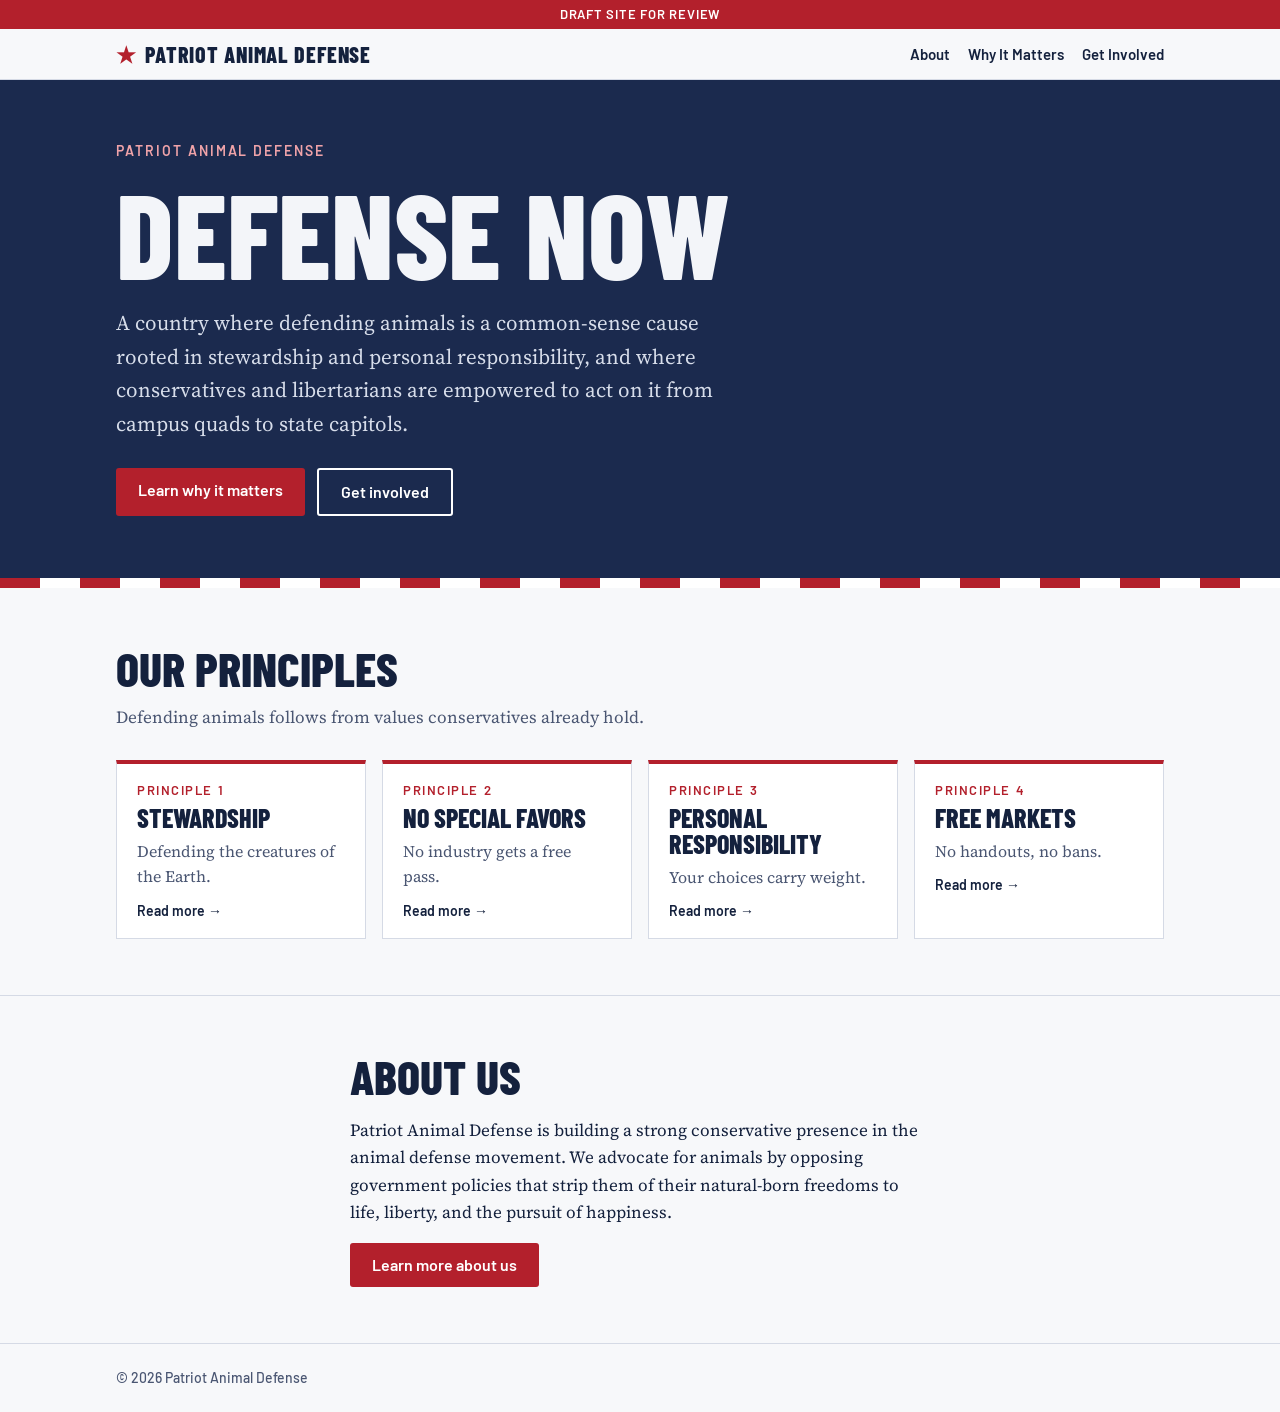
<file: index.html>
<!doctype html>
<html lang="en">
<head>
  <meta charset="utf-8">
  <meta name="viewport" content="width=device-width, initial-scale=1">
  <title>Patriot Animal Defense</title>
  <meta name="description" content="Patriot Animal Defense is building a strong conservative presence in the animal defense movement.">
  <link rel="preconnect" href="https://fonts.googleapis.com">
  <link rel="stylesheet" href="https://fonts.googleapis.com/css2?family=Barlow+Condensed:wght@600;800&family=Source+Serif+4:opsz,wght@8..60,400;8..60,600&family=Barlow:wght@500;600&display=swap">
  <link rel="stylesheet" href="styles.css">
</head>
<body>
  <a class="skip" href="#main">Skip to main content</a>
  <div class="draft">Draft site for review</div>

  <nav aria-label="Main"><div class="wrap">
    <a class="logo" href="index.html"><span class="star" aria-hidden="true">&#9733;</span> Patriot Animal Defense</a>
    <ul>
      <li><a href="about.html">About</a></li>
      <li><a href="why-it-matters.html">Why It Matters</a></li>
      <li><a href="contact.html">Get Involved</a></li>
    </ul>
  </div></nav>

  <main id="main" tabindex="-1">
  <header class="hero"><div class="wrap">
    <div class="eyebrow">Patriot Animal Defense</div>
    <h1>Defense Now</h1>
    <p class="vision">A country where defending animals is a common-sense cause rooted in stewardship and personal responsibility, and where conservatives and libertarians are empowered to act on it from campus quads to state capitols.</p>
    <div class="btns">
      <a class="btn primary" href="why-it-matters.html">Learn why it matters</a>
      <a class="btn ghost" href="contact.html">Get involved</a>
    </div>
  </div></header>

  <section><div class="wrap">
    <h2>Our principles</h2>
    <p class="lede">Defending animals follows from values conservatives already hold.</p>
    <div class="cards">
      <a class="card" href="why-it-matters.html#stewardship"><span class="n">Principle 1</span><h3>Stewardship</h3><p>Defending the creatures of the Earth.</p><span class="go">Read more &rarr;</span></a>
      <a class="card" href="why-it-matters.html#no-special-favors"><span class="n">Principle 2</span><h3>No Special Favors</h3><p>No industry gets a free pass.</p><span class="go">Read more &rarr;</span></a>
      <a class="card" href="why-it-matters.html#personal-responsibility"><span class="n">Principle 3</span><h3>Personal Responsibility</h3><p>Your choices carry weight.</p><span class="go">Read more &rarr;</span></a>
      <a class="card" href="why-it-matters.html#free-markets"><span class="n">Principle 4</span><h3>Free Markets</h3><p>No handouts, no bans.</p><span class="go">Read more &rarr;</span></a>
    </div>
  </div></section>

  <section class="band"><div class="wrap text">
    <h2>About us</h2>
    <p>Patriot Animal Defense is building a strong conservative presence in the animal defense movement. We advocate for animals by opposing government policies that strip them of their natural-born freedoms to life, liberty, and the pursuit of happiness.</p>
    <div class="btns"><a class="btn primary" href="about.html">Learn more about us</a></div>
  </div></section>
  </main>

  <footer><div class="wrap">&copy; 2026 Patriot Animal Defense</div></footer>
</body>
</html>
</file>
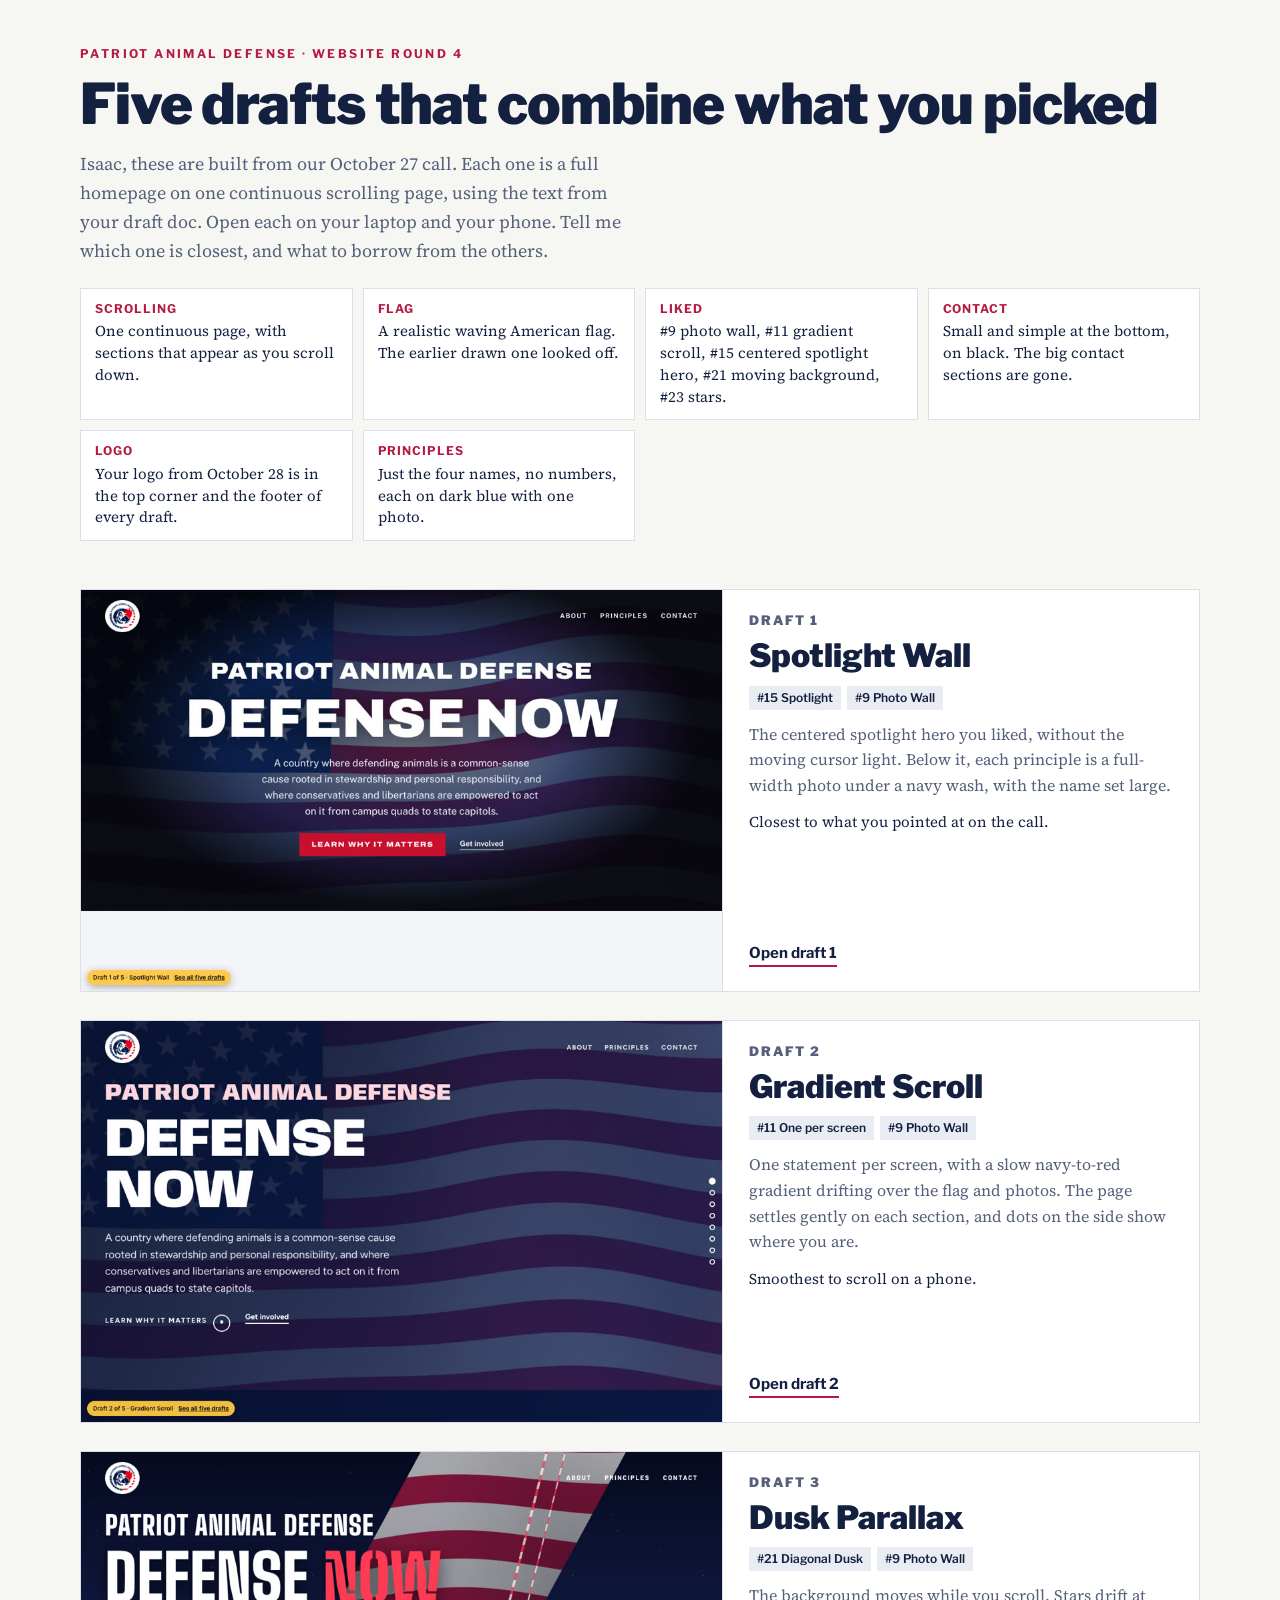
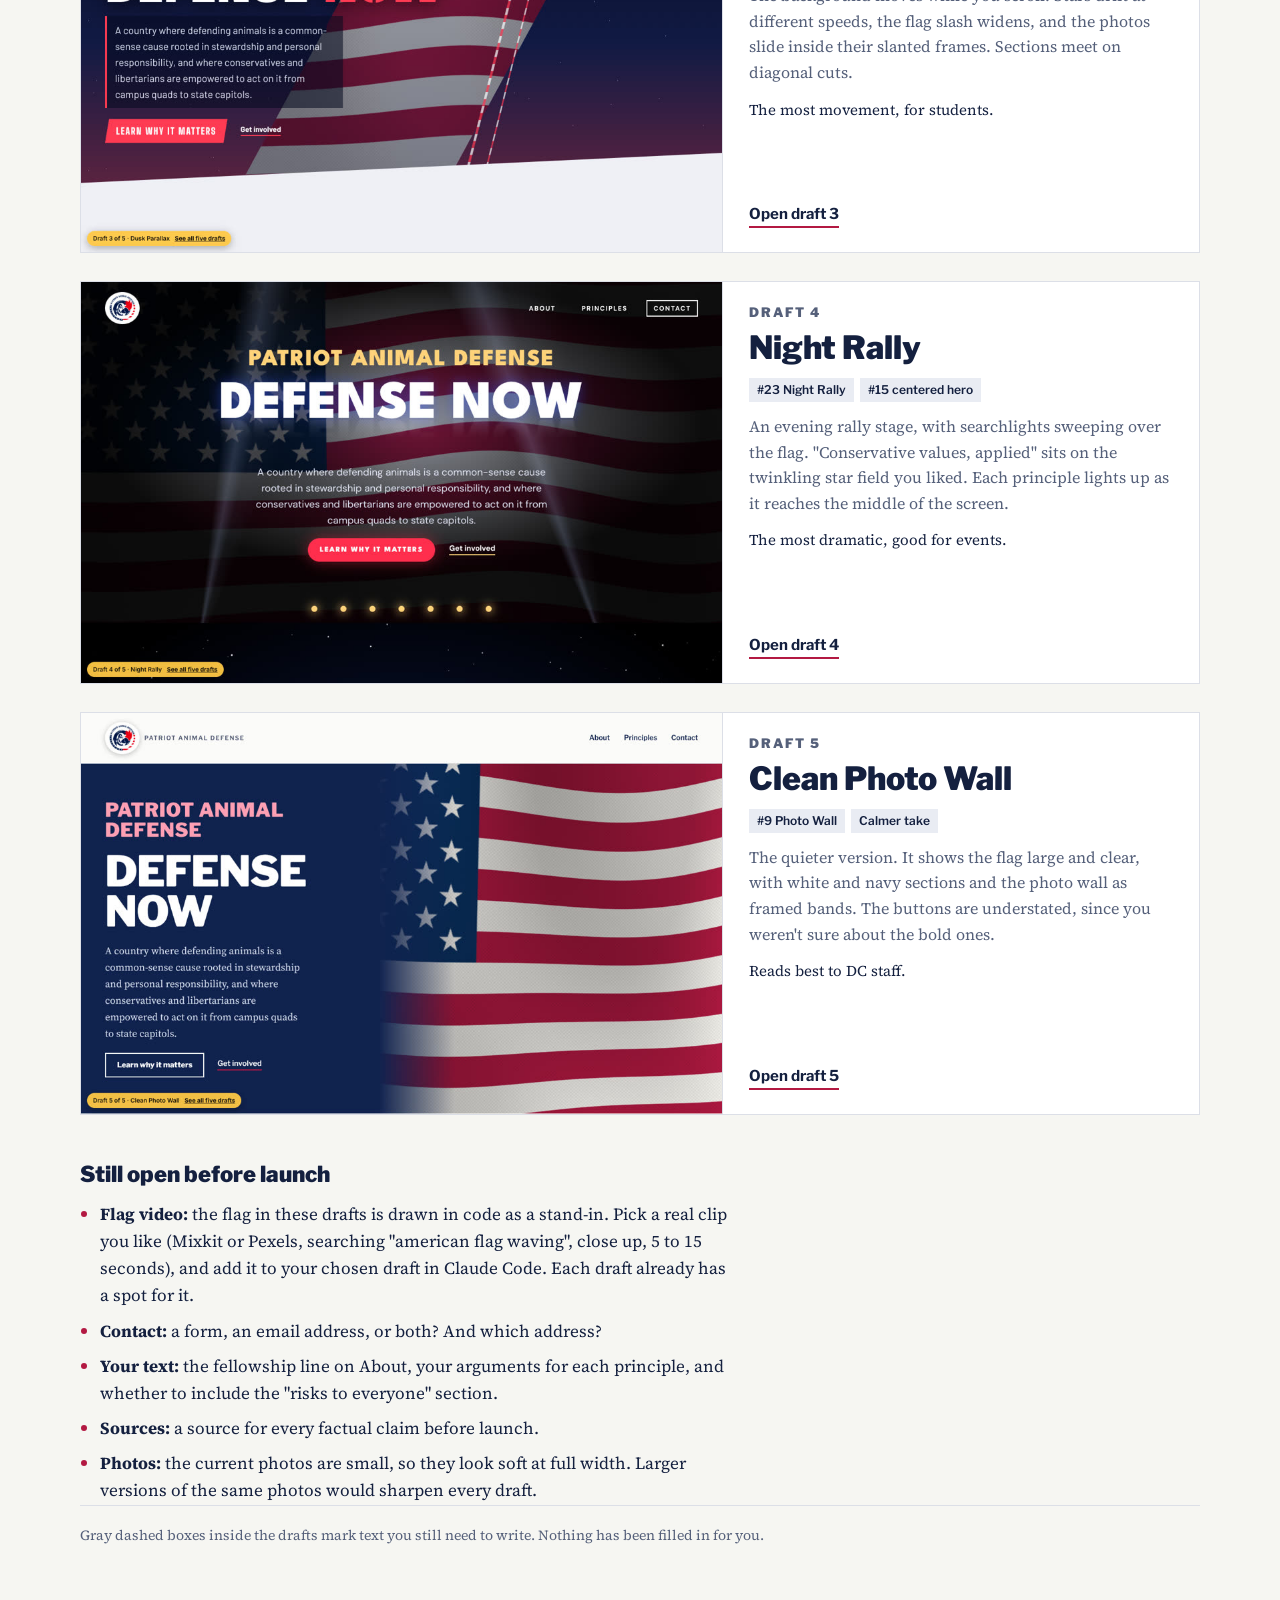
<file: drafts/index.html>
<!doctype html>
<html lang="en">
<head>
<meta charset="utf-8">
<meta name="viewport" content="width=device-width, initial-scale=1, viewport-fit=cover">
<title>PAD Combined Drafts</title>
<meta name="claude:viewport-fit-sides" content="cover">
<link rel="stylesheet" href="https://fonts.googleapis.com/css2?family=Libre+Franklin:wght@500;700;900&family=Source+Serif+4:opsz,wght@8..60,400;8..60,600&display=swap">
<style>
/* Layout: a short brief (what Isaac picked), then the five drafts as large preview cards, then what is still open. */
:root{--bg:#f6f6f2;--card:#ffffff;--fg:#14203f;--muted:#55607a;--line:#dcdfe7;--accent:#b31942;--chip:#e9ecf3;
 --disp:"Libre Franklin","Helvetica Neue",Arial,sans-serif;--body:"Source Serif 4",Georgia,serif}
@media (prefers-color-scheme:dark){:root:not([data-theme="light"]){--bg:#0d1222;--card:#141b30;--fg:#e9ecf5;--muted:#a3adc6;--line:#28314a;--accent:#ff6b84;--chip:#1d2640;color-scheme:dark}}
:root[data-theme="dark"]{--bg:#0d1222;--card:#141b30;--fg:#e9ecf5;--muted:#a3adc6;--line:#28314a;--accent:#ff6b84;--chip:#1d2640;color-scheme:dark}
*{box-sizing:border-box;min-width:0}
body{background:var(--bg);color:var(--fg);font:400 17px/1.6 var(--body);padding-left:max(16px,env(safe-area-inset-left,0px));padding-right:max(16px,env(safe-area-inset-right,0px));padding-block:40px 72px}
.wrap{max-width:1120px;margin:0 auto;display:flex;flex-direction:column;gap:48px}
h1,h2,h3{font-family:var(--disp);margin:0;text-wrap:balance;line-height:1.08}
h1{font-size:clamp(34px,5.4vw,56px);font-weight:900;letter-spacing:-.02em}
h2{font-size:22px;font-weight:900}
p{margin:0}
.eyebrow{font:700 12px/1 var(--disp);letter-spacing:.2em;text-transform:uppercase;color:var(--accent);margin-bottom:14px}
.intro p.lede{margin-top:16px;max-width:62ch;color:var(--muted);font-size:18px}
.heard{display:grid;grid-template-columns:repeat(auto-fit,minmax(240px,1fr));gap:10px;list-style:none;margin:22px 0 0;padding:0}
.heard li{background:var(--card);border:1px solid var(--line);padding:12px 14px;font-size:15px;line-height:1.45}
.heard b{display:block;font:700 12px/1.3 var(--disp);letter-spacing:.08em;text-transform:uppercase;color:var(--accent);margin-bottom:4px}
.drafts{display:flex;flex-direction:column;gap:28px}
.d{display:grid;grid-template-columns:minmax(0,1.35fr) minmax(0,1fr);background:var(--card);border:1px solid var(--line)}
.d a.shot{display:block;position:relative;overflow:hidden;border-right:1px solid var(--line)}
.d a.shot img{display:block;width:100%;height:100%;object-fit:cover;object-position:top;aspect-ratio:16/10;max-width:100%;transition:transform .5s}
.d a.shot:hover img{transform:scale(1.02)}
.d .t{padding:24px 26px;display:flex;flex-direction:column;gap:12px}
.d .num{font:900 13px/1 var(--disp);letter-spacing:.14em;text-transform:uppercase;color:var(--muted)}
.d h3{font-size:clamp(24px,3vw,32px);font-weight:900}
.from{display:flex;flex-wrap:wrap;gap:6px}
.from span{background:var(--chip);font:600 12px/1 var(--disp);padding:6px 8px}
.d p{color:var(--muted);font-size:16px}
.d .best{color:var(--fg);font-size:15px}
.open{align-self:flex-start;margin-top:auto;font:700 15px/1 var(--disp);color:var(--fg);text-decoration:none;border-bottom:2px solid var(--accent);padding:10px 0 4px}
.open:hover{color:var(--accent)}
.open:focus-visible,.shot:focus-visible{outline:3px solid var(--accent);outline-offset:3px}
.todo h2{margin-bottom:14px}
.todo ul{margin:0;padding-left:20px;display:flex;flex-direction:column;gap:8px;max-width:72ch}
.todo li::marker{color:var(--accent)}
.note{font-size:14px;color:var(--muted);border-top:1px solid var(--line);padding-top:18px}
@media (max-width:760px){.d{grid-template-columns:1fr}.d a.shot{border-right:0;border-bottom:1px solid var(--line)}}
</style>

<div class="wrap">
  <header class="intro">
    <p class="eyebrow">Patriot Animal Defense · website round 4</p>
    <h1>Five drafts that combine what you picked</h1>
    <p class="lede">Isaac, these are built from our October 27 call. Each one is a full homepage on one continuous scrolling page, using the text from your draft doc. Open each on your laptop and your phone. Tell me which one is closest, and what to borrow from the others.</p>
    <ul class="heard">
      <li><b>Scrolling</b>One continuous page, with sections that appear as you scroll down.</li>
      <li><b>Flag</b>A realistic waving American flag. The earlier drawn one looked off.</li>
      <li><b>Liked</b>#9 photo wall, #11 gradient scroll, #15 centered spotlight hero, #21 moving background, #23 stars.</li>
      <li><b>Contact</b>Small and simple at the bottom, on black. The big contact sections are gone.</li>
      <li><b>Logo</b>Your logo from October 28 is in the top corner and the footer of every draft.</li>
      <li><b>Principles</b>Just the four names, no numbers, each on dark blue with one photo.</li>
    </ul>
  </header>

  <section class="drafts" aria-label="Drafts">
    <article class="d">
      <a class="shot" href="d1.html" aria-label="Open draft 1, Spotlight Wall"><img src="thumb-d1.jpg" alt="Draft 1: centered DEFENSE NOW headline in a pool of light over a dark waving flag"></a>
      <div class="t"><p class="num">Draft 1</p><h3>Spotlight Wall</h3>
        <div class="from"><span>#15 Spotlight</span><span>#9 Photo Wall</span></div>
        <p>The centered spotlight hero you liked, without the moving cursor light. Below it, each principle is a full-width photo under a navy wash, with the name set large.</p>
        <p class="best">Closest to what you pointed at on the call.</p>
        <a class="open" href="d1.html">Open draft 1</a></div>
    </article>
    <article class="d">
      <a class="shot" href="d2.html" aria-label="Open draft 2, Gradient Scroll"><img src="thumb-d2.jpg" alt="Draft 2: wide DEFENSE NOW headline over the flag with a navy and red gradient, progress dots on the right"></a>
      <div class="t"><p class="num">Draft 2</p><h3>Gradient Scroll</h3>
        <div class="from"><span>#11 One per screen</span><span>#9 Photo Wall</span></div>
        <p>One statement per screen, with a slow navy-to-red gradient drifting over the flag and photos. The page settles gently on each section, and dots on the side show where you are.</p>
        <p class="best">Smoothest to scroll on a phone.</p>
        <a class="open" href="d2.html">Open draft 2</a></div>
    </article>
    <article class="d">
      <a class="shot" href="d3.html" aria-label="Open draft 3, Dusk Parallax"><img src="thumb-d3.jpg" alt="Draft 3: stencil DEFENSE NOW headline with the flag in a diagonal slash across a dusk sky"></a>
      <div class="t"><p class="num">Draft 3</p><h3>Dusk Parallax</h3>
        <div class="from"><span>#21 Diagonal Dusk</span><span>#9 Photo Wall</span></div>
        <p>The background moves while you scroll. Stars drift at different speeds, the flag slash widens, and the photos slide inside their slanted frames. Sections meet on diagonal cuts.</p>
        <p class="best">The most movement, for students.</p>
        <a class="open" href="d3.html">Open draft 3</a></div>
    </article>
    <article class="d">
      <a class="shot" href="d4.html" aria-label="Open draft 4, Night Rally"><img src="thumb-d4.jpg" alt="Draft 4: glowing DEFENSE NOW headline on a dark stage with searchlights and footlights over the flag"></a>
      <div class="t"><p class="num">Draft 4</p><h3>Night Rally</h3>
        <div class="from"><span>#23 Night Rally</span><span>#15 centered hero</span></div>
        <p>An evening rally stage, with searchlights sweeping over the flag. "Conservative values, applied" sits on the twinkling star field you liked. Each principle lights up as it reaches the middle of the screen.</p>
        <p class="best">The most dramatic, good for events.</p>
        <a class="open" href="d4.html">Open draft 4</a></div>
    </article>
    <article class="d">
      <a class="shot" href="d5.html" aria-label="Open draft 5, Clean Photo Wall"><img src="thumb-d5.jpg" alt="Draft 5: light page with a navy DEFENSE NOW panel beside a large realistic waving flag"></a>
      <div class="t"><p class="num">Draft 5</p><h3>Clean Photo Wall</h3>
        <div class="from"><span>#9 Photo Wall</span><span>Calmer take</span></div>
        <p>The quieter version. It shows the flag large and clear, with white and navy sections and the photo wall as framed bands. The buttons are understated, since you weren't sure about the bold ones.</p>
        <p class="best">Reads best to DC staff.</p>
        <a class="open" href="d5.html">Open draft 5</a></div>
    </article>
  </section>

  <section class="todo" aria-labelledby="open">
    <h2 id="open">Still open before launch</h2>
    <ul>
            <li><b>Flag video:</b> the flag in these drafts is drawn in code as a stand-in. Pick a real clip you like (Mixkit or Pexels, searching "american flag waving", close up, 5 to 15 seconds), and add it to your chosen draft in Claude Code. Each draft already has a spot for it.</li>
      <li><b>Contact:</b> a form, an email address, or both? And which address?</li>
      <li><b>Your text:</b> the fellowship line on About, your arguments for each principle, and whether to include the "risks to everyone" section.</li>
      <li><b>Sources:</b> a source for every factual claim before launch.</li>
      <li><b>Photos:</b> the current photos are small, so they look soft at full width. Larger versions of the same photos would sharpen every draft.</li>
    </ul>
    <p class="note">Gray dashed boxes inside the drafts mark text you still need to write. Nothing has been filled in for you.</p>
  </section>
</div>

</html>
</file>
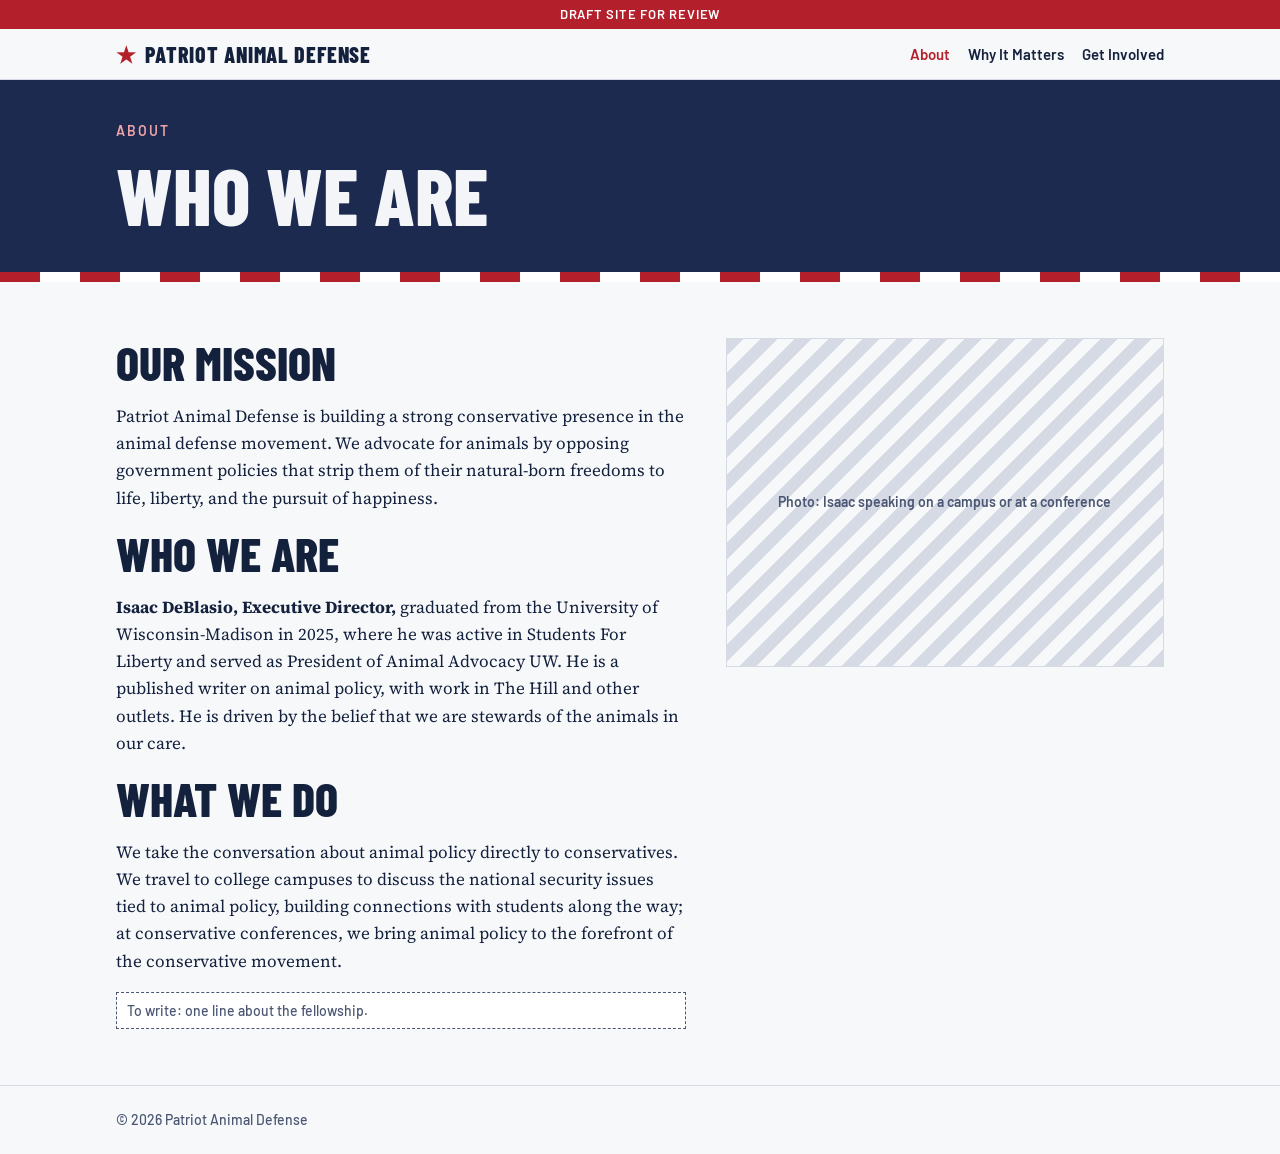
<file: about.html>
<!doctype html>
<html lang="en">
<head>
  <meta charset="utf-8">
  <meta name="viewport" content="width=device-width, initial-scale=1">
  <title>About | Patriot Animal Defense</title>
  <meta name="description" content="Who we are at Patriot Animal Defense: our mission, our Executive Director, and what we do on campuses and at conservative conferences.">
  <link rel="preconnect" href="https://fonts.googleapis.com">
  <link rel="stylesheet" href="https://fonts.googleapis.com/css2?family=Barlow+Condensed:wght@600;800&family=Source+Serif+4:opsz,wght@8..60,400;8..60,600&family=Barlow:wght@500;600&display=swap">
  <link rel="stylesheet" href="styles.css">
</head>
<body>
  <a class="skip" href="#main">Skip to main content</a>
  <div class="draft">Draft site for review</div>

  <nav aria-label="Main"><div class="wrap">
    <a class="logo" href="index.html"><span class="star" aria-hidden="true">&#9733;</span> Patriot Animal Defense</a>
    <ul>
      <li><a href="about.html" aria-current="page">About</a></li>
      <li><a href="why-it-matters.html">Why It Matters</a></li>
      <li><a href="contact.html">Get Involved</a></li>
    </ul>
  </div></nav>

  <main id="main" tabindex="-1">
  <header class="hero small"><div class="wrap">
    <div class="eyebrow">About</div>
    <h1>Who we are</h1>
  </div></header>

  <section><div class="wrap about">
    <div>
      <h2>Our mission</h2>
      <p>Patriot Animal Defense is building a strong conservative presence in the animal defense movement. We advocate for animals by opposing government policies that strip them of their natural-born freedoms to life, liberty, and the pursuit of happiness.</p>

      <h2>Who we are</h2>
      <p><strong>Isaac DeBlasio, Executive Director,</strong> graduated from the University of Wisconsin-Madison in 2025, where he was active in Students For Liberty and served as President of Animal Advocacy UW. He is a published writer on animal policy, with work in The Hill and other outlets. He is driven by the belief that we are stewards of the animals in our care.</p>

      <h2>What we do</h2>
      <p>We take the conversation about animal policy directly to conservatives. We travel to college campuses to discuss the national security issues tied to animal policy, building connections with students along the way; at conservative conferences, we bring animal policy to the forefront of the conservative movement.</p>
      <p class="todo">To write: one line about the fellowship.</p>
    </div>
    <div class="photo">Photo: Isaac speaking on a campus or at a conference</div>
  </div></section>
  </main>

  <footer><div class="wrap">&copy; 2026 Patriot Animal Defense</div></footer>
</body>
</html>
</file>
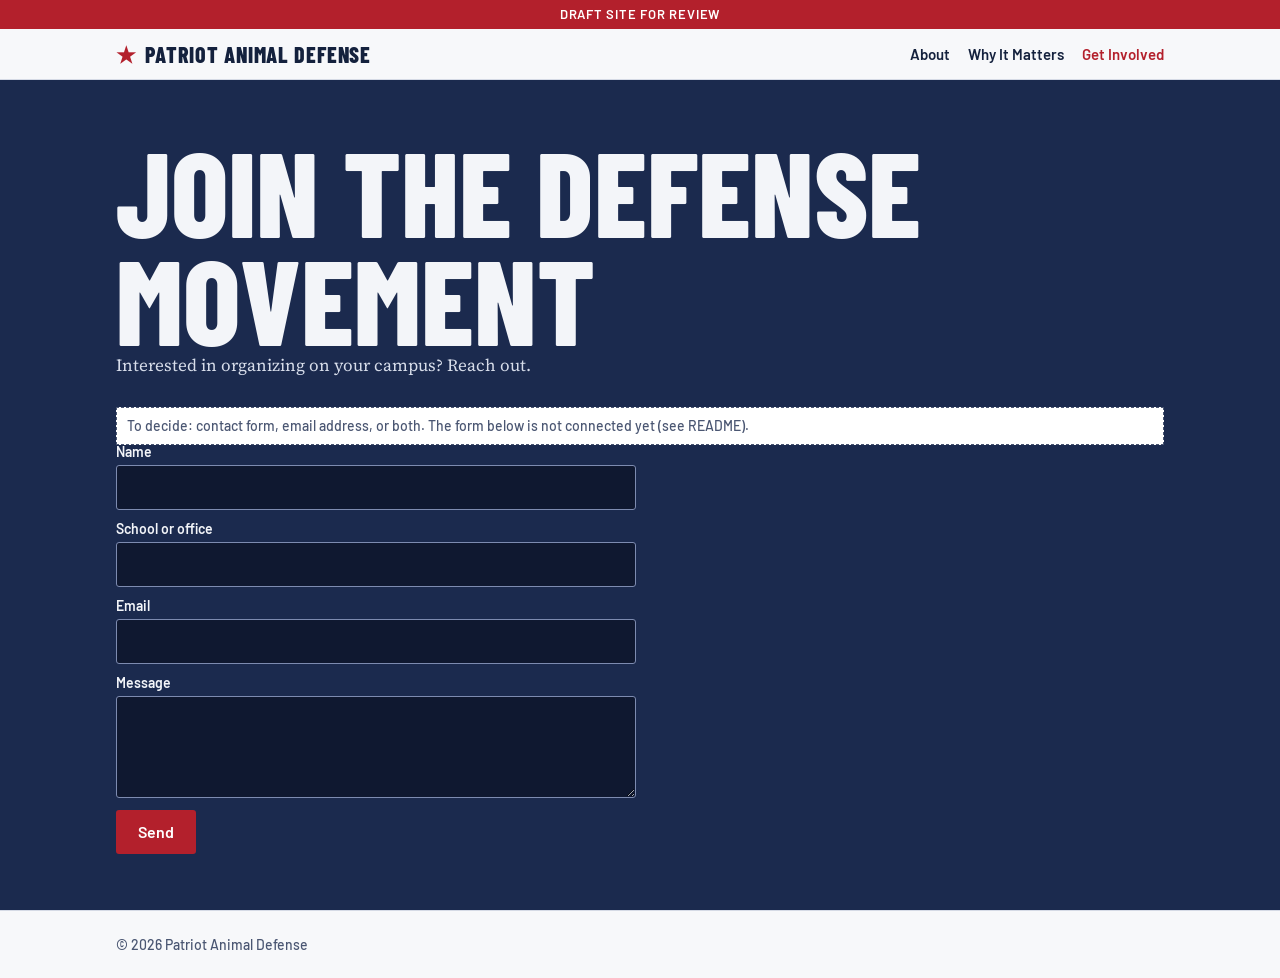
<file: contact.html>
<!doctype html>
<html lang="en">
<head>
  <meta charset="utf-8">
  <meta name="viewport" content="width=device-width, initial-scale=1">
  <title>Get Involved | Patriot Animal Defense</title>
  <meta name="description" content="Get involved with Patriot Animal Defense. Interested in organizing on your campus? Reach out.">
  <link rel="preconnect" href="https://fonts.googleapis.com">
  <link rel="stylesheet" href="https://fonts.googleapis.com/css2?family=Barlow+Condensed:wght@600;800&family=Source+Serif+4:opsz,wght@8..60,400;8..60,600&family=Barlow:wght@500;600&display=swap">
  <link rel="stylesheet" href="styles.css">
</head>
<body>
  <a class="skip" href="#main">Skip to main content</a>
  <div class="draft">Draft site for review</div>

  <nav aria-label="Main"><div class="wrap">
    <a class="logo" href="index.html"><span class="star" aria-hidden="true">&#9733;</span> Patriot Animal Defense</a>
    <ul>
      <li><a href="about.html">About</a></li>
      <li><a href="why-it-matters.html">Why It Matters</a></li>
      <li><a href="contact.html" aria-current="page">Get Involved</a></li>
    </ul>
  </div></nav>

  <main id="main" tabindex="-1">
  <section class="contact"><div class="wrap">
    <h1>Join the defense movement</h1>
    <p class="lede">Interested in organizing on your campus? Reach out.</p>
    <p class="todo">To decide: contact form, email address, or both. The form below is not connected yet (see README).</p>
    <form name="contact" method="POST" data-netlify="true">
      <label for="f-name">Name<input id="f-name" name="name" type="text" autocomplete="name" required></label>
      <label for="f-school">School or office<input id="f-school" name="school" type="text"></label>
      <label for="f-email">Email<input id="f-email" name="email" type="email" autocomplete="email" required></label>
      <label for="f-msg">Message<textarea id="f-msg" name="message" rows="4"></textarea></label>
      <div><button class="btn primary" type="submit">Send</button></div>
    </form>
  </div></section>
  </main>

  <footer><div class="wrap">&copy; 2026 Patriot Animal Defense</div></footer>
</body>
</html>
</file>
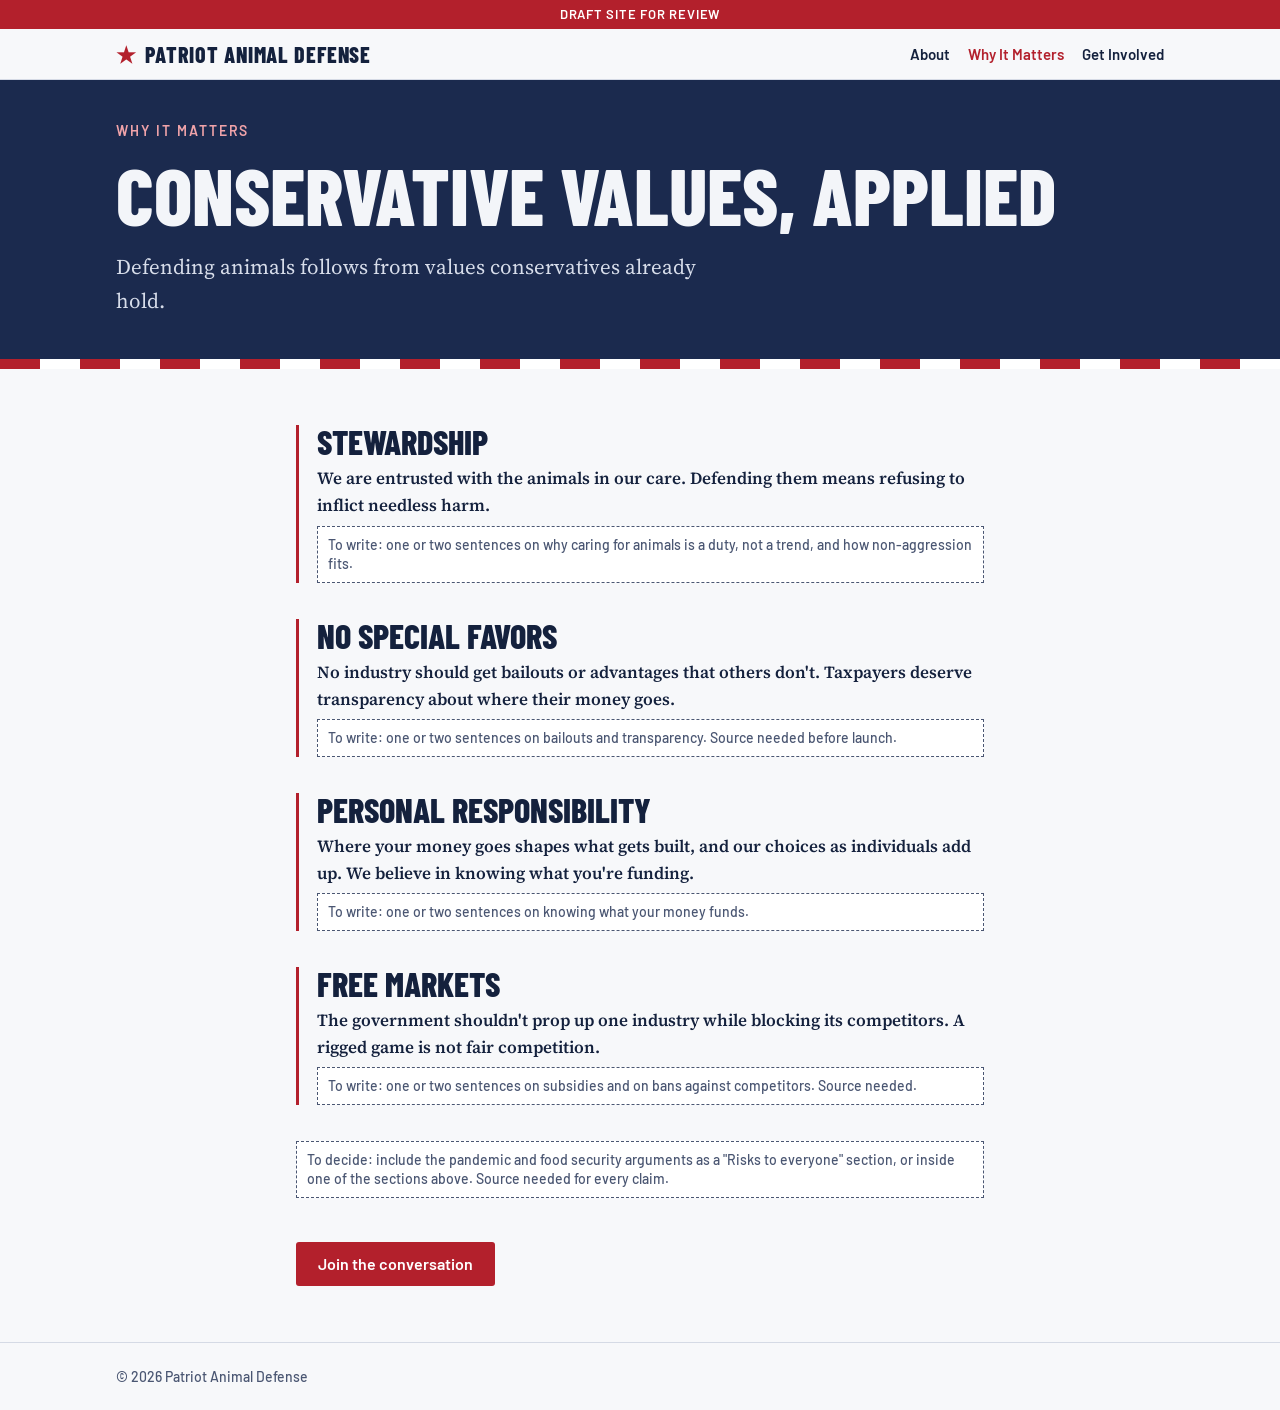
<file: why-it-matters.html>
<!doctype html>
<html lang="en">
<head>
  <meta charset="utf-8">
  <meta name="viewport" content="width=device-width, initial-scale=1">
  <title>Why It Matters | Patriot Animal Defense</title>
  <meta name="description" content="Why defending animals follows from values conservatives already hold: stewardship, no special favors, personal responsibility and free markets.">
  <link rel="preconnect" href="https://fonts.googleapis.com">
  <link rel="stylesheet" href="https://fonts.googleapis.com/css2?family=Barlow+Condensed:wght@600;800&family=Source+Serif+4:opsz,wght@8..60,400;8..60,600&family=Barlow:wght@500;600&display=swap">
  <link rel="stylesheet" href="styles.css">
</head>
<body>
  <a class="skip" href="#main">Skip to main content</a>
  <div class="draft">Draft site for review</div>

  <nav aria-label="Main"><div class="wrap">
    <a class="logo" href="index.html"><span class="star" aria-hidden="true">&#9733;</span> Patriot Animal Defense</a>
    <ul>
      <li><a href="about.html">About</a></li>
      <li><a href="why-it-matters.html" aria-current="page">Why It Matters</a></li>
      <li><a href="contact.html">Get Involved</a></li>
    </ul>
  </div></nav>

  <main id="main" tabindex="-1">
  <header class="hero small"><div class="wrap">
    <div class="eyebrow">Why It Matters</div>
    <h1>Conservative values, applied</h1>
    <p class="vision">Defending animals follows from values conservatives already hold.</p>
  </div></header>

  <section><div class="wrap why">
    <article id="stewardship">
      <h2>Stewardship</h2>
      <p class="long">We are entrusted with the animals in our care. Defending them means refusing to inflict needless harm.</p>
      <p class="todo">To write: one or two sentences on why caring for animals is a duty, not a trend, and how non-aggression fits.</p>
    </article>

    <article id="no-special-favors">
      <h2>No Special Favors</h2>
      <p class="long">No industry should get bailouts or advantages that others don't. Taxpayers deserve transparency about where their money goes.</p>
      <p class="todo">To write: one or two sentences on bailouts and transparency. Source needed before launch.</p>
    </article>

    <article id="personal-responsibility">
      <h2>Personal Responsibility</h2>
      <p class="long">Where your money goes shapes what gets built, and our choices as individuals add up. We believe in knowing what you're funding.</p>
      <p class="todo">To write: one or two sentences on knowing what your money funds.</p>
    </article>

    <article id="free-markets">
      <h2>Free Markets</h2>
      <p class="long">The government shouldn't prop up one industry while blocking its competitors. A rigged game is not fair competition.</p>
      <p class="todo">To write: one or two sentences on subsidies and on bans against competitors. Source needed.</p>
    </article>

    <p class="todo">To decide: include the pandemic and food security arguments as a "Risks to everyone" section, or inside one of the sections above. Source needed for every claim.</p>

    <div class="btns"><a class="btn primary" href="contact.html">Join the conversation</a></div>
  </div></section>
  </main>

  <footer><div class="wrap">&copy; 2026 Patriot Animal Defense</div></footer>
</body>
</html>
</file>
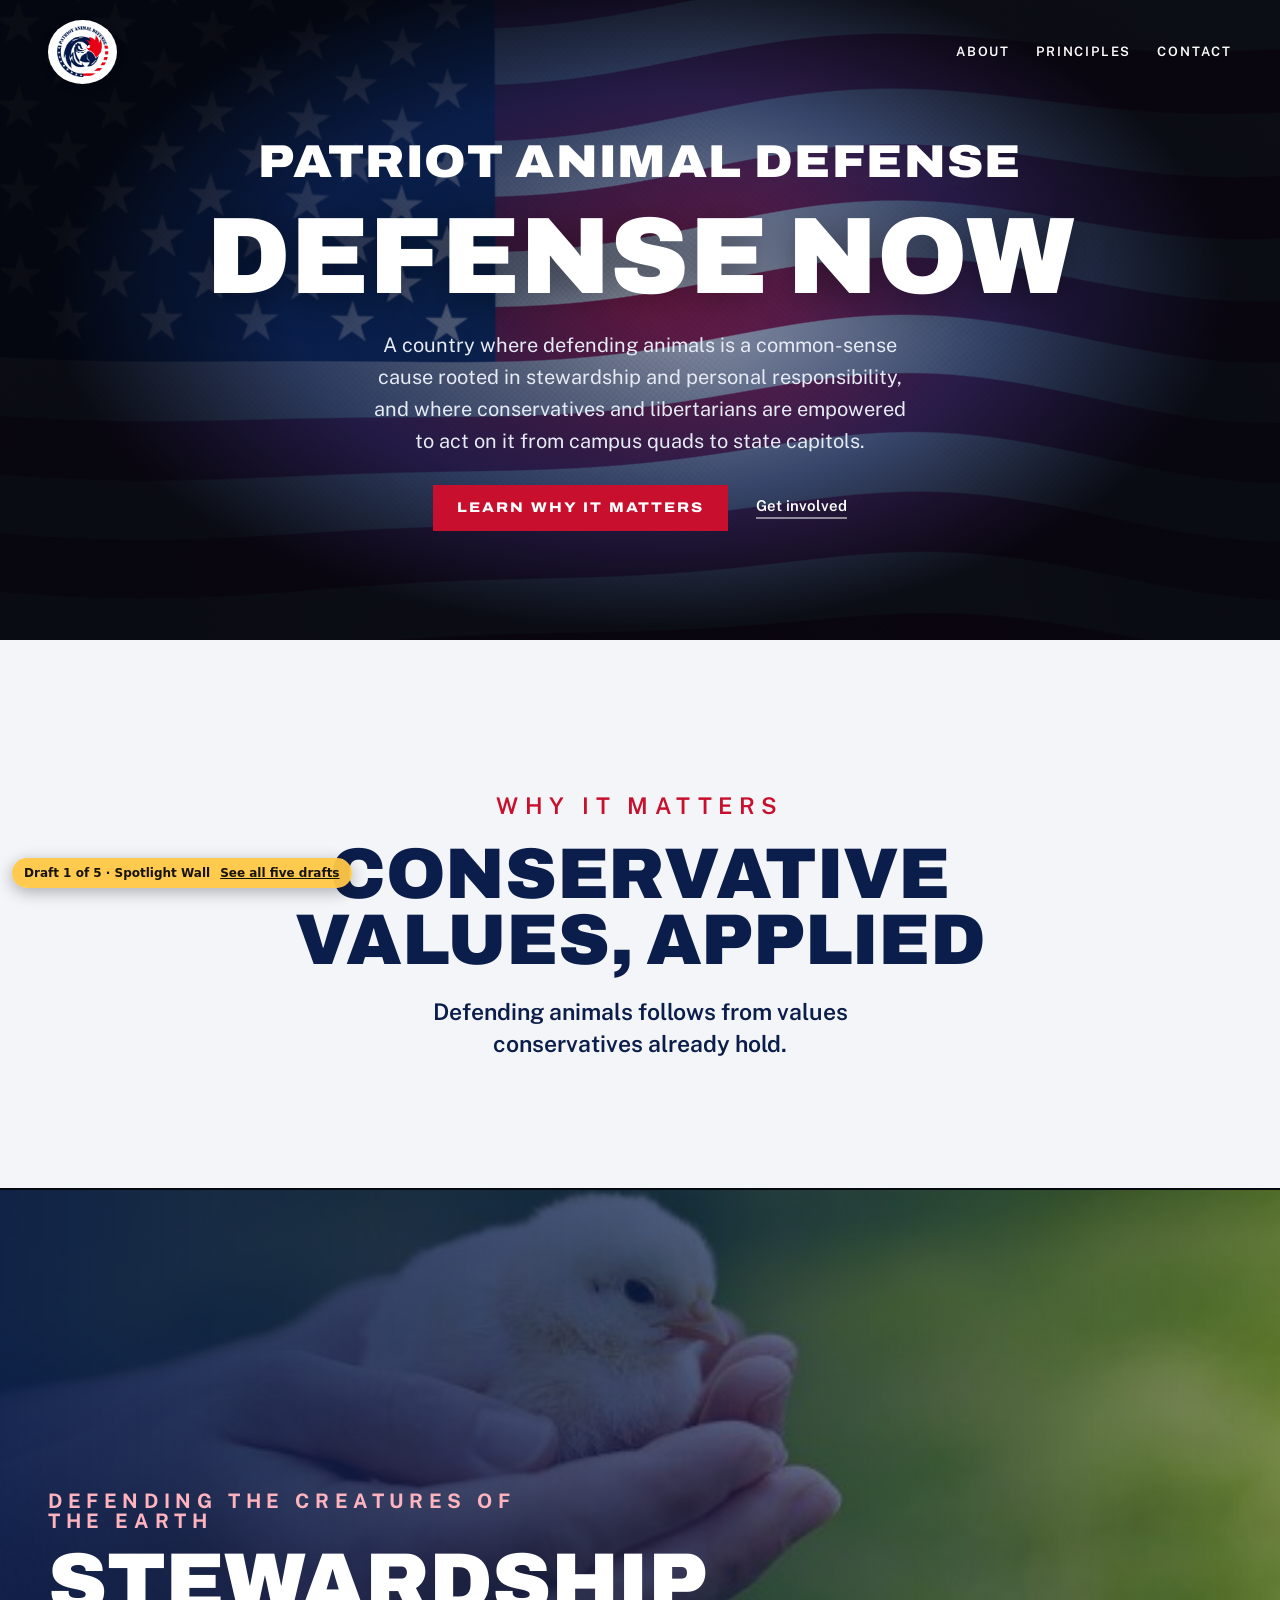
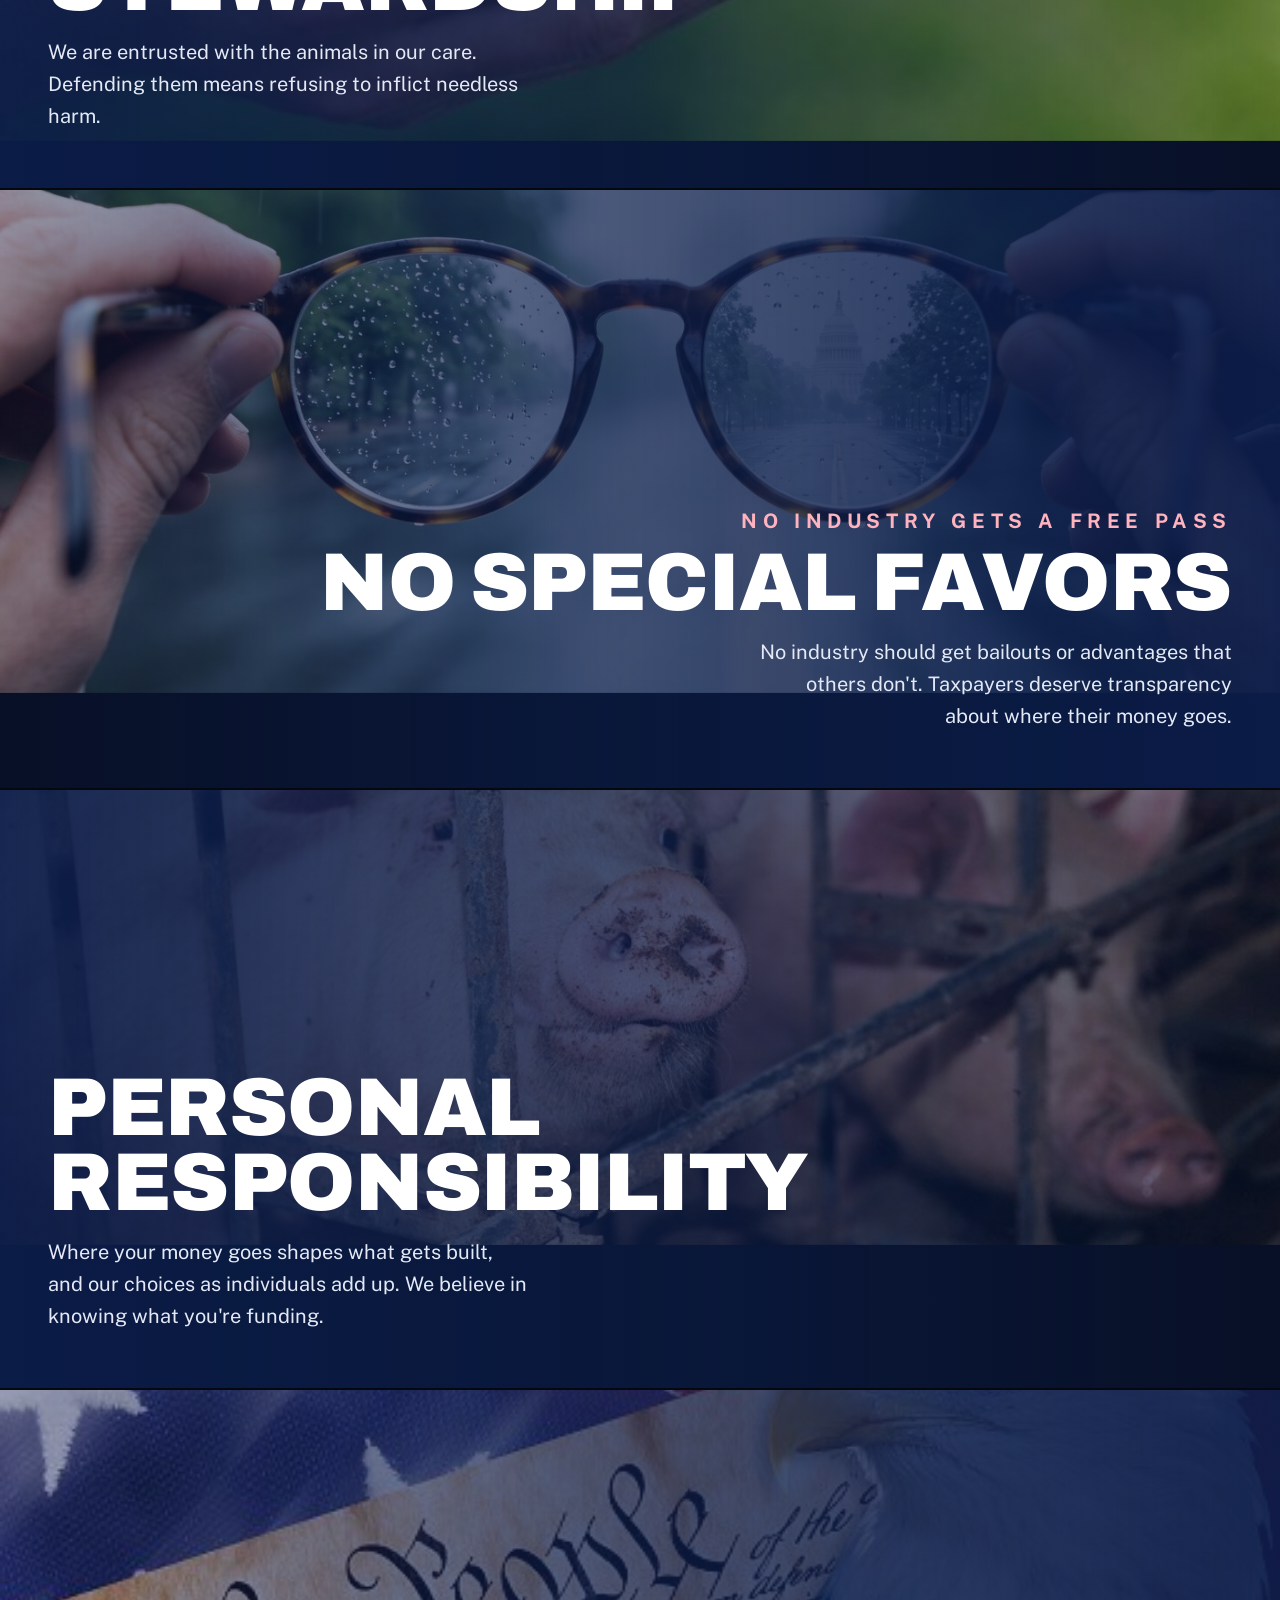
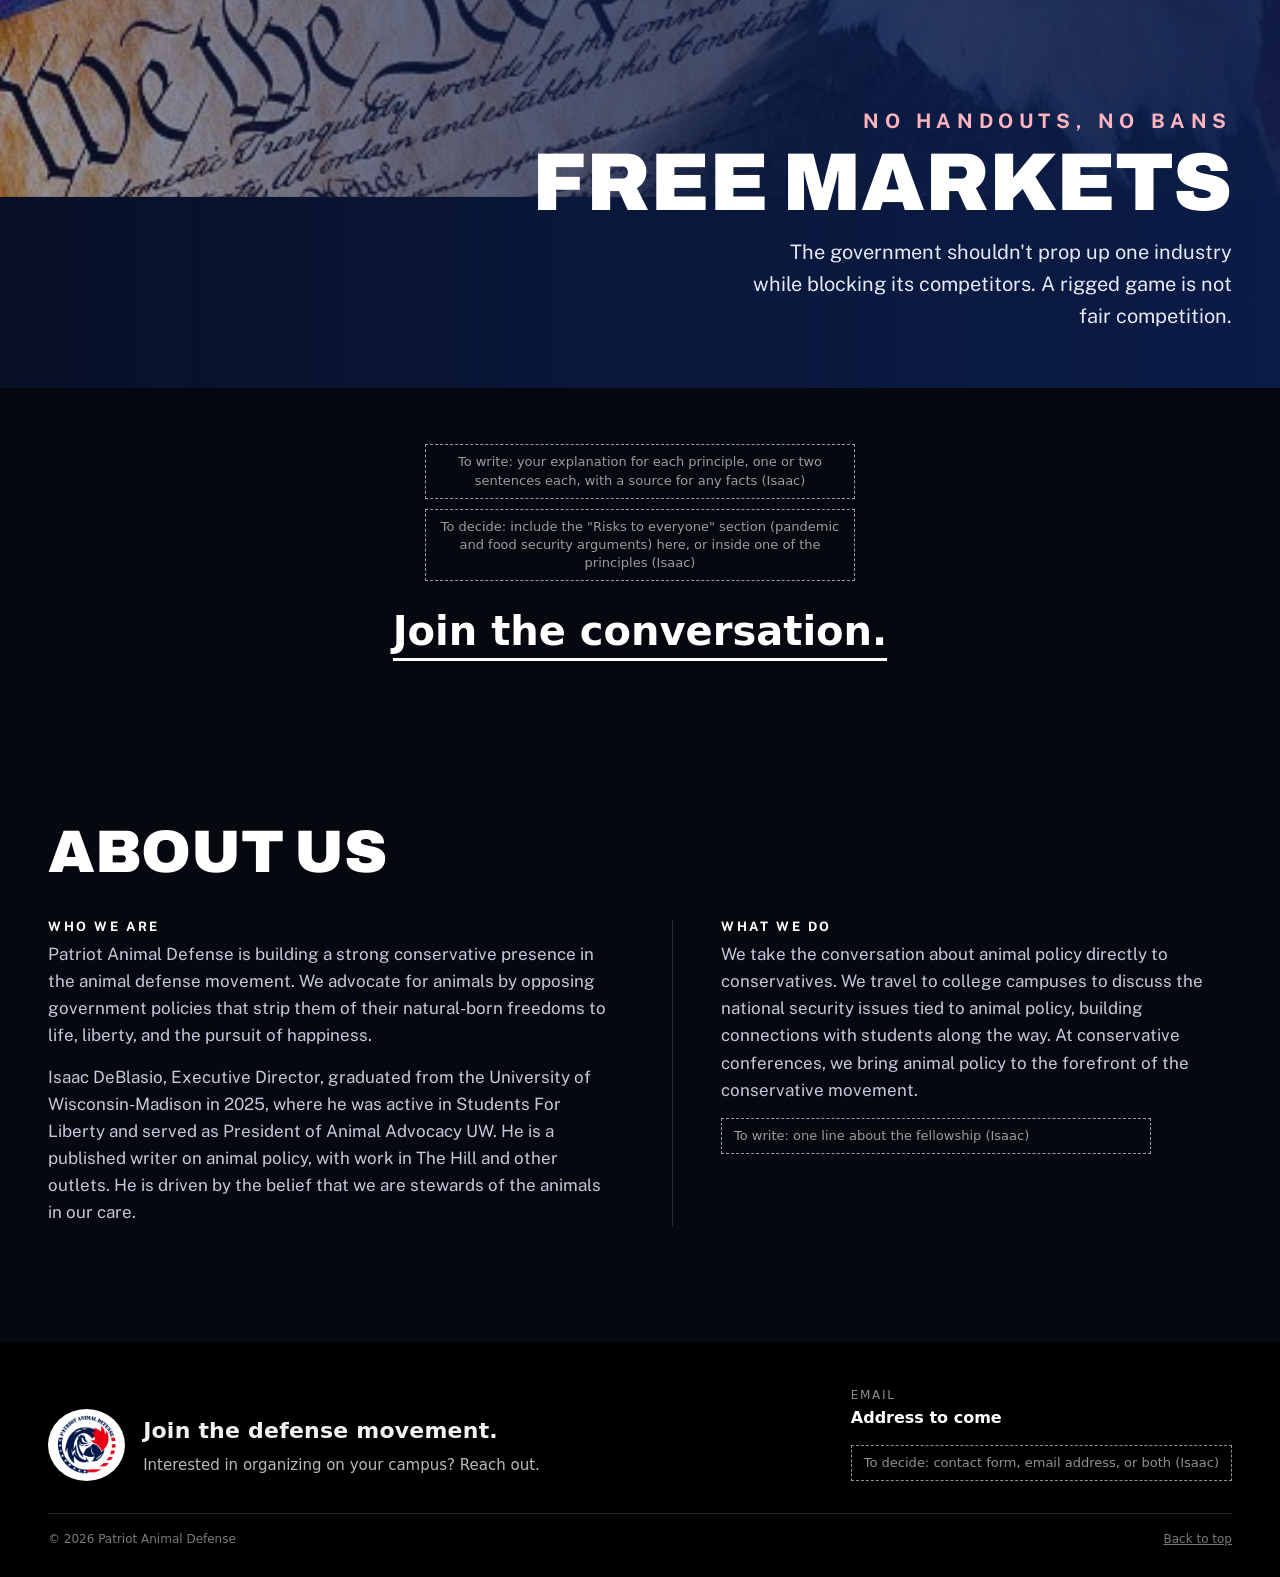
<file: drafts/d1.html>
<!doctype html>
<html lang="en">
<head>
<meta charset="utf-8">
<meta name="viewport" content="width=device-width, initial-scale=1, viewport-fit=cover">
<title>PAD Draft 1: Spotlight Wall</title>
<link rel="stylesheet" href="https://fonts.googleapis.com/css2?family=Archivo:wdth,wght@62..125,500..900&family=Public+Sans:wght@400;600&display=swap">
<link rel="stylesheet" href="base.css">
<style>
/* Layout: centered spotlight hero over the flag (#15), then each principle as a full-bleed photo (#9), black contact. */
:root{--ink:#06080f;--navy:#0b1d4a;--wash:11,29,74;--red:#c8102e;--snow:#f4f5f8;--muted:#c3cadb;
 --disp:"Archivo","Arial Narrow",sans-serif;--body:"Public Sans",system-ui,sans-serif;color-scheme:dark}
body{background:var(--ink);color:#fff;font:400 17px/1.6 var(--body)}
.x{font-family:var(--disp);font-weight:900;font-stretch:100%;text-transform:uppercase;line-height:.92;letter-spacing:-.005em}
.lbl{font:700 12px/1 var(--body);letter-spacing:.28em;text-transform:uppercase}

nav.top{position:absolute;z-index:5;inset:0 0 auto 0;display:flex;flex-wrap:wrap;align-items:center;gap:6px 26px;padding-block:20px}
nav.top .brand{margin-right:auto;font:900 22px/1 var(--disp);font-stretch:125%;letter-spacing:.08em;text-decoration:none}
nav.top a:not(.brand){font:600 13px/1 var(--body);letter-spacing:.14em;text-transform:uppercase;text-decoration:none;padding:8px 0;border-bottom:2px solid transparent}
nav.top a:not(.brand):hover{border-color:#fff}

.hero{position:relative;isolation:isolate;overflow:hidden;min-height:640px;display:grid;place-items:center;text-align:center;padding-block:120px 90px}
.hero::before{content:"";position:absolute;inset:0;z-index:-1;
 background:radial-gradient(ellipse 46% 52% at 50% 46%,rgba(var(--wash),.42),rgba(var(--wash),.82) 60%,rgba(4,6,14,.97) 100%)}
.hero .in{display:flex;flex-direction:column;align-items:center;gap:22px;max-width:980px}
.hero .lbl{color:#ffb3bf}
.hero h1{font-size:clamp(52px,8.5vw,124px);text-shadow:0 6px 40px rgba(0,0,0,.45)}
.hero p.vision{max-width:46ch;font-size:clamp(17px,2vw,20px);color:#e6eaf4}
.acts{display:flex;flex-wrap:wrap;gap:14px 28px;justify-content:center;align-items:center;margin-top:6px}
.btn{display:inline-block;background:var(--red);color:#fff;text-decoration:none;font:800 14px/1 var(--disp);font-stretch:115%;letter-spacing:.14em;text-transform:uppercase;padding:16px 24px;transition:background .2s}
.btn:hover{background:#e01b3a}
.tl{font:600 15px/1 var(--body);text-decoration:none;border-bottom:2px solid rgba(255,255,255,.5);padding-bottom:4px}
.tl:hover{border-color:#fff}

.why{background:var(--snow);color:var(--navy);padding-block:clamp(72px,10vw,128px);text-align:center}
.why .lbl{color:var(--red);margin-bottom:20px}
.why h2{font-size:clamp(34px,5.6vw,76px)}
.why p{margin:22px auto 0;max-width:34ch;font-size:clamp(18px,2.2vw,23px);font-weight:600;line-height:1.4}

.wall{list-style:none;margin:0;padding:0}
.shot{position:relative;isolation:isolate;overflow:hidden;min-height:clamp(440px,52vw,600px);display:flex;flex-direction:column;justify-content:flex-end;padding-block:56px;border-top:2px solid var(--ink)}
.shot img{position:absolute;inset:-6% 0;width:100%;height:112%;max-width:none;object-fit:cover;z-index:-2}
.shot::before{content:"";position:absolute;inset:0;z-index:-1;background:linear-gradient(90deg,rgba(var(--wash),.95),rgba(var(--wash),.72) 55%,rgba(var(--wash),.4))}
.shot.rt{align-items:flex-end;text-align:right}
.shot.rt::before{background:linear-gradient(270deg,rgba(var(--wash),.95),rgba(var(--wash),.72) 55%,rgba(var(--wash),.4))}
.shot .lbl{color:#ffb3bf;margin-bottom:14px}
.shot h3{font-size:clamp(34px,6.4vw,84px)}
.shot p{margin-top:16px;max-width:40ch;font-size:clamp(17px,1.9vw,20px);color:#e4e9f5}

.about{background:var(--ink);padding-block:clamp(72px,9vw,120px)}
.about .grid{max-width:1200px;margin:0 auto;display:grid;grid-template-columns:1fr 1fr;gap:40px 64px}
.about .lbl{color:#ffb3bf;margin-bottom:18px;grid-column:1/-1}
.about h2{font-size:clamp(34px,5vw,60px);margin-bottom:18px}
.about p{color:var(--muted);max-width:56ch}
.about p+p{margin-top:14px}
.about h4{margin:0 0 8px;font:700 13px/1 var(--body);letter-spacing:.2em;text-transform:uppercase;color:#fff}
.about .col+.col{border-top:1px solid #222a3d;padding-top:28px}
@media (min-width:760px){.about .col+.col{border-top:0;padding-top:0;border-left:1px solid #222a3d;padding-left:48px}}
@media (max-width:640px){.x{font-stretch:100%}.hero h1{font-size:clamp(52px,15vw,90px)}.why h2{font-size:clamp(32px,9vw,60px)}.shot h3{font-size:clamp(30px,8.6vw,60px)}}
@media (max-width:759px){.about .grid{grid-template-columns:1fr}.shot.rt{align-items:flex-start;text-align:left}.shot::before,.shot.rt::before{background:rgba(var(--wash),.72)}nav.top a:not(.brand):not(:last-child){display:none}}
.hero .name{font:900 clamp(26px,3.6vw,50px)/1 var(--disp);font-stretch:110%;text-transform:uppercase;letter-spacing:.03em;color:#fff}
</style>
</head>
<body id="top">
<div class="draftbar g"><span>Draft 1 of 5 · Spotlight Wall</span><a href="index.html">See all five drafts</a></div>

<header class="hero g">
  <nav class="top g" aria-label="Main"><a class="brand logo" href="#top"><img src="img/pad-logo-360.png" alt="Patriot Animal Defense home" width="360" height="334"></a><a href="#about">About</a><a href="#principles">Principles</a><a href="#contact">Contact</a></nav>
  <canvas data-flag="0.8" aria-hidden="true"></canvas>
  <div class="in">
    <p class="name rv">Patriot Animal Defense</p>
    <h1 class="x rv d1">Defense Now</h1>
    <p class="vision rv d2">A country where defending animals is a common-sense cause rooted in stewardship and personal responsibility, and where conservatives and libertarians are empowered to act on it from campus quads to state capitols.</p>
    <div class="acts rv d3"><a class="btn" href="#principles">Learn why it matters</a><a class="tl" href="#contact">Get involved</a></div>
  </div>
</header>

<section class="why g" aria-labelledby="why">
  <p class="lbl rv">Why it matters</p>
  <h2 class="x rv d1" id="why">Conservative values, applied</h2>
  <p class="rv d2">Defending animals follows from values conservatives already hold.</p>
</section>

<ul class="wall" id="principles" aria-label="Our principles">
  <li class="shot g"><img data-speed="0.08" src="img/stewardship-chick.jpg" alt="Hands holding a baby chick" style="object-position:40% 42%">
    <p class="lbl rv">Defending the creatures of the Earth</p><h3 class="x rv d1">Stewardship</h3>
    <p class="rv d2">We are entrusted with the animals in our care. Defending them means refusing to inflict needless harm.</p></li>
  <li class="shot rt g"><img data-speed="0.08" src="img/special-favors-capitol.jpg" alt="A hand holding up glasses toward the road ahead" style="object-position:50% 40%">
    <p class="lbl rv">No industry gets a free pass</p><h3 class="x rv d1">No Special Favors</h3>
    <p class="rv d2">No industry should get bailouts or advantages that others don't. Taxpayers deserve transparency about where their money goes.</p></li>
  <li class="shot g"><img data-speed="0.08" src="img/responsibility-aggag.jpg" alt="A pig looking out from behind the bars of a crate" style="object-position:58% 45%">
    <p class="lbl rv">Your choices carry weight</p><h3 class="x rv d1">Personal Responsibility</h3>
    <p class="rv d2">Where your money goes shapes what gets built, and our choices as individuals add up. We believe in knowing what you're funding.</p></li>
  <li class="shot rt g"><img data-speed="0.08" src="img/free-markets.jpg" alt="A bald eagle beside the American flag and the Constitution" style="object-position:30% 40%">
    <p class="lbl rv">No handouts, no bans</p><h3 class="x rv d1">Free Markets</h3>
    <p class="rv d2">The government shouldn't prop up one industry while blocking its competitors. A rigged game is not fair competition.</p></li>
</ul>

<section class="closer g"><div class="in"><span class="todo">To write: your explanation for each principle, one or two sentences each, with a source for any facts (Isaac)</span><span class="todo">To decide: include the "Risks to everyone" section (pandemic and food security arguments) here, or inside one of the principles (Isaac)</span><p class="closing rv"><a href="#contact">Join the conversation.</a></p></div></section>

<section class="about g" id="about" aria-labelledby="ab">
  <div class="grid">
    <h2 class="x" id="ab" style="grid-column:1/-1;margin-bottom:0">About us</h2>
    <div class="col rv">
      <h4>Who we are</h4>
      <p>Patriot Animal Defense is building a strong conservative presence in the animal defense movement. We advocate for animals by opposing government policies that strip them of their natural-born freedoms to life, liberty, and the pursuit of happiness.</p>
      <p>Isaac DeBlasio, Executive Director, graduated from the University of Wisconsin-Madison in 2025, where he was active in Students For Liberty and served as President of Animal Advocacy UW. He is a published writer on animal policy, with work in The Hill and other outlets. He is driven by the belief that we are stewards of the animals in our care.</p>
    </div>
    <div class="col rv d1">
      <h4>What we do</h4>
      <p>We take the conversation about animal policy directly to conservatives. We travel to college campuses to discuss the national security issues tied to animal policy, building connections with students along the way. At conservative conferences, we bring animal policy to the forefront of the conservative movement.</p>
      <span class="todo">To write: one line about the fellowship (Isaac)</span>
    </div>
  </div>
</section>

<footer class="contact g" id="contact">
  <div class="row">
    <div class="cl"><img class="flogo" src="img/pad-logo-360.png" alt="" width="360" height="334"><div><h2>Join the defense movement.</h2><p>Interested in organizing on your campus? Reach out.</p></div></div>
    <div><p class="mail"><span>Email</span>Address to come</p><span class="todo">To decide: contact form, email address, or both (Isaac)</span></div>
  </div>
  <div class="fine"><span>&copy; 2026 Patriot Animal Defense</span><a href="#top">Back to top</a></div>
</footer>
<script src="pad.js"></script>
</body>
</html>
</file>
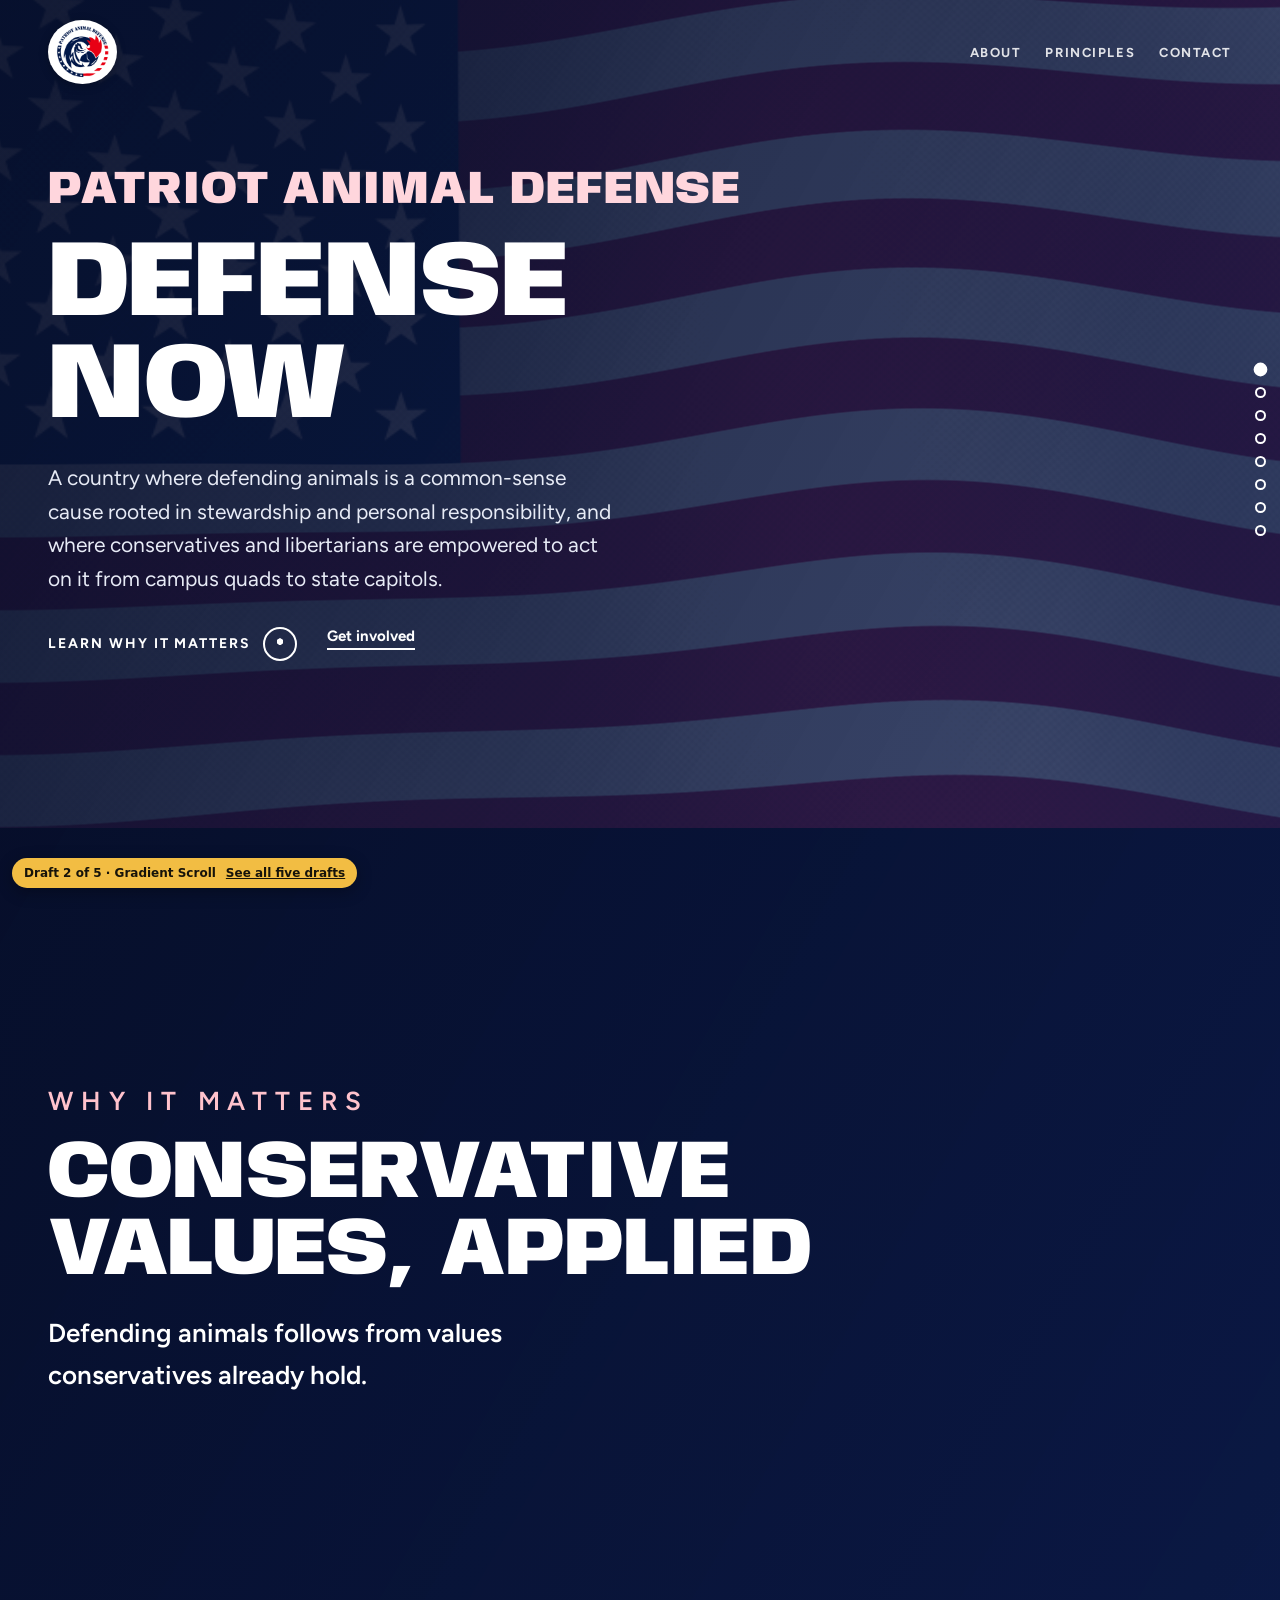
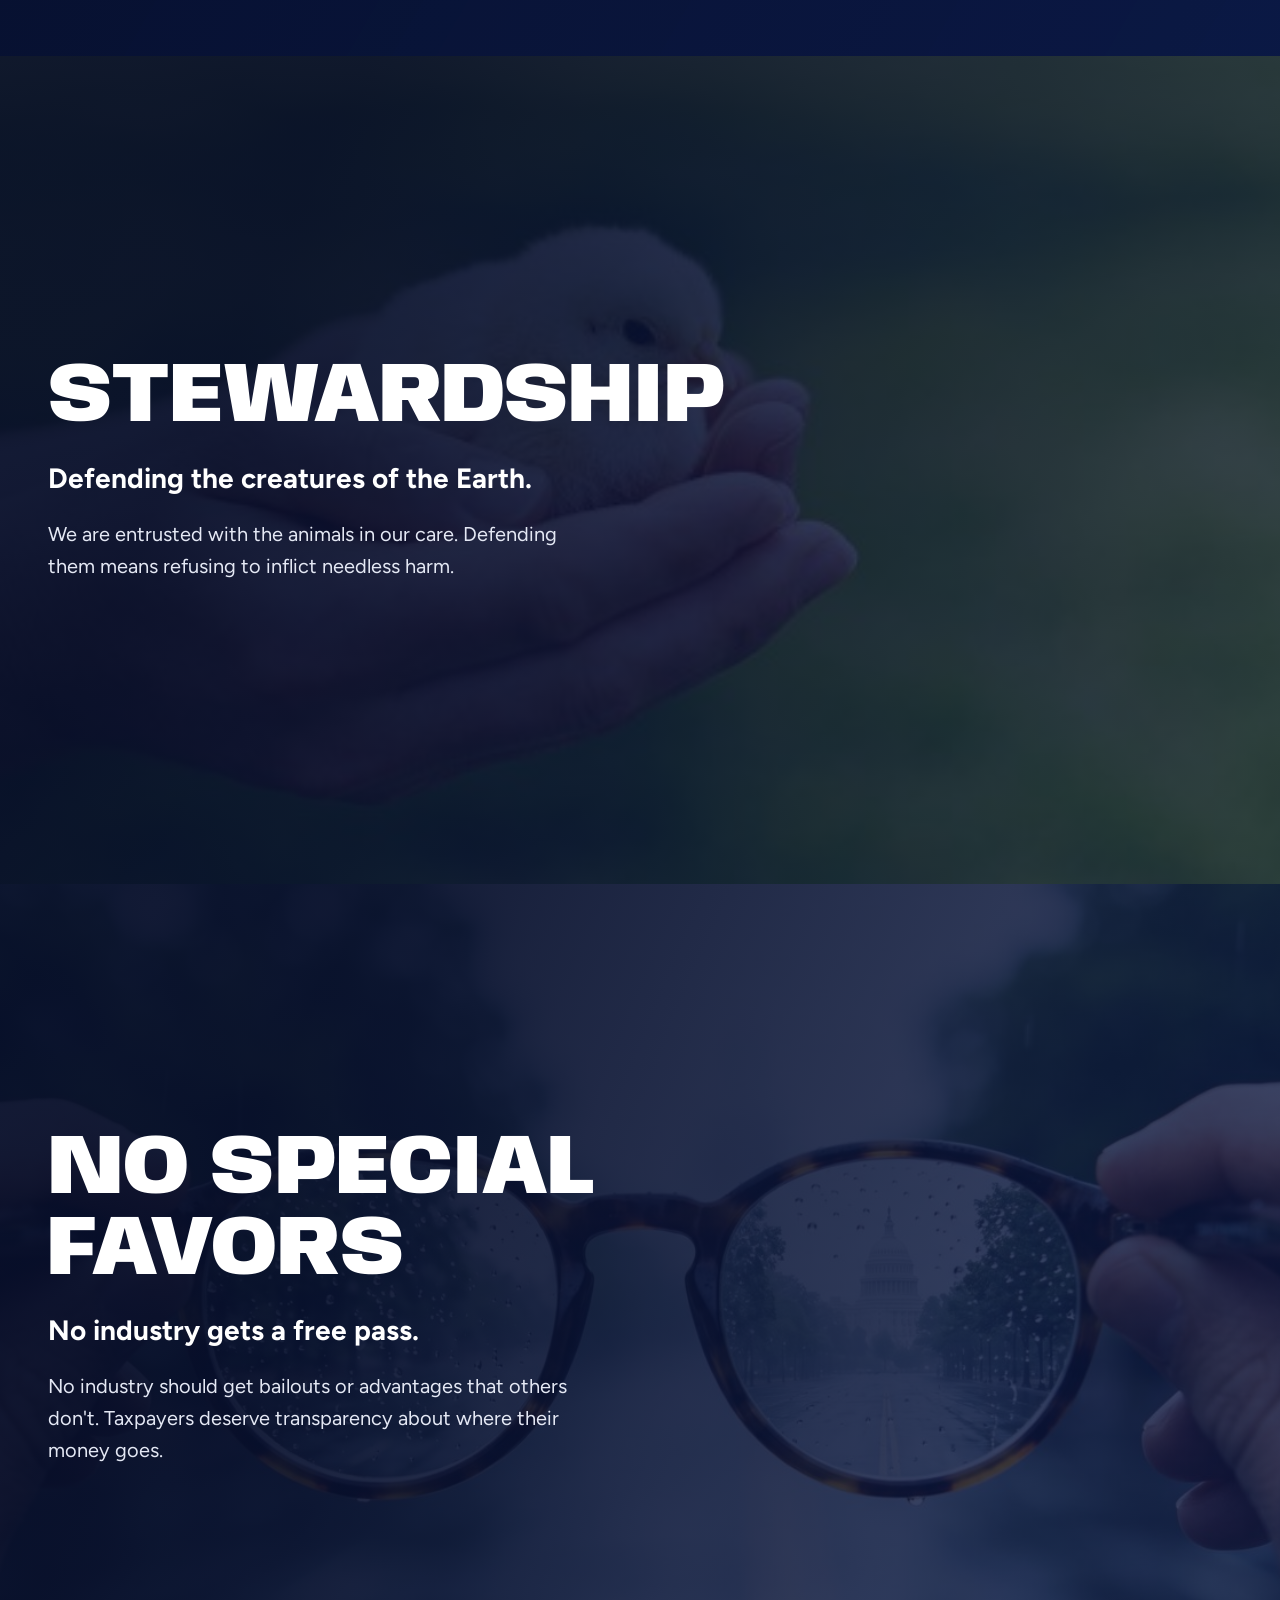
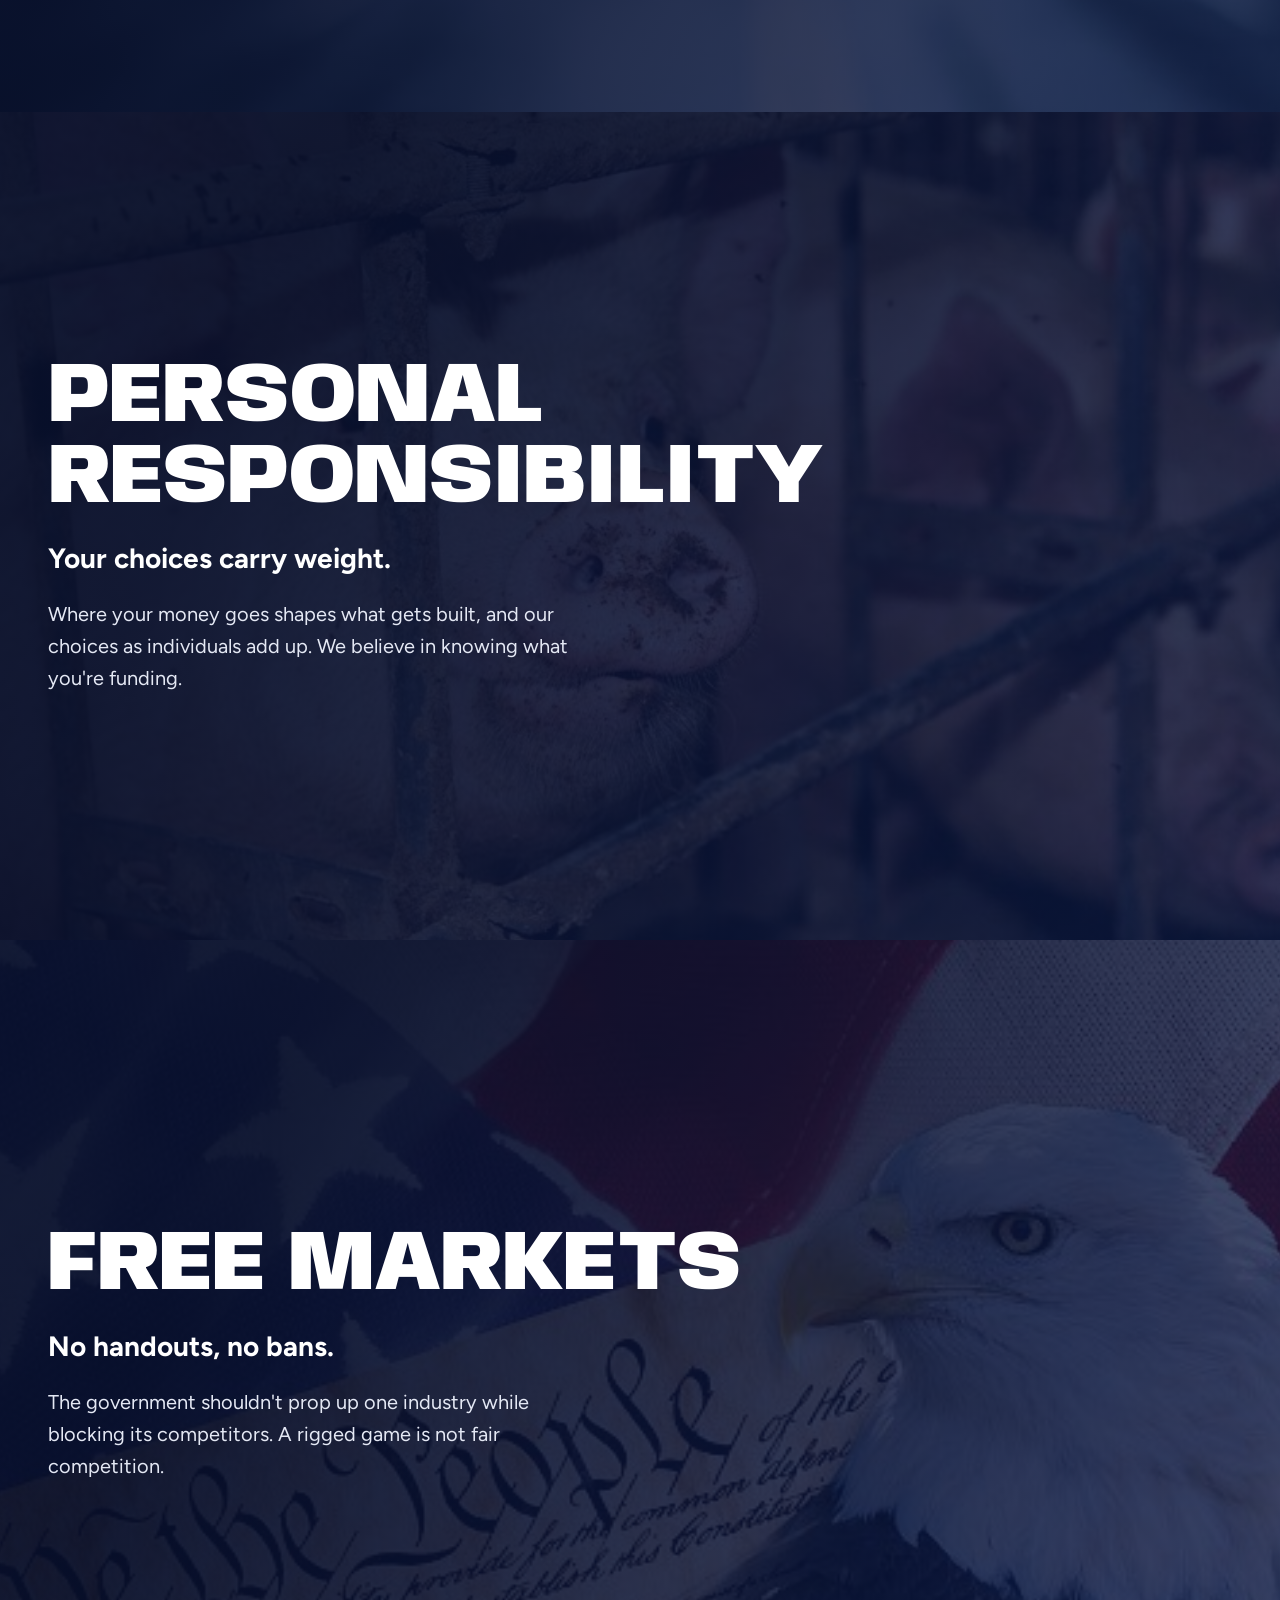
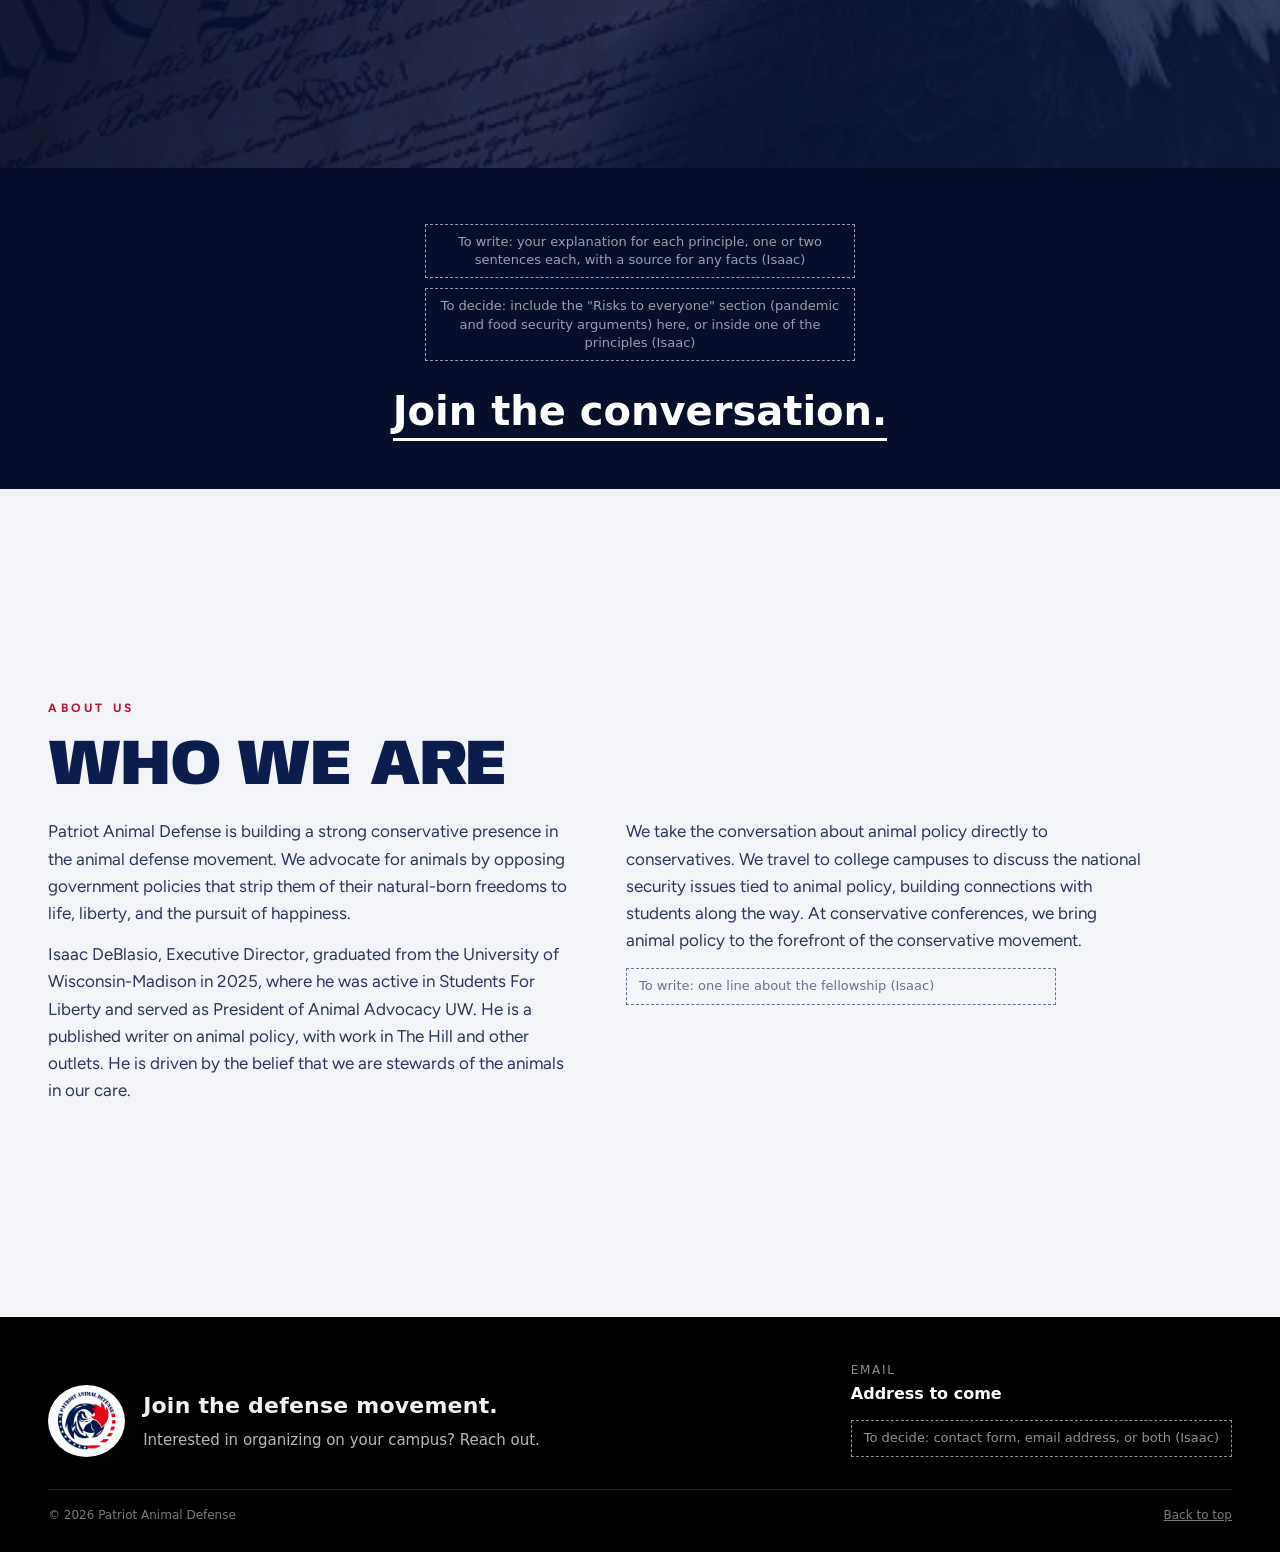
<file: drafts/d2.html>
<!doctype html>
<html lang="en">
<head>
<meta charset="utf-8">
<meta name="viewport" content="width=device-width, initial-scale=1, viewport-fit=cover">
<title>PAD Draft 2: Gradient Scroll</title>
<link rel="stylesheet" href="https://fonts.googleapis.com/css2?family=Anybody:wdth,wght@50..150,600..900&family=Figtree:wght@400;600;700&display=swap">
<link rel="stylesheet" href="base.css">
<style>
/* Layout: one statement per screen (#11), gentle snapping, a slow navy-to-red gradient drifting over the flag and photos, progress dots on the side. */
:root{--navy:#0c1c4d;--deep:#070f2b;--red:#b5122f;--glow:#ff5c74;--paper:#f3f4f8;
 --disp:"Anybody","Arial Black",sans-serif;--body:"Figtree",system-ui,sans-serif;color-scheme:dark}
html{scroll-snap-type:y proximity}
body{background:var(--deep);color:#fff;font:400 17px/1.6 var(--body)}
.x{font-family:var(--disp);font-weight:900;font-stretch:104%;text-transform:uppercase;line-height:.95;letter-spacing:-.01em}
.lbl{font:700 12px/1 var(--body);letter-spacing:.3em;text-transform:uppercase;color:#ffc2cc}

.scr{position:relative;isolation:isolate;overflow:hidden;min-height:92svh;display:flex;flex-direction:column;justify-content:center;gap:22px;padding-block:96px;scroll-snap-align:start}
.grad{position:absolute;inset:0;z-index:-1;background:linear-gradient(120deg,rgba(7,15,43,.94),rgba(12,28,77,.78) 40%,rgba(181,18,47,.62) 75%,rgba(7,15,43,.9));background-size:260% 260%}
@media (prefers-reduced-motion:no-preference){.grad{animation:drift 22s ease-in-out infinite alternate}}
@keyframes drift{from{background-position:0% 30%}to{background-position:100% 70%}}

nav.top{position:absolute;z-index:5;inset:0 0 auto;display:flex;flex-wrap:wrap;align-items:center;gap:6px 24px;padding-block:20px}
nav.top .brand{margin-right:auto;font:900 24px/1 var(--disp);font-stretch:150%;text-decoration:none;letter-spacing:.04em}
nav.top a:not(.brand){font:700 13px/1 var(--body);letter-spacing:.12em;text-transform:uppercase;text-decoration:none;opacity:.85}
nav.top a:not(.brand):hover{opacity:1}

.hero h1{font-size:clamp(50px,8.4vw,128px)}
.hero .sub{font:700 clamp(16px,1.8vw,19px)/1.2 var(--body);letter-spacing:.32em;text-transform:uppercase}
.hero .vision{max-width:44ch;font-size:clamp(17px,2vw,21px);color:#e7ebf6}
.cue{display:inline-flex;gap:12px;align-items:center;font:700 14px/1 var(--body);letter-spacing:.14em;text-transform:uppercase;text-decoration:none;align-self:flex-start;margin-top:10px}
.cue::after{content:"";width:34px;height:34px;border-radius:50%;border:2px solid #fff;background:radial-gradient(circle at 50% 42%,#fff 0 3px,transparent 3.5px)}
@media (prefers-reduced-motion:no-preference){.cue::after{animation:bob 1.8s ease-in-out infinite}}
@keyframes bob{50%{transform:translateY(6px)}}

.why h2{font-size:clamp(36px,6.4vw,96px);max-width:14ch}
.why p{font-size:clamp(19px,2.4vw,26px);font-weight:600;max-width:30ch}

.pr img{position:absolute;inset:0;width:100%;height:100%;max-width:none;object-fit:cover;z-index:-2;transform:scale(1.08)}
.pr .grad{background:linear-gradient(115deg,rgba(7,15,43,.95) 10%,rgba(12,28,77,.72) 50%,rgba(181,18,47,.5));background-size:220% 220%}
.pr .n{font:700 14px/1 var(--body);letter-spacing:.2em;color:#ffc2cc}
.pr h3{font-size:clamp(36px,6.6vw,100px);max-width:14ch}
.pr .short{font:700 clamp(20px,2.6vw,28px)/1.25 var(--body)}
.pr .long{max-width:42ch;font-size:clamp(17px,1.9vw,20px);color:#e4e8f4}

.ab{background:var(--paper);color:var(--navy)}
.ab .lbl{color:var(--red)}
.ab h2{font-size:clamp(34px,5vw,72px)}
.ab .cols{display:grid;grid-template-columns:1fr 1fr;gap:28px 56px;max-width:1100px}
.ab p{color:#2a3658;max-width:56ch}
@media (max-width:759px){.ab .cols{grid-template-columns:1fr}}

.dots{position:fixed;z-index:9;right:max(14px,env(safe-area-inset-right,0px));top:50%;transform:translateY(-50%);display:flex;flex-direction:column;gap:12px}
.dots a{width:11px;height:11px;border-radius:50%;border:2px solid #fff;background:transparent;mix-blend-mode:difference;transition:background .25s,transform .25s}
.dots a.on{background:#fff;transform:scale(1.25)}
.dots a span{position:absolute;width:1px;height:1px;overflow:hidden;clip:rect(0 0 0 0)}
@media (max-width:520px){.dots{display:none}}
.contact{scroll-snap-align:end}
@media (max-width:640px){.x{font-stretch:100%}.hero h1{font-size:clamp(54px,16vw,96px)}.why h2{font-size:clamp(34px,9.4vw,64px)}.pr h3{font-size:clamp(30px,8.4vw,64px);max-width:none}nav.top a:not(.brand):not(:last-child){display:none}}
.hero .name{font:900 clamp(26px,3.6vw,52px)/1 var(--disp);font-stretch:104%;text-transform:uppercase;letter-spacing:.02em;color:#ffd6dd}
</style>
</head>
<body id="top">
<div class="draftbar g"><span>Draft 2 of 5 · Gradient Scroll</span><a href="index.html">See all five drafts</a></div>

<nav class="dots" aria-label="Sections">
  <a href="#s-hero"><span>Top</span></a><a href="#s-why"><span>Why it matters</span></a><a href="#s-p1"><span>Stewardship</span></a><a href="#s-p2"><span>No Special Favors</span></a><a href="#s-p3"><span>Personal Responsibility</span></a><a href="#s-p4"><span>Free Markets</span></a><a href="#about"><span>About</span></a><a href="#contact"><span>Contact</span></a>
</nav>

<header class="scr hero g" id="s-hero">
  <nav class="top g" aria-label="Main"><a class="brand logo" href="#top"><img src="img/pad-logo-360.png" alt="Patriot Animal Defense home" width="360" height="334"></a><a href="#about">About</a><a href="#s-p1">Principles</a><a href="#contact">Contact</a></nav>
  <canvas data-flag="0.7" aria-hidden="true"></canvas><div class="grad" aria-hidden="true"></div>
  <p class="name rv">Patriot Animal Defense</p>
  <h1 class="x rv d1">Defense<br>Now</h1>
  <p class="vision rv d2">A country where defending animals is a common-sense cause rooted in stewardship and personal responsibility, and where conservatives and libertarians are empowered to act on it from campus quads to state capitols.</p>
  <div class="rv d3" style="display:flex;flex-wrap:wrap;gap:14px 30px;align-items:center"><a class="cue" href="#s-why">Learn why it matters</a><a href="#contact" style="font:700 15px/1 var(--body);text-decoration:none;border-bottom:2px solid #fff;padding-bottom:4px">Get involved</a></div>
</header>

<section class="scr why g" id="s-why" aria-labelledby="why"><div class="grad" aria-hidden="true"></div>
  <p class="lbl rv">Why it matters</p>
  <h2 class="x rv d1" id="why">Conservative values, applied</h2>
  <p class="rv d2">Defending animals follows from values conservatives already hold.</p>
</section>

<section class="scr pr g" id="s-p1" aria-labelledby="p1"><img src="img/stewardship-chick.jpg" alt="Hands holding a baby chick" style="object-position:40% 42%"><div class="grad" aria-hidden="true"></div>
  <h3 class="x rv d1" id="p1">Stewardship</h3>
  <p class="short rv d2">Defending the creatures of the Earth.</p>
  <p class="long rv d3">We are entrusted with the animals in our care. Defending them means refusing to inflict needless harm.</p>
</section>
<section class="scr pr g" id="s-p2" aria-labelledby="p2"><img src="img/special-favors-capitol.jpg" alt="A hand holding up glasses toward the road ahead" style="object-position:50% 40%"><div class="grad" aria-hidden="true"></div>
  <h3 class="x rv d1" id="p2">No Special Favors</h3>
  <p class="short rv d2">No industry gets a free pass.</p>
  <p class="long rv d3">No industry should get bailouts or advantages that others don't. Taxpayers deserve transparency about where their money goes.</p>
</section>
<section class="scr pr g" id="s-p3" aria-labelledby="p3"><img src="img/responsibility-aggag.jpg" alt="A pig looking out from behind the bars of a crate" style="object-position:58% 45%"><div class="grad" aria-hidden="true"></div>
  <h3 class="x rv d1" id="p3">Personal Responsibility</h3>
  <p class="short rv d2">Your choices carry weight.</p>
  <p class="long rv d3">Where your money goes shapes what gets built, and our choices as individuals add up. We believe in knowing what you're funding.</p>
</section>
<section class="scr pr g" id="s-p4" aria-labelledby="p4"><img src="img/free-markets.jpg" alt="A bald eagle beside the American flag and the Constitution" style="object-position:30% 40%"><div class="grad" aria-hidden="true"></div>
  <h3 class="x rv d1" id="p4">Free Markets</h3>
  <p class="short rv d2">No handouts, no bans.</p>
  <p class="long rv d3">The government shouldn't prop up one industry while blocking its competitors. A rigged game is not fair competition.</p>
</section>

<section class="closer g"><div class="in"><span class="todo">To write: your explanation for each principle, one or two sentences each, with a source for any facts (Isaac)</span><span class="todo">To decide: include the "Risks to everyone" section (pandemic and food security arguments) here, or inside one of the principles (Isaac)</span><p class="closing rv"><a href="#contact">Join the conversation.</a></p></div></section>

<section class="scr ab g" id="about" aria-labelledby="ab">
  <p class="lbl rv">About us</p>
  <h2 class="x rv d1" id="ab">Who we are</h2>
  <div class="cols">
    <div class="rv d2"><p>Patriot Animal Defense is building a strong conservative presence in the animal defense movement. We advocate for animals by opposing government policies that strip them of their natural-born freedoms to life, liberty, and the pursuit of happiness.</p>
      <p style="margin-top:14px">Isaac DeBlasio, Executive Director, graduated from the University of Wisconsin-Madison in 2025, where he was active in Students For Liberty and served as President of Animal Advocacy UW. He is a published writer on animal policy, with work in The Hill and other outlets. He is driven by the belief that we are stewards of the animals in our care.</p></div>
    <div class="rv d3"><p>We take the conversation about animal policy directly to conservatives. We travel to college campuses to discuss the national security issues tied to animal policy, building connections with students along the way. At conservative conferences, we bring animal policy to the forefront of the conservative movement.</p>
      <span class="todo">To write: one line about the fellowship (Isaac)</span></div>
  </div>
</section>

<footer class="contact g" id="contact">
  <div class="row">
    <div class="cl"><img class="flogo" src="img/pad-logo-360.png" alt="" width="360" height="334"><div><h2>Join the defense movement.</h2><p>Interested in organizing on your campus? Reach out.</p></div></div>
    <div><p class="mail"><span>Email</span>Address to come</p><span class="todo">To decide: contact form, email address, or both (Isaac)</span></div>
  </div>
  <div class="fine"><span>&copy; 2026 Patriot Animal Defense</span><a href="#top">Back to top</a></div>
</footer>
<script src="pad.js"></script>
<script>
(function(){var dots=[].slice.call(document.querySelectorAll('.dots a'));
 var io=new IntersectionObserver(function(es){es.forEach(function(e){if(e.isIntersecting){dots.forEach(function(d){d.classList.toggle('on',d.getAttribute('href')==='#'+e.target.id)})}})},{threshold:.5});
 dots.forEach(function(d){var t=document.querySelector(d.getAttribute('href'));if(t)io.observe(t)});})();
</script>
</body>
</html>
</file>
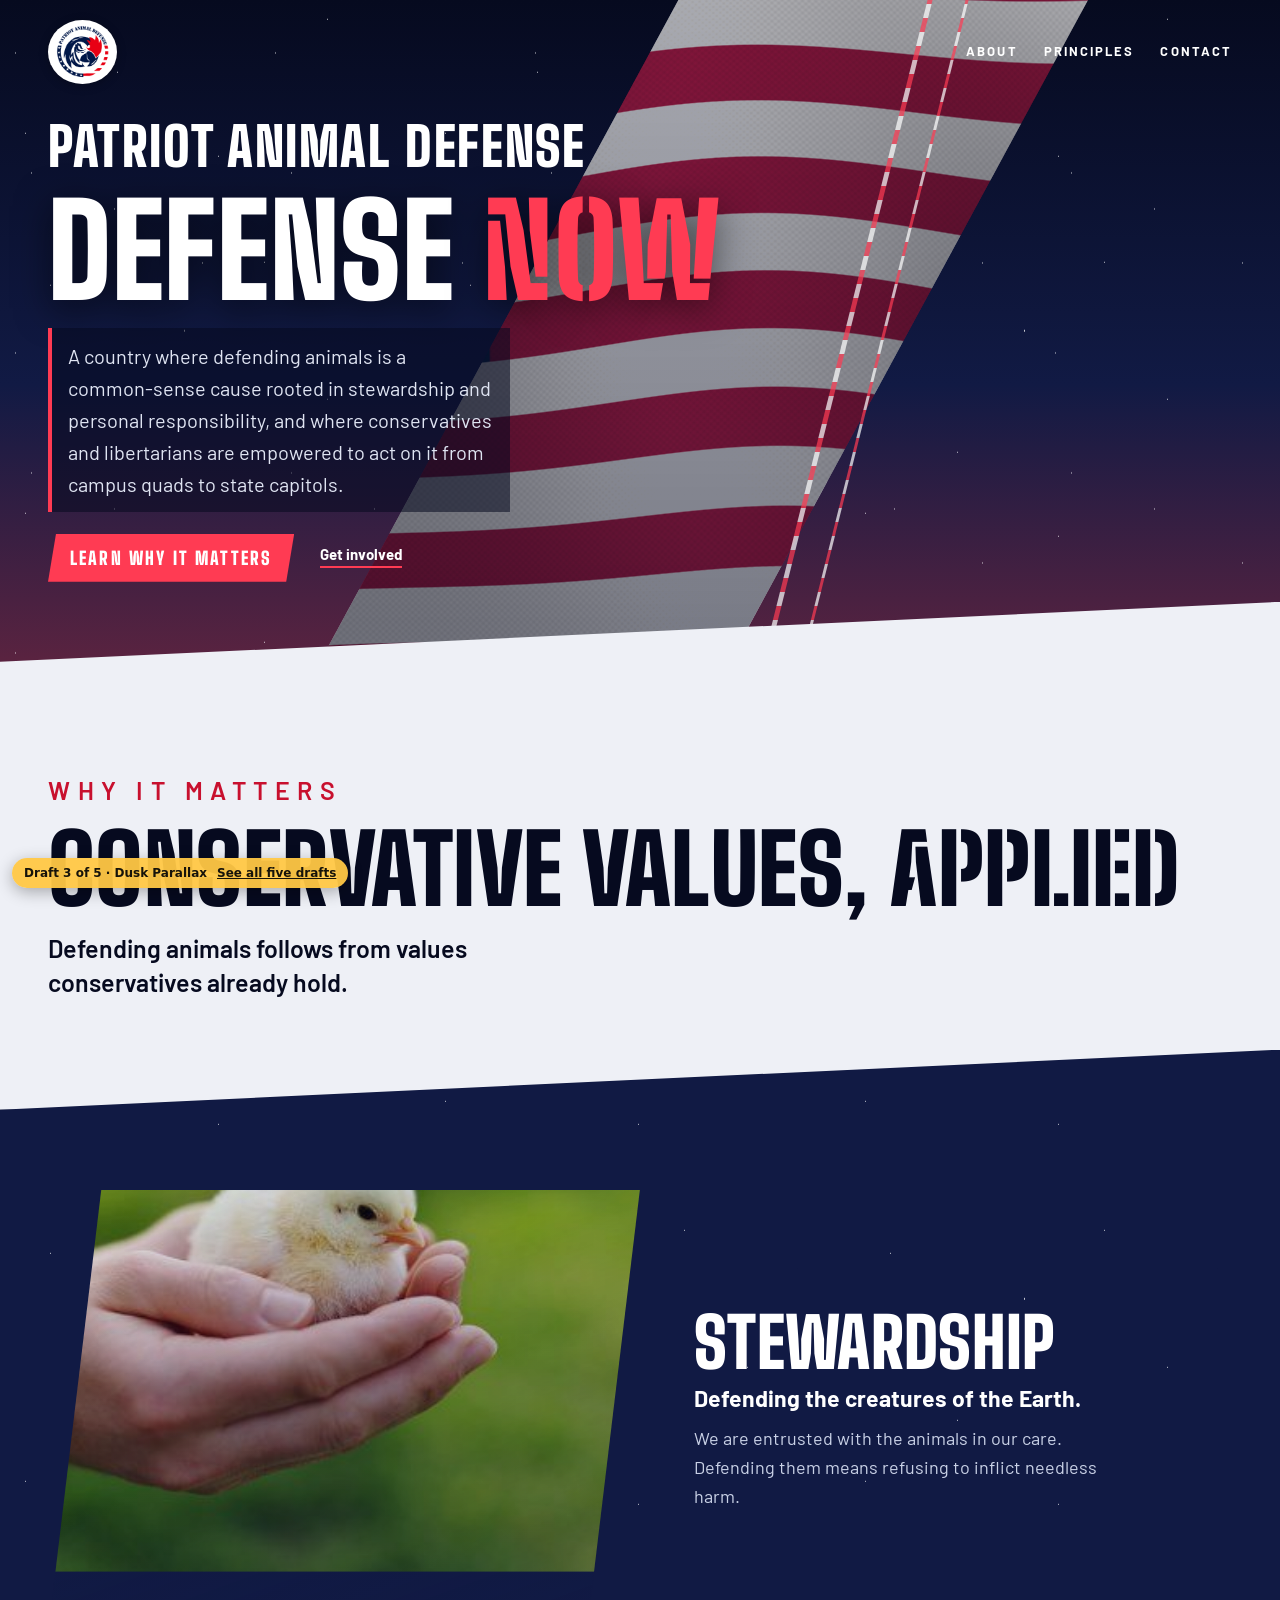
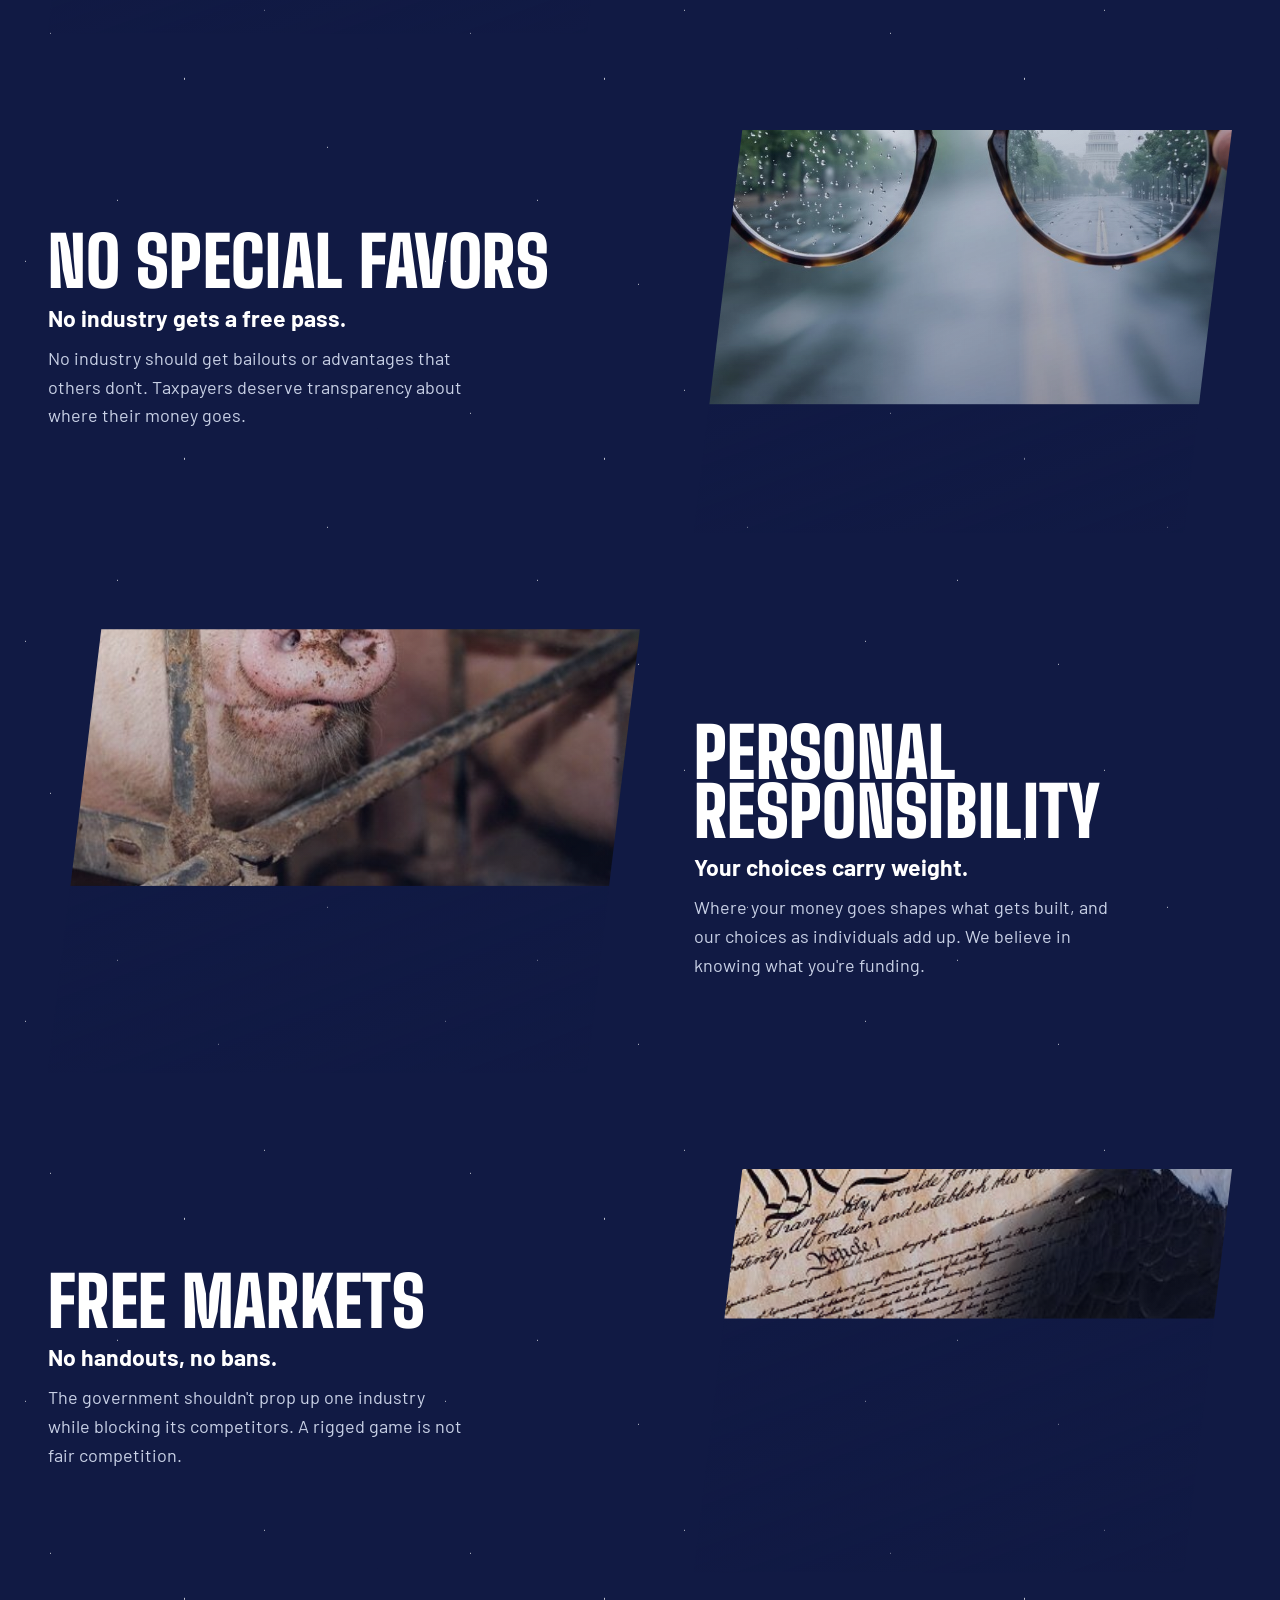
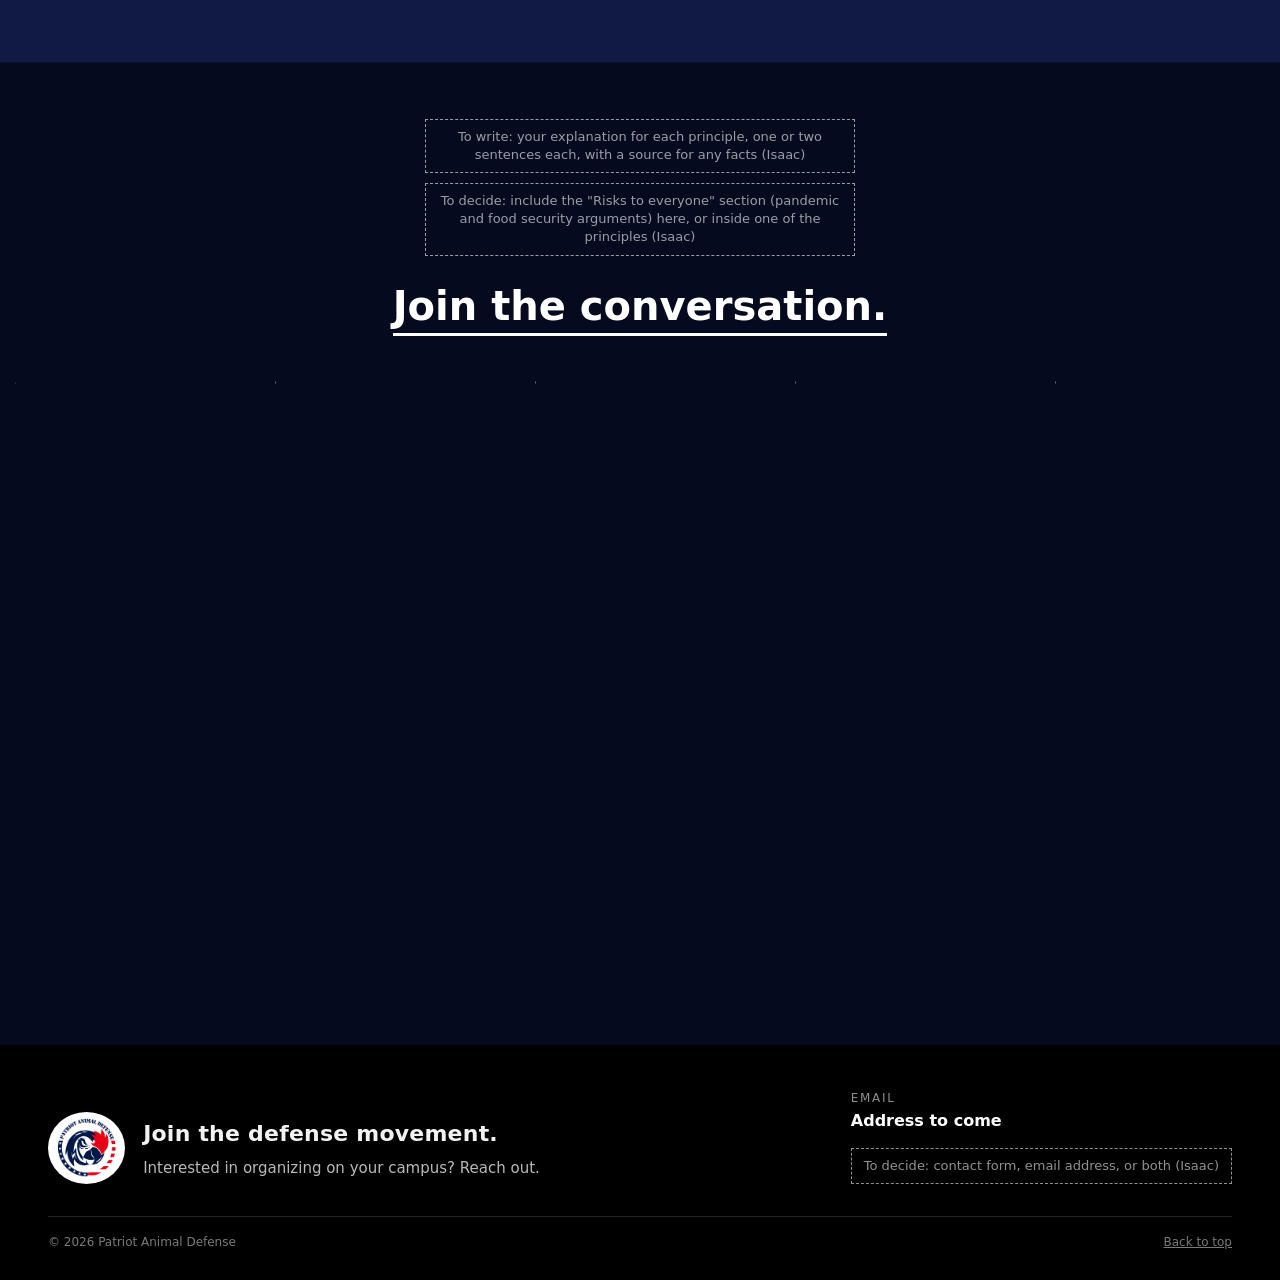
<file: drafts/d3.html>
<!doctype html>
<html lang="en">
<head>
<meta charset="utf-8">
<meta name="viewport" content="width=device-width, initial-scale=1, viewport-fit=cover">
<title>PAD Draft 3: Dusk Parallax</title>
<link rel="stylesheet" href="https://fonts.googleapis.com/css2?family=Big+Shoulders+Stencil+Display:wght@800;900&family=Big+Shoulders+Display:wght@800;900&family=Barlow:wght@400;500;600;700&display=swap">
<link rel="stylesheet" href="base.css">
<style>
/* Layout: dusk sky (#21). The flag sits in a diagonal slash that widens as you scroll; stars and photos drift at different speeds; sections meet on diagonal cuts. */
:root{--night:#060a1f;--dusk:#111a44;--horizon:#5a2340;--red:#ff3b53;--steel:#c9d1e6;--paper:#eef0f6;
 --disp:"Big Shoulders Display","Arial Narrow",sans-serif;--sten:"Big Shoulders Stencil Display","Big Shoulders Display",sans-serif;--body:"Barlow",system-ui,sans-serif;color-scheme:dark}
body{background:var(--night);color:#fff;font:400 18px/1.6 var(--body)}
.x{font-family:var(--disp);font-weight:900;text-transform:uppercase;line-height:.86;letter-spacing:.005em}
.st{font-family:var(--sten)}
.lbl{font:700 13px/1 var(--body);letter-spacing:.3em;text-transform:uppercase;color:var(--red)}
.stars{position:absolute;inset:-30% 0;z-index:-1;pointer-events:none;
 background-image:radial-gradient(1.4px 1.4px at 12% 18%,#fff 50%,transparent 51%),radial-gradient(1px 1px at 28% 62%,#fff 50%,transparent 51%),radial-gradient(1.6px 1.6px at 44% 30%,#fff 50%,transparent 51%),radial-gradient(1px 1px at 63% 12%,#fff 50%,transparent 51%),radial-gradient(1.3px 1.3px at 78% 48%,#fff 50%,transparent 51%),radial-gradient(1px 1px at 90% 22%,#fff 50%,transparent 51%),radial-gradient(1.2px 1.2px at 6% 78%,#fff 50%,transparent 51%),radial-gradient(1px 1px at 52% 84%,#fff 50%,transparent 51%);
 background-size:420px 380px;opacity:.75}
.stars.b{background-size:260px 300px;opacity:.4}

nav.top{position:absolute;z-index:5;inset:0 0 auto;display:flex;flex-wrap:wrap;align-items:center;gap:6px 26px;padding-block:20px}
nav.top .brand{margin-right:auto;font:900 30px/1 var(--sten);letter-spacing:.06em;text-decoration:none}
nav.top a:not(.brand){font:700 13px/1 var(--body);letter-spacing:.16em;text-transform:uppercase;text-decoration:none;padding:8px 0;border-bottom:2px solid transparent}
nav.top a:not(.brand):hover{border-color:var(--red)}

.hero{position:relative;isolation:isolate;overflow:hidden;min-height:660px;display:flex;flex-direction:column;justify-content:flex-end;gap:22px;padding-block:120px 80px;
 background:linear-gradient(180deg,var(--night) 0%,var(--dusk) 58%,var(--horizon) 100%)}
.slash{position:absolute;inset:0;z-index:-1;--w:calc(18% + var(--sp,0) * 26%);
 clip-path:polygon(calc(62% - var(--w)/2) 0,calc(62% + var(--w)/2 + 14%) 0,calc(48% + var(--w)/2) 100%,calc(48% - var(--w)/2 - 14%) 100%)}
.slash canvas{z-index:0}
.slash::after{content:"";position:absolute;inset:0;background:linear-gradient(180deg,rgba(6,10,31,.35),rgba(6,10,31,.55))}
.pin{position:absolute;inset:0;z-index:-1;pointer-events:none}
.pin i{position:absolute;top:-10%;bottom:-10%;width:5px;background:repeating-linear-gradient(180deg,var(--red) 0 14px,#fff 14px 28px);transform:skewX(-14deg);opacity:.7}
@media (prefers-reduced-motion:no-preference){.slash{animation:cut 1.1s cubic-bezier(.2,.8,.2,1) both}@keyframes cut{from{clip-path:polygon(62% 0,62% 0,48% 100%,48% 100%)}}}
.hero h1{font-size:clamp(60px,10vw,140px);max-width:6.5em;text-shadow:0 8px 36px rgba(0,0,0,.6)}
.hero h1 .r{color:var(--red)}
.hero .vision{max-width:42ch;font-size:clamp(17px,2vw,20px);color:#dfe4f2;background:rgba(6,10,31,.55);padding:12px 16px;border-left:4px solid var(--red)}
.acts{display:flex;flex-wrap:wrap;gap:14px 26px;align-items:center}
.btn{display:inline-block;background:var(--red);color:#fff;text-decoration:none;font:900 18px/1 var(--disp);letter-spacing:.12em;text-transform:uppercase;padding:15px 22px;clip-path:polygon(8px 0,100% 0,calc(100% - 8px) 100%,0 100%)}
.tl{font:700 15px/1 var(--body);text-decoration:none;border-bottom:2px solid var(--red);padding-bottom:4px}

.cut{position:relative;isolation:isolate;overflow:hidden;margin-top:-60px;clip-path:polygon(0 60px,100% 0,100% 100%,0 100%)}
.why{background:var(--paper);color:var(--night);padding-block:150px 110px}
.why .lbl{margin-bottom:20px;color:#c8102e}
.why h2{font-size:clamp(44px,7.5vw,104px)}
.why p{margin-top:22px;max-width:30ch;font:600 clamp(19px,2.3vw,25px)/1.35 var(--body)}

.pr{background:var(--dusk);padding-block:140px 90px}
.pr ol{list-style:none;margin:0 auto;padding:0;max-width:1200px;display:flex;flex-direction:column;gap:clamp(56px,8vw,96px)}
.pr li{display:grid;grid-template-columns:1.1fr 1fr;gap:26px 54px;align-items:center}
.pr li:nth-child(even) .ph{order:2}
.ph{position:relative;overflow:hidden;aspect-ratio:4/3;max-width:100%;clip-path:polygon(9% 0,100% 0,91% 100%,0 100%)}
.ph img{position:absolute;inset:-12% 0;width:100%;height:124%;max-width:none;object-fit:cover}
.ph::before{content:"";position:absolute;inset:0;z-index:1;background:linear-gradient(160deg,rgba(17,26,68,.1),rgba(17,26,68,.55))}
.ph::after{content:"";position:absolute;z-index:2;top:0;bottom:0;width:40%;left:-60%;background:linear-gradient(100deg,transparent,rgba(255,255,255,.35),transparent);transform:skewX(-14deg);transition:left .7s}
.pr li:hover .ph::after{left:120%}
.pr .lbl{margin-bottom:12px}
.pr h3{font-size:clamp(38px,5.4vw,72px)}
.pr .short{margin-top:12px;font:700 clamp(19px,2.2vw,23px)/1.3 var(--body);color:#fff}
.pr .long{margin-top:10px;max-width:42ch;color:var(--steel)}

.ab{background:var(--night);padding-block:140px 100px}
.ab .in{max-width:1200px;margin:0 auto;display:grid;grid-template-columns:auto 1fr;gap:24px 64px;align-items:start}
.ab h2{font-size:clamp(40px,6vw,84px)}
.ab p{color:var(--steel);max-width:58ch}.ab p+p{margin-top:14px}
@media (max-width:759px){.pr li,.ab .in{grid-template-columns:1fr}.pr li:nth-child(even) .ph{order:0}nav.top a:not(.brand):not(:last-child){display:none}.hero{min-height:600px}}
.hero .name{font:900 clamp(30px,4.2vw,60px)/1 var(--disp);text-transform:uppercase;letter-spacing:.03em;color:#fff}
</style>
</head>
<body id="top">
<div class="draftbar g"><span>Draft 3 of 5 · Dusk Parallax</span><a href="index.html">See all five drafts</a></div>

<header class="hero g">
  <div class="stars b" data-speed="0.15" aria-hidden="true"></div>
  <div class="stars" data-speed="0.3" aria-hidden="true"></div>
  <div class="slash" aria-hidden="true"><canvas data-flag="0.8"></canvas></div>
  <div class="pin" aria-hidden="true"><i style="left:66%"></i><i style="left:69%;width:3px"></i></div>
  <nav class="top g" aria-label="Main"><a class="brand logo" href="#top"><img src="img/pad-logo-360.png" alt="Patriot Animal Defense home" width="360" height="334"></a><a href="#about">About</a><a href="#principles">Principles</a><a href="#contact">Contact</a></nav>
  <p class="name rv">Patriot Animal Defense</p>
  <h1 class="x rv d1">Defense <span class="st r">Now</span></h1>
  <p class="vision rv d2">A country where defending animals is a common-sense cause rooted in stewardship and personal responsibility, and where conservatives and libertarians are empowered to act on it from campus quads to state capitols.</p>
  <div class="acts rv d3"><a class="btn" href="#principles">Learn why it matters</a><a class="tl" href="#contact">Get involved</a></div>
</header>

<section class="cut why g" aria-labelledby="why">
  <p class="lbl rv">Why it matters</p>
  <h2 class="x rv d1" id="why">Conservative values, <span class="st">applied</span></h2>
  <p class="rv d2">Defending animals follows from values conservatives already hold.</p>
</section>

<section class="cut pr g" id="principles" aria-label="Our principles">
  <div class="stars" data-speed="0.2" aria-hidden="true"></div>
  <ol>
    <li><div class="ph rv"><img data-speed="0.12" src="img/stewardship-chick.jpg" alt="Hands holding a baby chick" style="object-position:40% 42%"></div>
      <div class="rv d1"><h3 class="x">Stewardship</h3><p class="short">Defending the creatures of the Earth.</p><p class="long">We are entrusted with the animals in our care. Defending them means refusing to inflict needless harm.</p></div></li>
    <li><div class="ph rv"><img data-speed="0.12" src="img/special-favors-capitol.jpg" alt="A hand holding up glasses toward the road ahead" style="object-position:50% 40%"></div>
      <div class="rv d1"><h3 class="x">No Special Favors</h3><p class="short">No industry gets a free pass.</p><p class="long">No industry should get bailouts or advantages that others don't. Taxpayers deserve transparency about where their money goes.</p></div></li>
    <li><div class="ph rv"><img data-speed="0.12" src="img/responsibility-aggag.jpg" alt="A pig looking out from behind the bars of a crate" style="object-position:58% 45%"></div>
      <div class="rv d1"><h3 class="x">Personal Responsibility</h3><p class="short">Your choices carry weight.</p><p class="long">Where your money goes shapes what gets built, and our choices as individuals add up. We believe in knowing what you're funding.</p></div></li>
    <li><div class="ph rv"><img data-speed="0.12" src="img/free-markets.jpg" alt="A bald eagle beside the American flag and the Constitution" style="object-position:30% 40%"></div>
      <div class="rv d1"><h3 class="x">Free Markets</h3><p class="short">No handouts, no bans.</p><p class="long">The government shouldn't prop up one industry while blocking its competitors. A rigged game is not fair competition.</p></div></li>
  </ol>
</section>

<section class="closer g"><div class="in"><span class="todo">To write: your explanation for each principle, one or two sentences each, with a source for any facts (Isaac)</span><span class="todo">To decide: include the "Risks to everyone" section (pandemic and food security arguments) here, or inside one of the principles (Isaac)</span><p class="closing rv"><a href="#contact">Join the conversation.</a></p></div></section>

<section class="cut ab g" id="about" aria-labelledby="ab">
  <div class="stars b" data-speed="0.25" aria-hidden="true"></div>
  <div class="in">
    <h2 class="x rv" id="ab">About<br><span class="st" style="color:var(--red)">us</span></h2>
    <div class="rv d1">
      <p>Patriot Animal Defense is building a strong conservative presence in the animal defense movement. We advocate for animals by opposing government policies that strip them of their natural-born freedoms to life, liberty, and the pursuit of happiness.</p>
      <p>Isaac DeBlasio, Executive Director, graduated from the University of Wisconsin-Madison in 2025, where he was active in Students For Liberty and served as President of Animal Advocacy UW. He is a published writer on animal policy, with work in The Hill and other outlets. He is driven by the belief that we are stewards of the animals in our care.</p>
      <p>We take the conversation about animal policy directly to conservatives. We travel to college campuses to discuss the national security issues tied to animal policy, building connections with students along the way. At conservative conferences, we bring animal policy to the forefront of the conservative movement.</p>
      <span class="todo">To write: one line about the fellowship (Isaac)</span>
    </div>
  </div>
</section>

<footer class="contact g" id="contact">
  <div class="row">
    <div class="cl"><img class="flogo" src="img/pad-logo-360.png" alt="" width="360" height="334"><div><h2>Join the defense movement.</h2><p>Interested in organizing on your campus? Reach out.</p></div></div>
    <div><p class="mail"><span>Email</span>Address to come</p><span class="todo">To decide: contact form, email address, or both (Isaac)</span></div>
  </div>
  <div class="fine"><span>&copy; 2026 Patriot Animal Defense</span><a href="#top">Back to top</a></div>
</footer>
<script src="pad.js"></script>
</body>
</html>
</file>
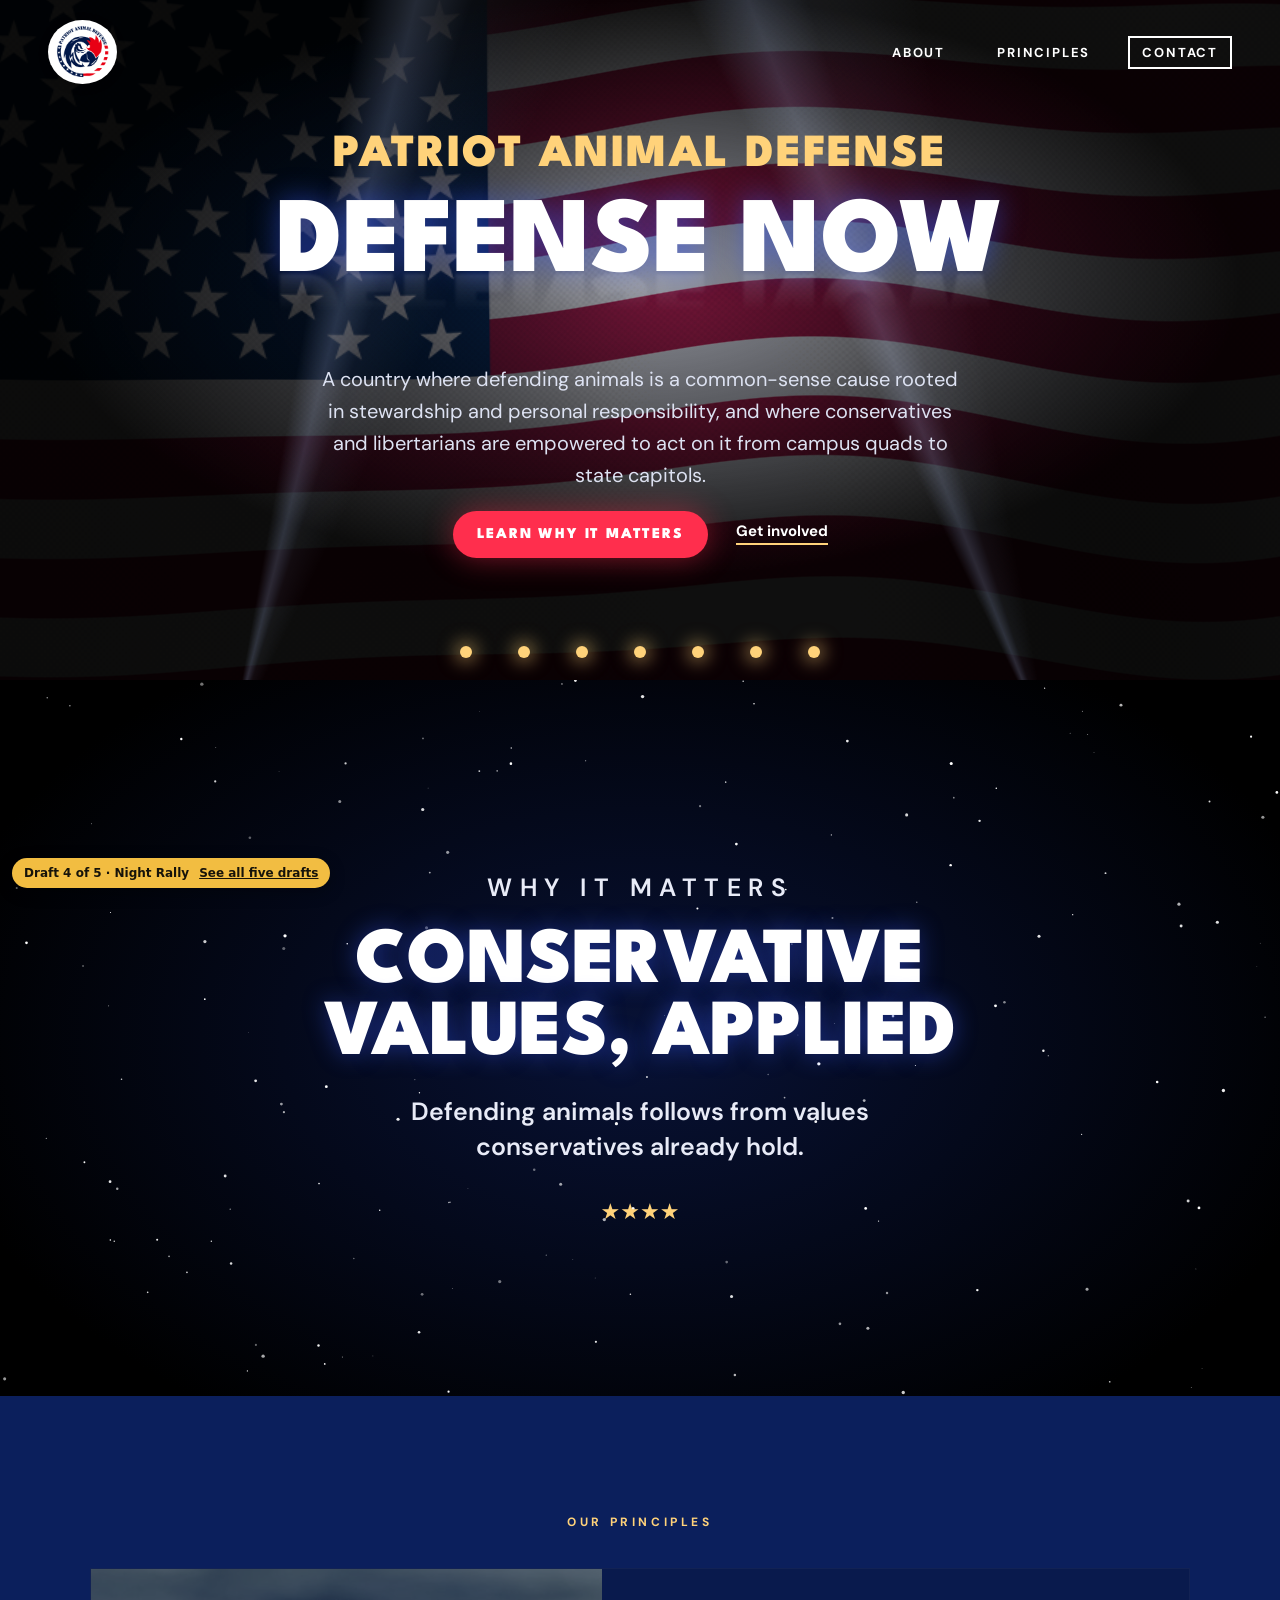
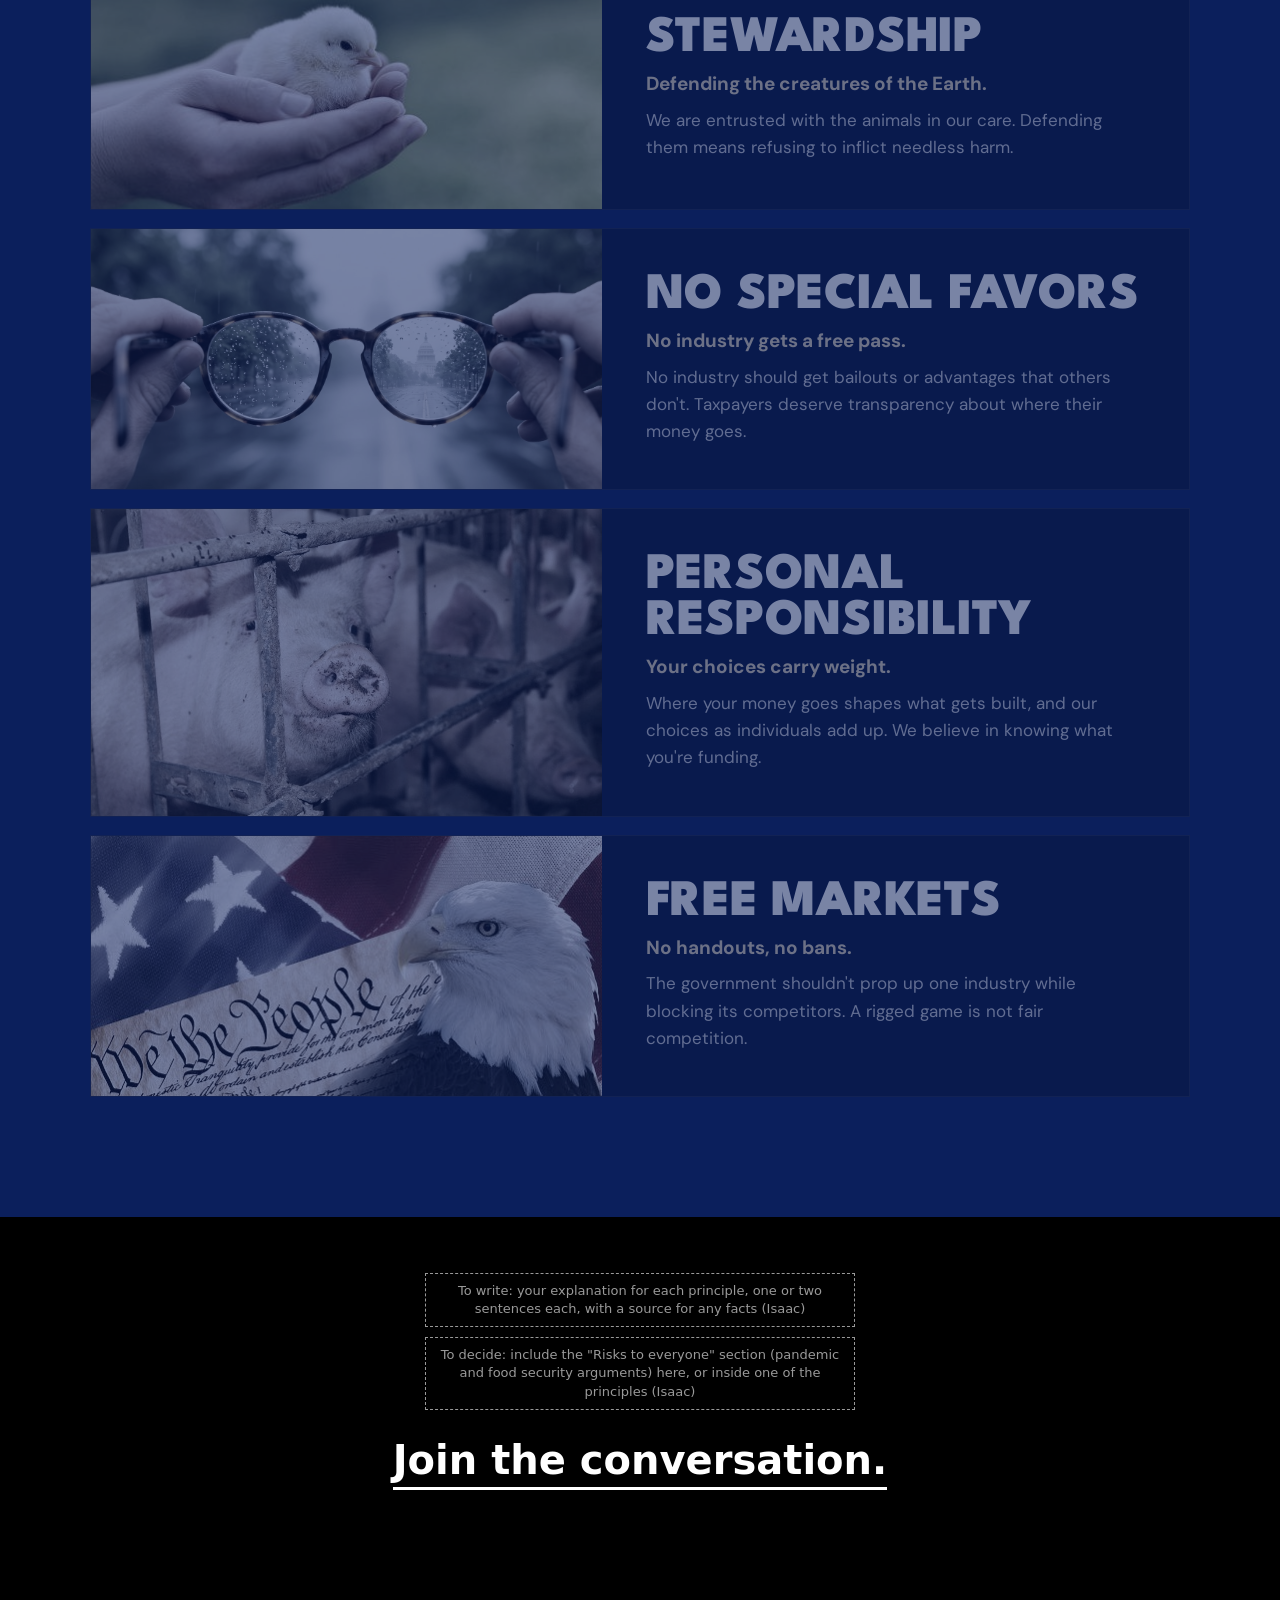
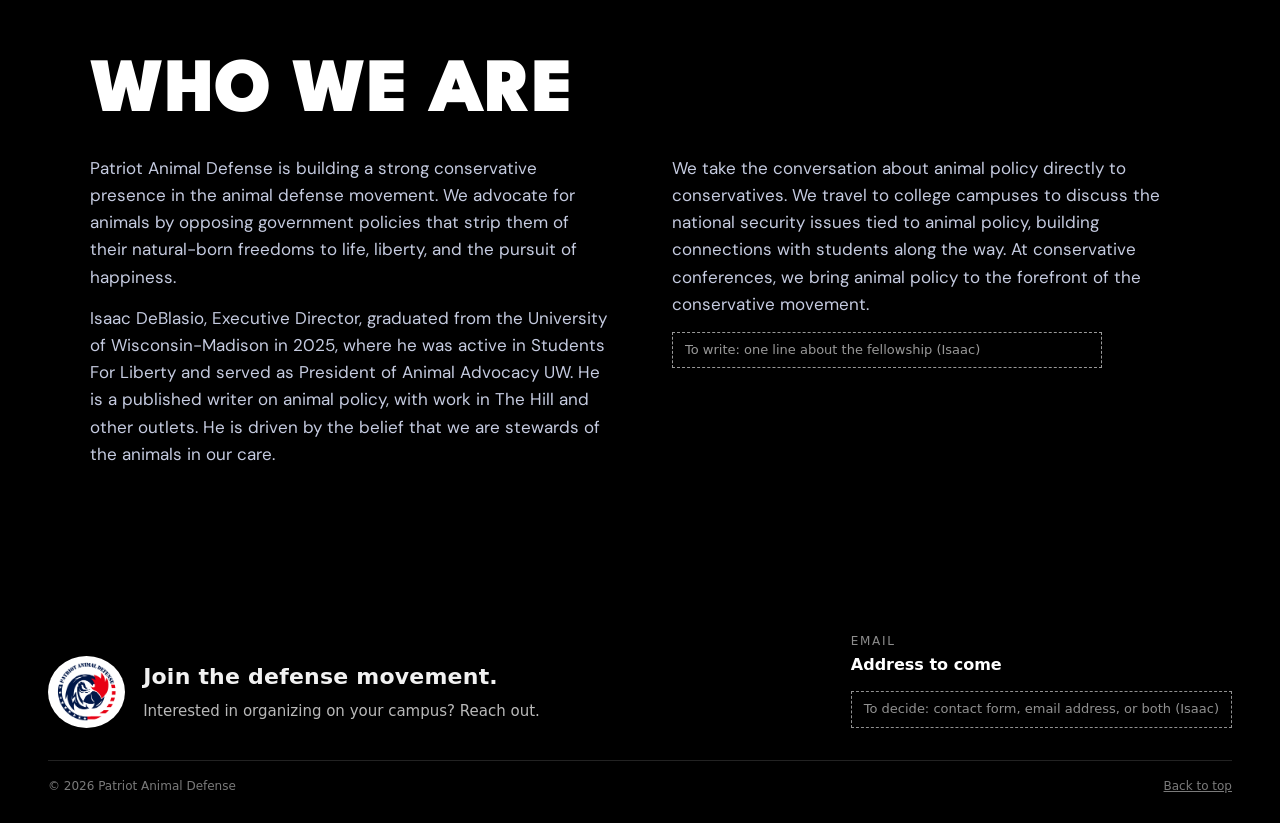
<file: drafts/d4.html>
<!doctype html>
<html lang="en">
<head>
<meta charset="utf-8">
<meta name="viewport" content="width=device-width, initial-scale=1, viewport-fit=cover">
<title>PAD Draft 4: Night Rally</title>
<link rel="stylesheet" href="https://fonts.googleapis.com/css2?family=League+Spartan:wght@700;900&family=DM+Sans:opsz,wght@9..40,400;9..40,600;9..40,700&display=swap">
<link rel="stylesheet" href="base.css">
<style>
/* Layout: an evening rally stage (#23). Searchlights over the flag, a starry "Conservative values, applied" section, and principles that light up as they reach center stage. */
:root{--stage:#000;--haze:#081236;--navy:#0b1f5c;--beam:180,200,255;--red:#ff2e4d;--gold:#ffd27a;--soft:#c5cbe0;
 --disp:"League Spartan","Arial Black",sans-serif;--body:"DM Sans",system-ui,sans-serif;color-scheme:dark}
body{background:var(--stage);color:#fff;font:400 17px/1.6 var(--body)}
.x{font-family:var(--disp);font-weight:900;text-transform:uppercase;line-height:.9;letter-spacing:-.005em}
.lbl{font:700 12px/1 var(--body);letter-spacing:.3em;text-transform:uppercase;color:var(--gold)}

nav.top{position:absolute;z-index:5;inset:0 0 auto;display:flex;flex-wrap:wrap;align-items:center;gap:6px 24px;padding-block:20px}
nav.top .brand{margin-right:auto;font:900 26px/1 var(--disp);letter-spacing:.06em;text-decoration:none}
nav.top a:not(.brand){font:700 13px/1 var(--body);letter-spacing:.14em;text-transform:uppercase;text-decoration:none;padding:8px 12px;border:2px solid transparent}
nav.top a:last-child{border-color:#fff}

.hero{position:relative;isolation:isolate;overflow:hidden;min-height:680px;display:flex;flex-direction:column;align-items:center;justify-content:center;text-align:center;gap:20px;padding-block:130px 120px}
.hero canvas{opacity:.75}
.hero::before{content:"";position:absolute;inset:0;z-index:-1;background:radial-gradient(ellipse 60% 55% at 50% 42%,rgba(8,18,54,.25),rgba(0,0,0,.92) 78%)}
@media (prefers-reduced-motion:no-preference){.hero canvas{animation:house 2.2s ease-out both}@keyframes house{from{opacity:0}}}
.beam{position:absolute;bottom:-10%;width:60vmax;height:120vmax;z-index:-1;pointer-events:none;transform-origin:50% 100%;
 background:conic-gradient(from -8deg at 50% 100%,transparent 0deg,rgba(var(--beam),.20) 4deg,rgba(var(--beam),.05) 8deg,transparent 16deg);mix-blend-mode:screen}
.beam.l{left:-12%;transform:rotate(18deg)}.beam.r{right:-12%;transform:rotate(-18deg)}
@media (prefers-reduced-motion:no-preference){.beam.l{animation:swL 9s ease-in-out infinite alternate}.beam.r{animation:swR 11s ease-in-out infinite alternate}
 @keyframes swL{to{transform:rotate(-6deg)}}@keyframes swR{to{transform:rotate(8deg)}}}
.hero h1{font-size:clamp(50px,8.4vw,120px);text-shadow:0 0 28px rgba(58,92,255,.5)}
.hero .refl{font-size:clamp(50px,8.4vw,120px);transform:scaleY(-1);margin-top:-.42em;opacity:.18;filter:blur(1.5px);-webkit-mask-image:linear-gradient(0deg,#000,transparent 65%);mask-image:linear-gradient(0deg,#000,transparent 65%);pointer-events:none;user-select:none}
.hero .vision{max-width:46ch;font-size:clamp(17px,2vw,20px);color:#dde2f2;margin-top:-.2em}
.acts{display:flex;flex-wrap:wrap;gap:14px 28px;justify-content:center;align-items:center}
.btn{display:inline-block;background:var(--red);color:#fff;text-decoration:none;font:900 15px/1 var(--disp);letter-spacing:.12em;text-transform:uppercase;padding:16px 24px;border-radius:999px;box-shadow:0 0 30px rgba(255,46,77,.45)}
.tl{font:700 15px/1 var(--body);text-decoration:none;border-bottom:2px solid var(--gold);padding-bottom:4px}
.foot{position:absolute;left:0;right:0;bottom:22px;display:flex;justify-content:center;gap:clamp(18px,4vw,46px)}
.foot i{width:12px;height:12px;border-radius:50%;background:#2b2b2b}
.mo .foot i{animation:bulb .4s ease-out both}
.foot i{background:var(--gold);box-shadow:0 0 18px 4px rgba(255,210,122,.55)}
@keyframes bulb{from{background:#2b2b2b;box-shadow:none}}

.why{position:relative;isolation:isolate;overflow:hidden;background:radial-gradient(ellipse 70% 80% at 50% 50%,var(--haze),#000 80%);padding-block:clamp(100px,13vw,170px);text-align:center}
.why canvas.sky{position:absolute;inset:0;width:100%;height:100%;max-width:none;z-index:-1}
.why .lbl{margin-bottom:22px}
.why h2{font-size:clamp(36px,6.2vw,88px);text-shadow:0 0 24px rgba(58,92,255,.45)}
.why p{margin:24px auto 0;max-width:32ch;font:600 clamp(19px,2.3vw,25px)/1.4 var(--body);color:#e8ebf7}
.why .stars5{margin:30px auto 0;display:flex;justify-content:center;gap:16px;color:var(--gold);font-size:22px;letter-spacing:0}

.pr{background:var(--navy);padding-block:clamp(80px,10vw,120px)}
.pr>.lbl{text-align:center;margin-bottom:40px}
.pr ol{list-style:none;margin:0 auto;padding:0;max-width:1100px;display:flex;flex-direction:column;gap:18px}
.pr li{display:grid;grid-template-columns:minmax(0,1fr) minmax(0,1.15fr);align-items:stretch;background:rgba(0,0,0,.35);border:1px solid rgba(255,255,255,.08);transition:background .5s,box-shadow .5s,opacity .5s,filter .5s}
.mo .pr li{opacity:.45;filter:saturate(.3)}
.mo .pr li.lit,.pr li:hover{opacity:1;filter:none;background:rgba(255,255,255,.06);box-shadow:0 0 60px rgba(120,150,255,.25)}
.pr .ph{position:relative;min-height:240px;overflow:hidden}
.pr .ph img{position:absolute;inset:0;width:100%;height:100%;max-width:none;object-fit:cover}
.pr .t{padding:clamp(24px,4vw,44px);display:flex;flex-direction:column;justify-content:center;gap:10px}
.pr h3{font-size:clamp(30px,4vw,52px)}
.pr .short{font:700 19px/1.3 var(--body);color:var(--gold)}
.pr .long{color:var(--soft);max-width:44ch}

.ab{background:#000;padding-block:clamp(80px,10vw,120px)}
.ab .in{max-width:1100px;margin:0 auto;display:grid;grid-template-columns:1fr 1fr;gap:28px 64px}
.ab h2{font-size:clamp(40px,6vw,80px);grid-column:1/-1}
.ab p{color:var(--soft);max-width:56ch}.ab p+p{margin-top:14px}
@media (max-width:759px){.pr li,.ab .in{grid-template-columns:1fr}nav.top a:not(.brand):not(:last-child){display:none}}
.hero .name{font:900 clamp(26px,3.6vw,50px)/1 var(--disp);text-transform:uppercase;letter-spacing:.04em;color:var(--gold)}
</style>
</head>
<body id="top">
<div class="draftbar g"><span>Draft 4 of 5 · Night Rally</span><a href="index.html">See all five drafts</a></div>

<header class="hero g">
  <canvas data-flag="0.7" aria-hidden="true"></canvas>
  <div class="beam l" aria-hidden="true"></div><div class="beam r" aria-hidden="true"></div>
  <nav class="top g" aria-label="Main"><a class="brand logo" href="#top"><img src="img/pad-logo-360.png" alt="Patriot Animal Defense home" width="360" height="334"></a><a href="#about">About</a><a href="#principles">Principles</a><a href="#contact">Contact</a></nav>
  <p class="name rv">Patriot Animal Defense</p>
  <div><h1 class="x rv d1">Defense Now</h1><div class="x refl" aria-hidden="true">Defense Now</div></div>
  <p class="vision rv d2">A country where defending animals is a common-sense cause rooted in stewardship and personal responsibility, and where conservatives and libertarians are empowered to act on it from campus quads to state capitols.</p>
  <div class="acts rv d3"><a class="btn" href="#principles">Learn why it matters</a><a class="tl" href="#contact">Get involved</a></div>
  <div class="foot" aria-hidden="true"><i style="animation-delay:.9s"></i><i style="animation-delay:1s"></i><i style="animation-delay:1.1s"></i><i style="animation-delay:1.2s"></i><i style="animation-delay:1.3s"></i><i style="animation-delay:1.4s"></i><i style="animation-delay:1.5s"></i></div>
</header>

<section class="why g" aria-labelledby="why">
  <canvas class="sky" aria-hidden="true"></canvas>
  <p class="lbl rv">Why it matters</p>
  <h2 class="x rv d1" id="why">Conservative values, applied</h2>
  <p class="rv d2">Defending animals follows from values conservatives already hold.</p>
  <div class="stars5 rv d3" aria-hidden="true">&#9733;&#9733;&#9733;&#9733;</div>
</section>

<section class="pr g" id="principles" aria-labelledby="prl">
  <p class="lbl" id="prl">Our principles</p>
  <ol>
    <li><div class="ph"><img src="img/stewardship-chick.jpg" alt="Hands holding a baby chick" style="object-position:40% 42%"></div><div class="t"><h3 class="x">Stewardship</h3><p class="short">Defending the creatures of the Earth.</p><p class="long">We are entrusted with the animals in our care. Defending them means refusing to inflict needless harm.</p></div></li>
    <li><div class="ph"><img src="img/special-favors-capitol.jpg" alt="A hand holding up glasses toward the road ahead" style="object-position:50% 40%"></div><div class="t"><h3 class="x">No Special Favors</h3><p class="short">No industry gets a free pass.</p><p class="long">No industry should get bailouts or advantages that others don't. Taxpayers deserve transparency about where their money goes.</p></div></li>
    <li><div class="ph"><img src="img/responsibility-aggag.jpg" alt="A pig looking out from behind the bars of a crate" style="object-position:58% 45%"></div><div class="t"><h3 class="x">Personal Responsibility</h3><p class="short">Your choices carry weight.</p><p class="long">Where your money goes shapes what gets built, and our choices as individuals add up. We believe in knowing what you're funding.</p></div></li>
    <li><div class="ph"><img src="img/free-markets.jpg" alt="A bald eagle beside the American flag and the Constitution" style="object-position:30% 40%"></div><div class="t"><h3 class="x">Free Markets</h3><p class="short">No handouts, no bans.</p><p class="long">The government shouldn't prop up one industry while blocking its competitors. A rigged game is not fair competition.</p></div></li>
  </ol>
</section>

<section class="closer g"><div class="in"><span class="todo">To write: your explanation for each principle, one or two sentences each, with a source for any facts (Isaac)</span><span class="todo">To decide: include the "Risks to everyone" section (pandemic and food security arguments) here, or inside one of the principles (Isaac)</span><p class="closing rv"><a href="#contact">Join the conversation.</a></p></div></section>

<section class="ab g" id="about" aria-labelledby="ab">
  <div class="in">
    <h2 class="x rv" id="ab">Who we are</h2>
    <div class="rv"><p>Patriot Animal Defense is building a strong conservative presence in the animal defense movement. We advocate for animals by opposing government policies that strip them of their natural-born freedoms to life, liberty, and the pursuit of happiness.</p>
      <p>Isaac DeBlasio, Executive Director, graduated from the University of Wisconsin-Madison in 2025, where he was active in Students For Liberty and served as President of Animal Advocacy UW. He is a published writer on animal policy, with work in The Hill and other outlets. He is driven by the belief that we are stewards of the animals in our care.</p></div>
    <div class="rv d1"><p>We take the conversation about animal policy directly to conservatives. We travel to college campuses to discuss the national security issues tied to animal policy, building connections with students along the way. At conservative conferences, we bring animal policy to the forefront of the conservative movement.</p>
      <span class="todo">To write: one line about the fellowship (Isaac)</span></div>
  </div>
</section>

<footer class="contact g" id="contact">
  <div class="row">
    <div class="cl"><img class="flogo" src="img/pad-logo-360.png" alt="" width="360" height="334"><div><h2>Join the defense movement.</h2><p>Interested in organizing on your campus? Reach out.</p></div></div>
    <div><p class="mail"><span>Email</span>Address to come</p><span class="todo">To decide: contact form, email address, or both (Isaac)</span></div>
  </div>
  <div class="fine"><span>&copy; 2026 Patriot Animal Defense</span><a href="#top">Back to top</a></div>
</footer>
<script src="pad.js"></script>
<script>
(function(){
 var RM=matchMedia('(prefers-reduced-motion: reduce)').matches;
 /* center-stage lighting for principles */
 var io=new IntersectionObserver(function(es){es.forEach(function(e){e.target.classList.toggle('lit',e.isIntersecting)})},{rootMargin:'-35% 0px -35% 0px'});
 document.querySelectorAll('.pr li').forEach(function(li){io.observe(li)});
 /* twinkling star field behind "Conservative values, applied" */
 var cv=document.querySelector('canvas.sky'),g=cv.getContext('2d'),S=[],vis=false,run=false;
 function size(){cv.width=cv.clientWidth;cv.height=cv.clientHeight;S=[];var n=Math.round(cv.width*cv.height/5200);
  for(var i=0;i<n;i++)S.push({x:Math.random()*cv.width,y:Math.random()*cv.height,r:Math.random()*1.4+.3,p:Math.random()*6.3,s:Math.random()*1.5+.5})}
 function draw(t){g.clearRect(0,0,cv.width,cv.height);S.forEach(function(s){var a=RM?.7:.35+.65*Math.abs(Math.sin(s.p+t*.001*s.s));g.globalAlpha=a;g.fillStyle='#fff';g.beginPath();g.arc(s.x,s.y,s.r,0,6.3);g.fill()})}
 function loop(t){if(!vis){run=false;return}draw(t);requestAnimationFrame(loop)}
 new IntersectionObserver(function(e){vis=e[0].isIntersecting;if(vis&&!RM&&!run){run=true;requestAnimationFrame(loop)}else draw(0)}).observe(cv);
 size();draw(0);addEventListener('resize',function(){size();draw(0)});
})();
</script>
</body>
</html>
</file>
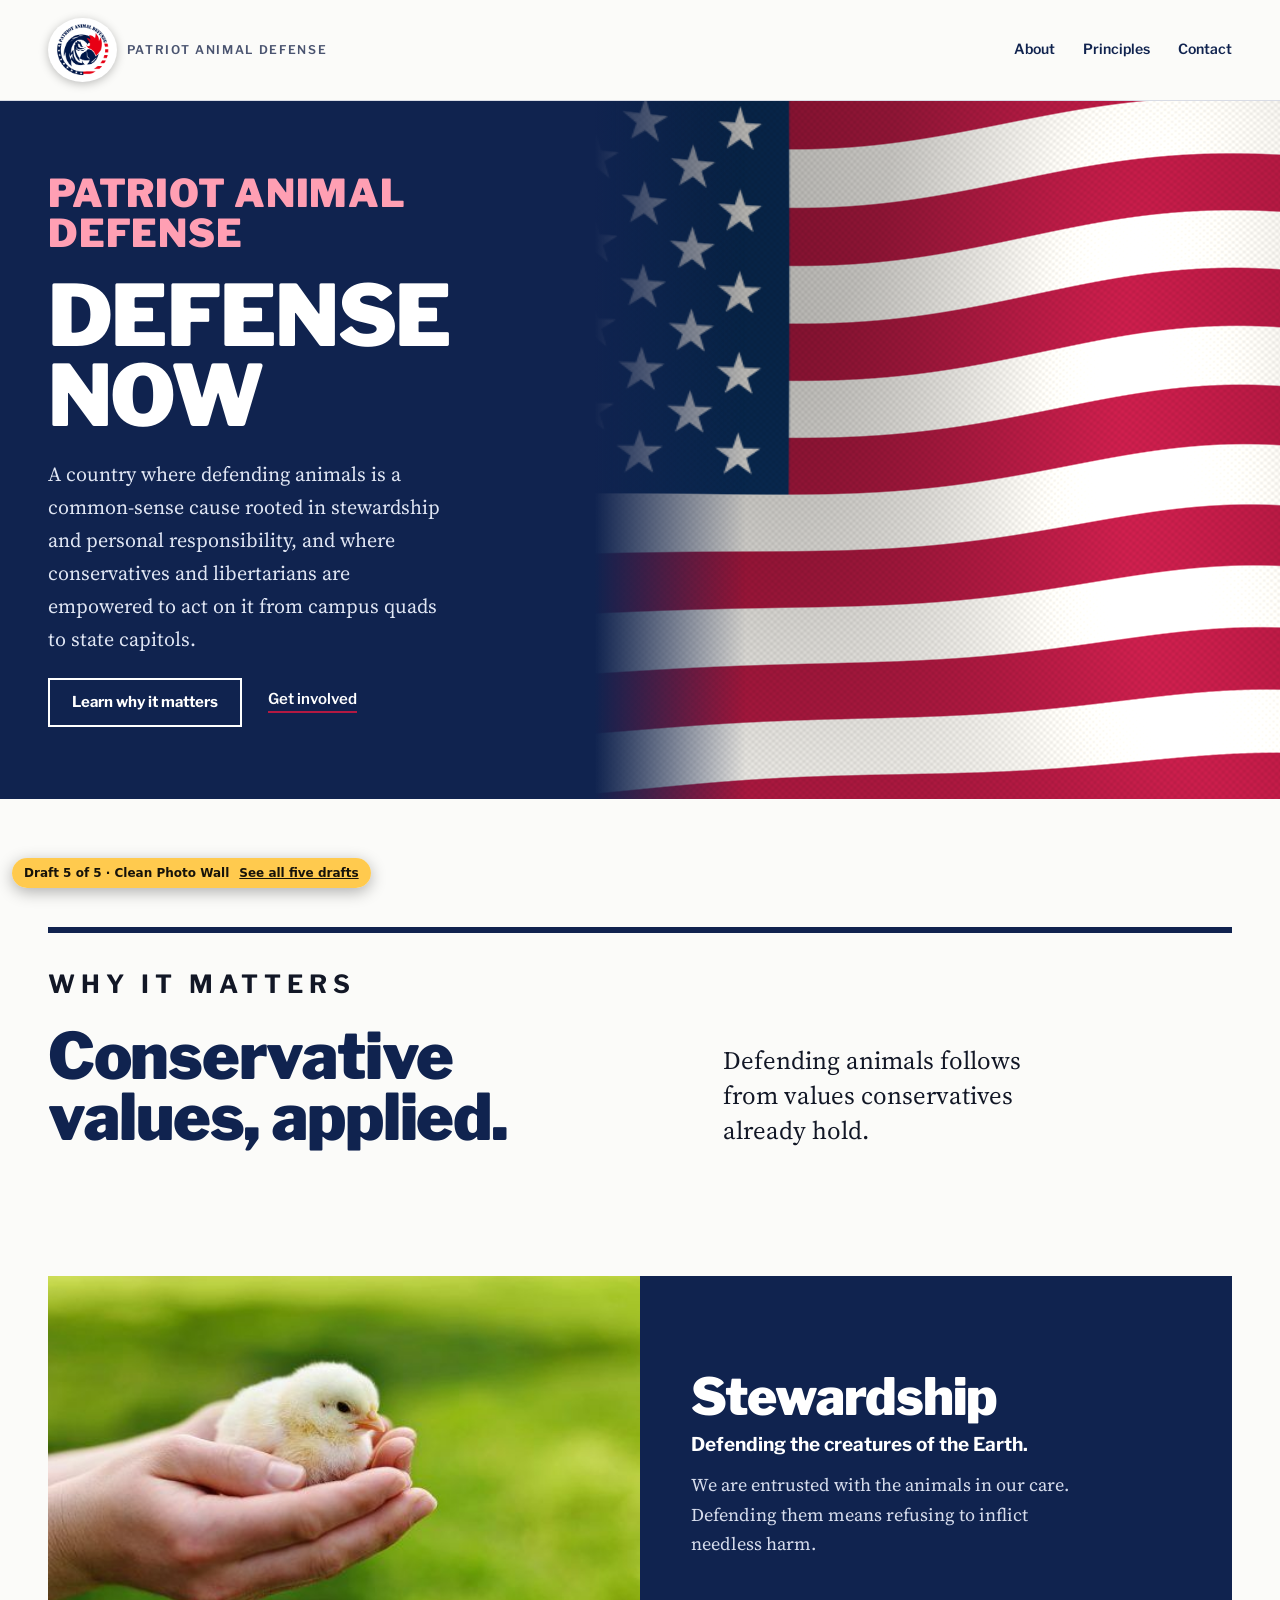
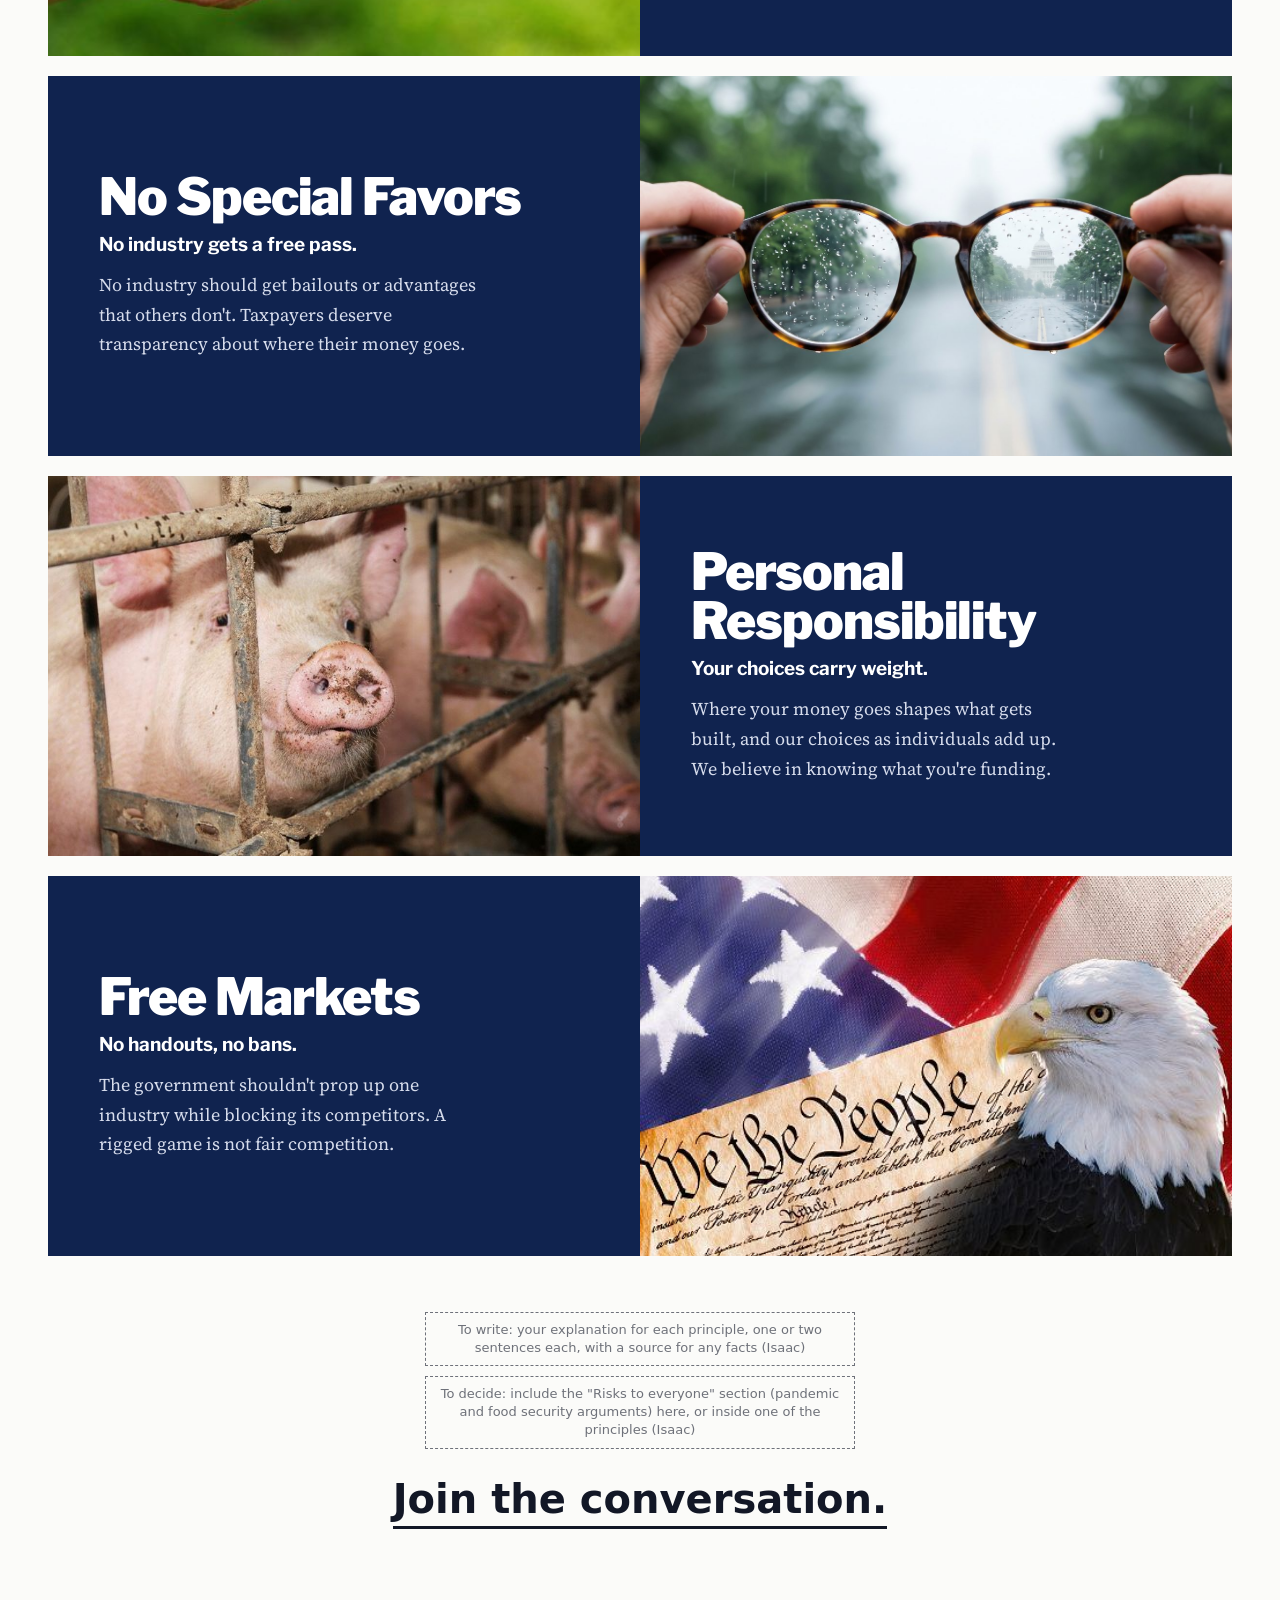
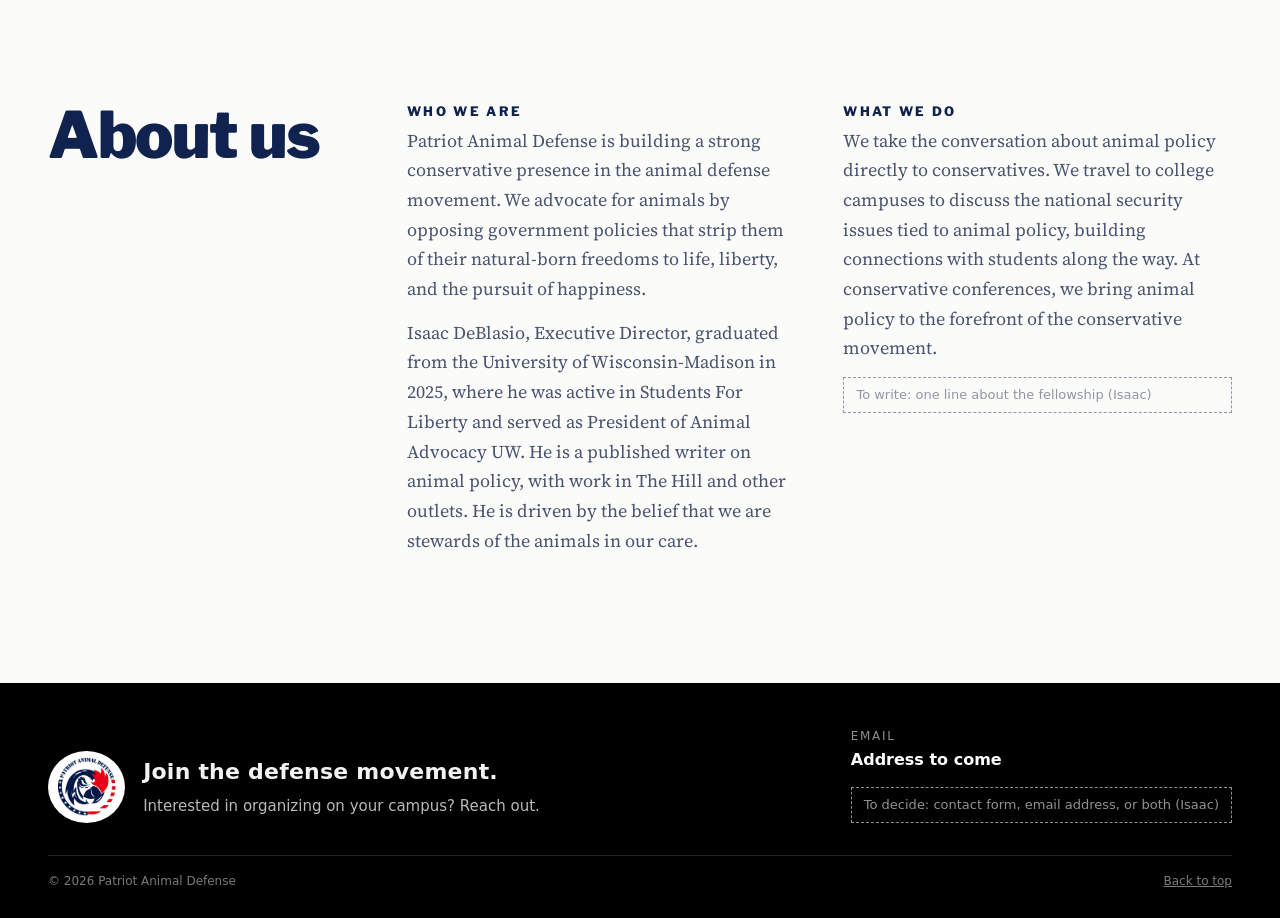
<file: drafts/d5.html>
<!doctype html>
<html lang="en">
<head>
<meta charset="utf-8">
<meta name="viewport" content="width=device-width, initial-scale=1, viewport-fit=cover">
<title>PAD Draft 5: Clean Photo Wall</title>
<link rel="stylesheet" href="https://fonts.googleapis.com/css2?family=Libre+Franklin:wght@600;800;900&family=Source+Serif+4:opsz,wght@8..60,400;8..60,600&display=swap">
<link rel="stylesheet" href="base.css">
<style>
/* Layout: the calm version. Split hero with the flag shown large and clear, white and navy sections, the photo wall as framed bands, quiet buttons. */
:root{--paper:#fbfbf9;--rule:#d9dce5;--navy:#10234f;--ink:#121726;--red:#b31942;--mist:#eef1f7;--muted:#4a5470;
 --disp:"Libre Franklin","Helvetica Neue",Arial,sans-serif;--body:"Source Serif 4",Georgia,serif;color-scheme:light}
body{background:var(--paper);color:var(--ink);font:400 18px/1.65 var(--body)}
.x{font-family:var(--disp);font-weight:900;letter-spacing:-.02em;line-height:.95}
.lbl{font:700 12px/1 var(--disp);letter-spacing:.24em;text-transform:uppercase;color:var(--red)}

header.site{background:var(--paper);border-bottom:1px solid var(--rule)}
header.site .in{max-width:1240px;margin:0 auto;display:flex;flex-wrap:wrap;align-items:center;gap:6px 28px;padding-block:18px}
header.site .brand{margin-right:auto;font:900 22px/1 var(--disp);letter-spacing:.04em;text-decoration:none;color:var(--navy);display:flex;align-items:center;gap:10px}
header.site .brand small{font:600 12px/1.2 var(--disp);letter-spacing:.14em;text-transform:uppercase;color:var(--muted)}
header.site a:not(.brand){font:600 14px/1 var(--disp);text-decoration:none;color:var(--navy);padding:6px 0;border-bottom:2px solid transparent}
header.site a:not(.brand):hover{border-color:var(--red)}

.hero{display:grid;grid-template-columns:minmax(0,1fr) minmax(0,1.15fr);min-height:600px;background:var(--navy);color:#fff}
.hero .txt{display:flex;flex-direction:column;justify-content:center;gap:22px;padding-block:72px}
.hero .lbl{color:#ff9fb3}
.hero h1{font-size:clamp(50px,6.6vw,100px);text-transform:uppercase}
.hero .vision{max-width:40ch;font-size:clamp(18px,1.7vw,20px);color:#dfe5f3}
.acts{display:flex;flex-wrap:wrap;gap:14px 26px;align-items:center}
.btn{display:inline-block;color:#fff;text-decoration:none;font:700 15px/1 var(--disp);padding:15px 22px;border:2px solid #fff;transition:background .2s,color .2s}
.btn:hover{background:#fff;color:var(--navy)}
.tl{font:600 15px/1 var(--disp);text-decoration:none;border-bottom:2px solid var(--red);padding-bottom:4px}
.flagbox{position:relative;isolation:isolate;overflow:hidden;min-height:360px}
.flagbox::after{content:"";position:absolute;inset:0;background:linear-gradient(90deg,var(--navy) 0,rgba(16,35,79,0) 22%)}

.why{padding-block:clamp(80px,10vw,128px)}
.why .in{max-width:1240px;margin:0 auto;display:grid;grid-template-columns:minmax(0,1.2fr) minmax(0,1fr);gap:24px 64px;align-items:end;border-top:6px solid var(--navy);padding-top:34px}
.why .lbl{grid-column:1/-1}
.why h2{font-size:clamp(36px,5vw,70px);color:var(--navy)}
.why p{font-size:clamp(20px,2.2vw,25px);line-height:1.4;max-width:28ch;color:var(--ink)}

.wall{list-style:none;margin:0 auto;padding:0;max-width:1240px;display:flex;flex-direction:column;gap:20px}
.band{position:relative;isolation:isolate;overflow:hidden;min-height:380px;display:grid;grid-template-columns:minmax(0,1fr) minmax(0,1fr);background:var(--navy);color:#fff}
.band .ph{position:relative;overflow:hidden;min-height:260px}
.band .ph img{position:absolute;inset:0;width:100%;height:100%;max-width:none;object-fit:cover;transition:transform 1.2s cubic-bezier(.2,.8,.2,1)}
.band:hover .ph img{transform:scale(1.04)}
.band .t{display:flex;flex-direction:column;justify-content:center;gap:12px;padding:clamp(28px,4vw,56px)}
.band:nth-child(even) .ph{order:2}
.band .n{font:700 12px/1 var(--disp);letter-spacing:.22em;text-transform:uppercase;color:#ff9fb3}
.band h3{font-size:clamp(32px,4vw,54px)}
.band .short{font:700 19px/1.3 var(--disp);color:#fff}
.band .long{color:#d6dcec;max-width:42ch}

.ab{padding-block:clamp(80px,10vw,128px)}
.ab .in{max-width:1240px;margin:0 auto;display:grid;grid-template-columns:minmax(0,.8fr) minmax(0,1fr) minmax(0,1fr);gap:28px 48px}
.ab h2{font-size:clamp(38px,5vw,64px);color:var(--navy)}
.ab p{color:var(--muted);max-width:56ch}.ab p+p{margin-top:14px}
.ab h4{margin:0 0 8px;font:800 13px/1 var(--disp);letter-spacing:.18em;text-transform:uppercase;color:var(--navy)}
.ab .todo{color:var(--muted)}
@media (max-width:899px){.hero{grid-template-columns:1fr}.flagbox{order:-1;min-height:300px}.flagbox::after{background:linear-gradient(0deg,var(--navy) 0,rgba(16,35,79,0) 30%)}.ab .in{grid-template-columns:1fr}}
@media (max-width:759px){.why .in,.band{grid-template-columns:1fr}.band:nth-child(even) .ph{order:0}header.site .brand small{display:none}}
.hero .name{font:900 clamp(24px,3vw,42px)/1.05 var(--disp);text-transform:uppercase;letter-spacing:.02em;color:#ff9fb3}
</style>
</head>
<body id="top">
<div class="draftbar g"><span>Draft 5 of 5 · Clean Photo Wall</span><a href="index.html">See all five drafts</a></div>

<header class="site g"><div class="in">
  <a class="brand logo" href="#top"><img src="img/pad-logo-360.png" alt="" width="360" height="334"> <small>Patriot Animal Defense</small></a>
  <a href="#about">About</a><a href="#principles">Principles</a><a href="#contact">Contact</a>
</div></header>

<section class="hero">
  <div class="txt g">
    <p class="name rv">Patriot Animal Defense</p>
    <h1 class="x rv d1">Defense Now</h1>
    <p class="vision rv d2">A country where defending animals is a common-sense cause rooted in stewardship and personal responsibility, and where conservatives and libertarians are empowered to act on it from campus quads to state capitols.</p>
    <div class="acts rv d3"><a class="btn" href="#principles">Learn why it matters</a><a class="tl" href="#contact">Get involved</a></div>
  </div>
  <div class="flagbox" aria-hidden="true"><canvas data-flag="0.75"></canvas></div>
</section>

<section class="why g" aria-labelledby="why"><div class="in">
  <p class="lbl rv">Why it matters</p>
  <h2 class="x rv d1" id="why">Conservative values, applied.</h2>
  <p class="rv d2">Defending animals follows from values conservatives already hold.</p>
</div></section>

<div class="g" id="principles"><ul class="wall" aria-label="Our principles">
  <li class="band rv"><div class="ph"><img src="img/stewardship-chick.jpg" alt="Hands holding a baby chick" style="object-position:40% 42%"></div>
    <div class="t"><h3 class="x">Stewardship</h3><p class="short">Defending the creatures of the Earth.</p><p class="long">We are entrusted with the animals in our care. Defending them means refusing to inflict needless harm.</p></div></li>
  <li class="band rv"><div class="ph"><img src="img/special-favors-capitol.jpg" alt="A hand holding up glasses toward the road ahead" style="object-position:50% 40%"></div>
    <div class="t"><h3 class="x">No Special Favors</h3><p class="short">No industry gets a free pass.</p><p class="long">No industry should get bailouts or advantages that others don't. Taxpayers deserve transparency about where their money goes.</p></div></li>
  <li class="band rv"><div class="ph"><img src="img/responsibility-aggag.jpg" alt="A pig looking out from behind the bars of a crate" style="object-position:58% 45%"></div>
    <div class="t"><h3 class="x">Personal Responsibility</h3><p class="short">Your choices carry weight.</p><p class="long">Where your money goes shapes what gets built, and our choices as individuals add up. We believe in knowing what you're funding.</p></div></li>
  <li class="band rv"><div class="ph"><img src="img/free-markets.jpg" alt="A bald eagle beside the American flag and the Constitution" style="object-position:30% 40%"></div>
    <div class="t"><h3 class="x">Free Markets</h3><p class="short">No handouts, no bans.</p><p class="long">The government shouldn't prop up one industry while blocking its competitors. A rigged game is not fair competition.</p></div></li>
</ul></div>

<section class="closer g"><div class="in"><span class="todo">To write: your explanation for each principle, one or two sentences each, with a source for any facts (Isaac)</span><span class="todo">To decide: include the "Risks to everyone" section (pandemic and food security arguments) here, or inside one of the principles (Isaac)</span><p class="closing rv"><a href="#contact">Join the conversation.</a></p></div></section>

<section class="ab g" id="about" aria-labelledby="ab"><div class="in">
  <h2 class="x rv" id="ab">About us</h2>
  <div class="rv d1"><h4>Who we are</h4>
    <p>Patriot Animal Defense is building a strong conservative presence in the animal defense movement. We advocate for animals by opposing government policies that strip them of their natural-born freedoms to life, liberty, and the pursuit of happiness.</p>
    <p>Isaac DeBlasio, Executive Director, graduated from the University of Wisconsin-Madison in 2025, where he was active in Students For Liberty and served as President of Animal Advocacy UW. He is a published writer on animal policy, with work in The Hill and other outlets. He is driven by the belief that we are stewards of the animals in our care.</p></div>
  <div class="rv d2"><h4>What we do</h4>
    <p>We take the conversation about animal policy directly to conservatives. We travel to college campuses to discuss the national security issues tied to animal policy, building connections with students along the way. At conservative conferences, we bring animal policy to the forefront of the conservative movement.</p>
    <span class="todo">To write: one line about the fellowship (Isaac)</span></div>
</div></section>

<footer class="contact g" id="contact">
  <div class="row">
    <div class="cl"><img class="flogo" src="img/pad-logo-360.png" alt="" width="360" height="334"><div><h2>Join the defense movement.</h2><p>Interested in organizing on your campus? Reach out.</p></div></div>
    <div><p class="mail"><span>Email</span>Address to come</p><span class="todo">To decide: contact form, email address, or both (Isaac)</span></div>
  </div>
  <div class="fine"><span>&copy; 2026 Patriot Animal Defense</span><a href="#top">Back to top</a></div>
</footer>
<script src="pad.js"></script>
</body>
</html>
</file>
<file: styles.css>
/* Patriot Animal Defense site styles.
   Colors and fonts are set once here in :root. Change a value here and it changes everywhere. */
:root {
  --paper: #f7f8fa;   /* page background */
  --ink: #14213d;     /* main text */
  --muted: #4a5672;   /* secondary text */
  --red: #b3202c;     /* accent: buttons, card tops */
  --navy: #1b2a4e;    /* hero and contact background */
  --line: #d5dae5;    /* borders */
  --card: #ffffff;    /* card background */
  --onnavy: #f3f5f9;  /* text on navy */
  --fieldline: #7d8bb0; /* form field borders on navy (4:1 contrast, so the boxes are easy to see) */
  --display: "Barlow Condensed", "Arial Narrow", Impact, sans-serif;
  --body: "Source Serif 4", Georgia, serif;
  --ui: "Barlow", "Helvetica Neue", Arial, sans-serif;
}

* { box-sizing: border-box; }

/* Keyboard focus: a thick outline on whatever has focus. Dark on light areas, light on navy areas. */
:focus-visible { outline: 3px solid var(--ink); outline-offset: 2px; }
.hero :focus-visible, .contact :focus-visible { outline-color: var(--onnavy); }
main:focus { outline: none; }

/* "Skip to main content" link: hidden until a keyboard user presses Tab */
.skip { position: absolute; left: 8px; top: -100px; z-index: 10; background: var(--navy); color: var(--onnavy); font: 600 15px/1 var(--ui); padding: 12px 16px; border-radius: 3px; text-decoration: none; }
.skip:focus { top: 8px; }
body { margin: 0; background: var(--paper); color: var(--ink); font: 17px/1.6 var(--body); }
img { max-width: 100%; }
.wrap { max-width: 1080px; margin: 0 auto; padding-left: 16px; padding-right: 16px; }

/* Draft banner: delete the <div class="draft"> line in each page before launch */
.draft { background: var(--red); color: #fff; font: 600 13px/1 var(--ui); letter-spacing: .06em; text-transform: uppercase; text-align: center; padding-block: 8px; }

/* Navigation */
nav { border-bottom: 1px solid var(--line); }
nav .wrap { display: flex; flex-wrap: wrap; gap: 12px 24px; align-items: center; justify-content: space-between; padding-block: 14px; }
.logo { font: 800 22px/1 var(--display); letter-spacing: .04em; text-transform: uppercase; color: inherit; text-decoration: none; display: flex; align-items: center; gap: 8px; }
.logo .star { color: var(--red); }
nav ul { list-style: none; margin: 0; padding: 0; display: flex; flex-wrap: wrap; gap: 18px; font: 600 15px/1 var(--ui); }
nav a { color: inherit; text-decoration: none; }
nav a:hover, nav a:focus-visible, nav a[aria-current="page"] { color: var(--red); }

/* Hero */
.hero { background: var(--navy); color: var(--onnavy); position: relative; overflow: hidden; }
.hero::after { content: ""; position: absolute; inset: auto 0 0 0; height: 10px; background: repeating-linear-gradient(90deg, var(--red) 0 40px, #fff 40px 80px); }
.hero .wrap { padding-block: 64px 72px; display: grid; gap: 20px; }
.hero.small .wrap { padding-block: 44px 52px; }
.eyebrow { font: 600 14px/1 var(--ui); letter-spacing: .14em; text-transform: uppercase; color: #f0a3a9; }
h1 { font: 800 clamp(56px, 11vw, 120px)/.9 var(--display); text-transform: uppercase; margin: 0; text-wrap: balance; }
.hero.small h1 { font-size: clamp(44px, 8vw, 80px); }
.vision { max-width: 62ch; font-size: clamp(18px, 2.2vw, 21px); color: #d7ddea; margin: 0; }

/* Buttons */
.btns { display: flex; flex-wrap: wrap; gap: 12px; margin-top: 8px; }
.btn { font: 600 16px/1 var(--ui); padding: 14px 22px; border-radius: 3px; border: 0; cursor: pointer; text-decoration: none; display: inline-block; }
.btn.primary { background: var(--red); color: #fff; }
.btn.ghost { border: 2px solid #fff; color: #fff; }

/* Sections */
section { padding-block: 56px; }
.band { border-top: 1px solid var(--line); }
h2 { font: 800 clamp(32px, 5vw, 48px)/1 var(--display); text-transform: uppercase; margin: 0 0 12px; text-wrap: balance; }
.lede { color: var(--muted); max-width: 60ch; margin: 0 0 28px; }
.text { max-width: 68ch; }

/* Principle cards (home page) */
.cards { display: grid; grid-template-columns: repeat(4, minmax(0, 1fr)); gap: 16px; }
@media (max-width: 860px) { .cards { grid-template-columns: repeat(2, minmax(0, 1fr)); } }
@media (max-width: 480px) { .cards { grid-template-columns: 1fr; } }
.card { background: var(--card); border: 1px solid var(--line); border-top: 4px solid var(--red); padding: 20px; text-decoration: none; color: inherit; display: grid; gap: 8px; align-content: start; }
.card:hover, .card:focus-visible { border-color: var(--ink); border-top-color: var(--red); }
.card .n { font: 600 13px/1 var(--ui); letter-spacing: .12em; text-transform: uppercase; color: var(--red); }
.card h3 { font: 800 26px/1 var(--display); text-transform: uppercase; margin: 0; }
.card p { margin: 0; color: var(--muted); font-size: 16px; }
.card .go { font: 600 14px/1 var(--ui); margin-top: 6px; }

/* About layout */
.about { display: grid; grid-template-columns: minmax(0, 1.3fr) minmax(0, 1fr); gap: 40px; align-items: start; }
@media (max-width: 760px) { .about { grid-template-columns: 1fr; } }
.photo { aspect-ratio: 4/3; max-width: 100%; background: repeating-linear-gradient(135deg, var(--line) 0 12px, transparent 12px 24px); border: 1px solid var(--line); display: grid; place-items: center; font: 600 14px/1.3 var(--ui); color: var(--muted); text-align: center; padding: 16px; }

/* Why It Matters sections */
.why { display: grid; gap: 36px; max-width: 720px; }
.why article { display: grid; gap: 6px; padding-left: 18px; border-left: 3px solid var(--red); scroll-margin-top: 24px; }
.why h2 { font-size: clamp(26px, 4vw, 34px); margin: 0; }
.why .long { font-weight: 600; margin: 0; }

/* "To write" placeholders: delete each one once Isaac's text is in */
.todo { font: 500 14px/1.4 var(--ui); color: var(--muted); background: var(--card); border: 1px dashed var(--muted); padding: 8px 10px; margin: 0; }

/* Contact */
.contact { background: var(--navy); color: var(--onnavy); }
.contact .lede { color: #d7ddea; }
form { display: grid; gap: 12px; max-width: 520px; }
label { font: 600 14px/1 var(--ui); display: grid; gap: 6px; }
input, textarea { font: 16px var(--ui); padding: 12px; border: 1px solid var(--fieldline); border-radius: 3px; background: #0f1830; color: #fff; }

footer { font: 500 14px/1.4 var(--ui); color: var(--muted); padding-block: 24px; border-top: 1px solid var(--line); }

@media (prefers-reduced-motion: reduce) { * { transition: none !important; scroll-behavior: auto !important; } }
@media (prefers-reduced-motion: no-preference) { html { scroll-behavior: smooth; } }
</file>
<file: drafts/base.css>
/* Shared by all five drafts: reset, gutters, reveals, draft bar, to-write markers, contact. */
*,*::before,*::after{box-sizing:border-box;min-width:0}
html{scroll-behavior:smooth;-webkit-text-size-adjust:100%}
@media (prefers-reduced-motion:reduce){html{scroll-behavior:auto}}
body{margin:0;overflow-x:clip}
img,video,canvas{max-width:100%;display:block}
a{color:inherit}
a:focus-visible,button:focus-visible{outline:3px solid #ffc845;outline-offset:3px}
h1,h2,h3,p{margin:0}
h1,h2,h3{text-wrap:balance}
.g{padding-left:max(20px,env(safe-area-inset-left,0px));padding-right:max(20px,env(safe-area-inset-right,0px))}
@media (min-width:760px){.g{padding-left:max(48px,env(safe-area-inset-left,0px));padding-right:max(48px,env(safe-area-inset-right,0px))}}
canvas[data-flag]{position:absolute;inset:0;width:100%;height:100%;max-width:none;z-index:-2}

/* reveal on scroll (only when motion is allowed and JS ran) */
.mo .rv{opacity:0;transform:translateY(30px);transition:opacity .8s cubic-bezier(.2,.8,.2,1),transform .8s cubic-bezier(.2,.8,.2,1)}
.mo .rv.d1{transition-delay:.1s}.mo .rv.d2{transition-delay:.2s}.mo .rv.d3{transition-delay:.3s}
.mo .rv.shown{opacity:1;transform:none}

/* thin bar that says which draft this is */
.draftbar{position:fixed;z-index:50;left:max(12px,env(safe-area-inset-left,0px));bottom:max(12px,env(safe-area-inset-bottom,0px));display:flex;gap:10px;align-items:center;padding:8px 12px!important;border-radius:999px;background:rgba(255,200,69,.95);color:#16130a;font:600 12px/1.2 system-ui,sans-serif;box-shadow:0 4px 16px rgba(0,0,0,.3)}
.draftbar a{font-weight:700;color:#16130a}

/* text Isaac still has to write */
.todo{display:block;margin-top:14px;padding:8px 12px;border:1px dashed currentColor;opacity:.6;font:500 13px/1.4 system-ui,sans-serif;max-width:52ch}

/* contact: small, black, at the very bottom (Isaac's pick) */
.contact{background:#000;color:#f2f2f2;padding-block:44px 28px;font:400 15px/1.55 system-ui,sans-serif}
.contact .row{display:flex;flex-wrap:wrap;gap:18px 48px;align-items:flex-end;justify-content:space-between;max-width:1200px;margin-inline:auto}
.contact h2{font-size:22px;letter-spacing:.01em;margin-bottom:6px}
.contact p{color:#b9b9b9}
.contact .mail{font-weight:600;color:#fff;font-size:16px}
.contact .mail span{display:block;font-weight:400;font-size:12px;letter-spacing:.14em;text-transform:uppercase;color:#8d8d8d;margin-bottom:2px}
.contact .fine{max-width:1200px;margin:32px auto 0;padding-top:16px;border-top:1px solid #222;display:flex;flex-wrap:wrap;gap:6px 24px;justify-content:space-between;font-size:12px;color:#7a7a7a}

/* Isaac's logo (Oct 28). Its navy lettering needs a light disc behind it on dark backgrounds. */
.brand.logo{display:flex;align-items:center;gap:12px;line-height:0}
.brand.logo img{height:64px;width:auto;background:#fff;border-radius:50%;padding:3px;box-shadow:0 2px 10px rgba(0,0,0,.25)}
@media (max-width:640px){.brand.logo img{height:50px}}
.contact .cl{display:flex;align-items:center;gap:18px}
.contact .flogo{height:72px;width:auto;background:#fff;border-radius:50%;padding:3px;flex:none}

/* closing line from Isaac's doc, plus his remaining to-write items */
.closer{padding-block:56px;text-align:center}
.closer .in{max-width:760px;margin:0 auto;display:flex;flex-direction:column;align-items:center;gap:10px}
.closer .todo{margin-top:0}
.closing{margin-top:18px;font:800 clamp(26px,4vw,40px)/1.1 system-ui,sans-serif}
.closing a{text-decoration:none;border-bottom:3px solid currentColor;padding-bottom:4px}
</file>
